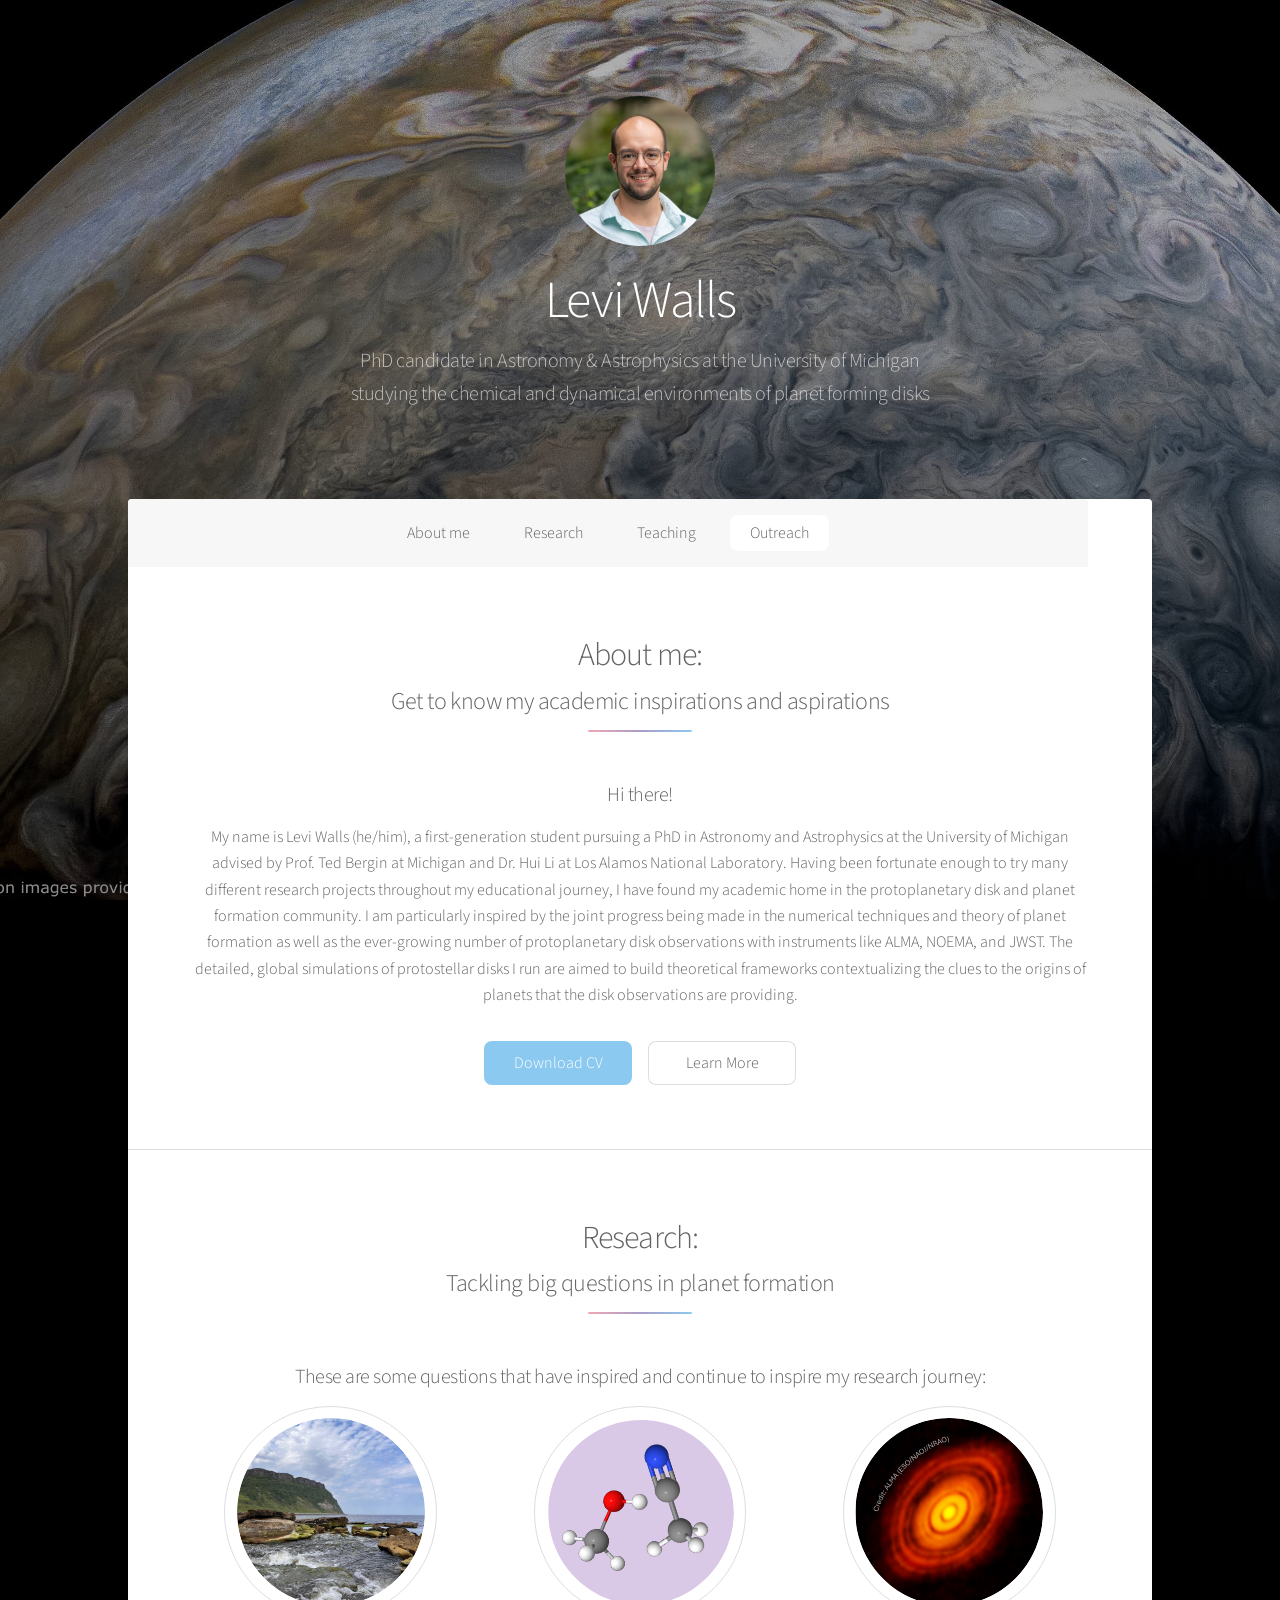
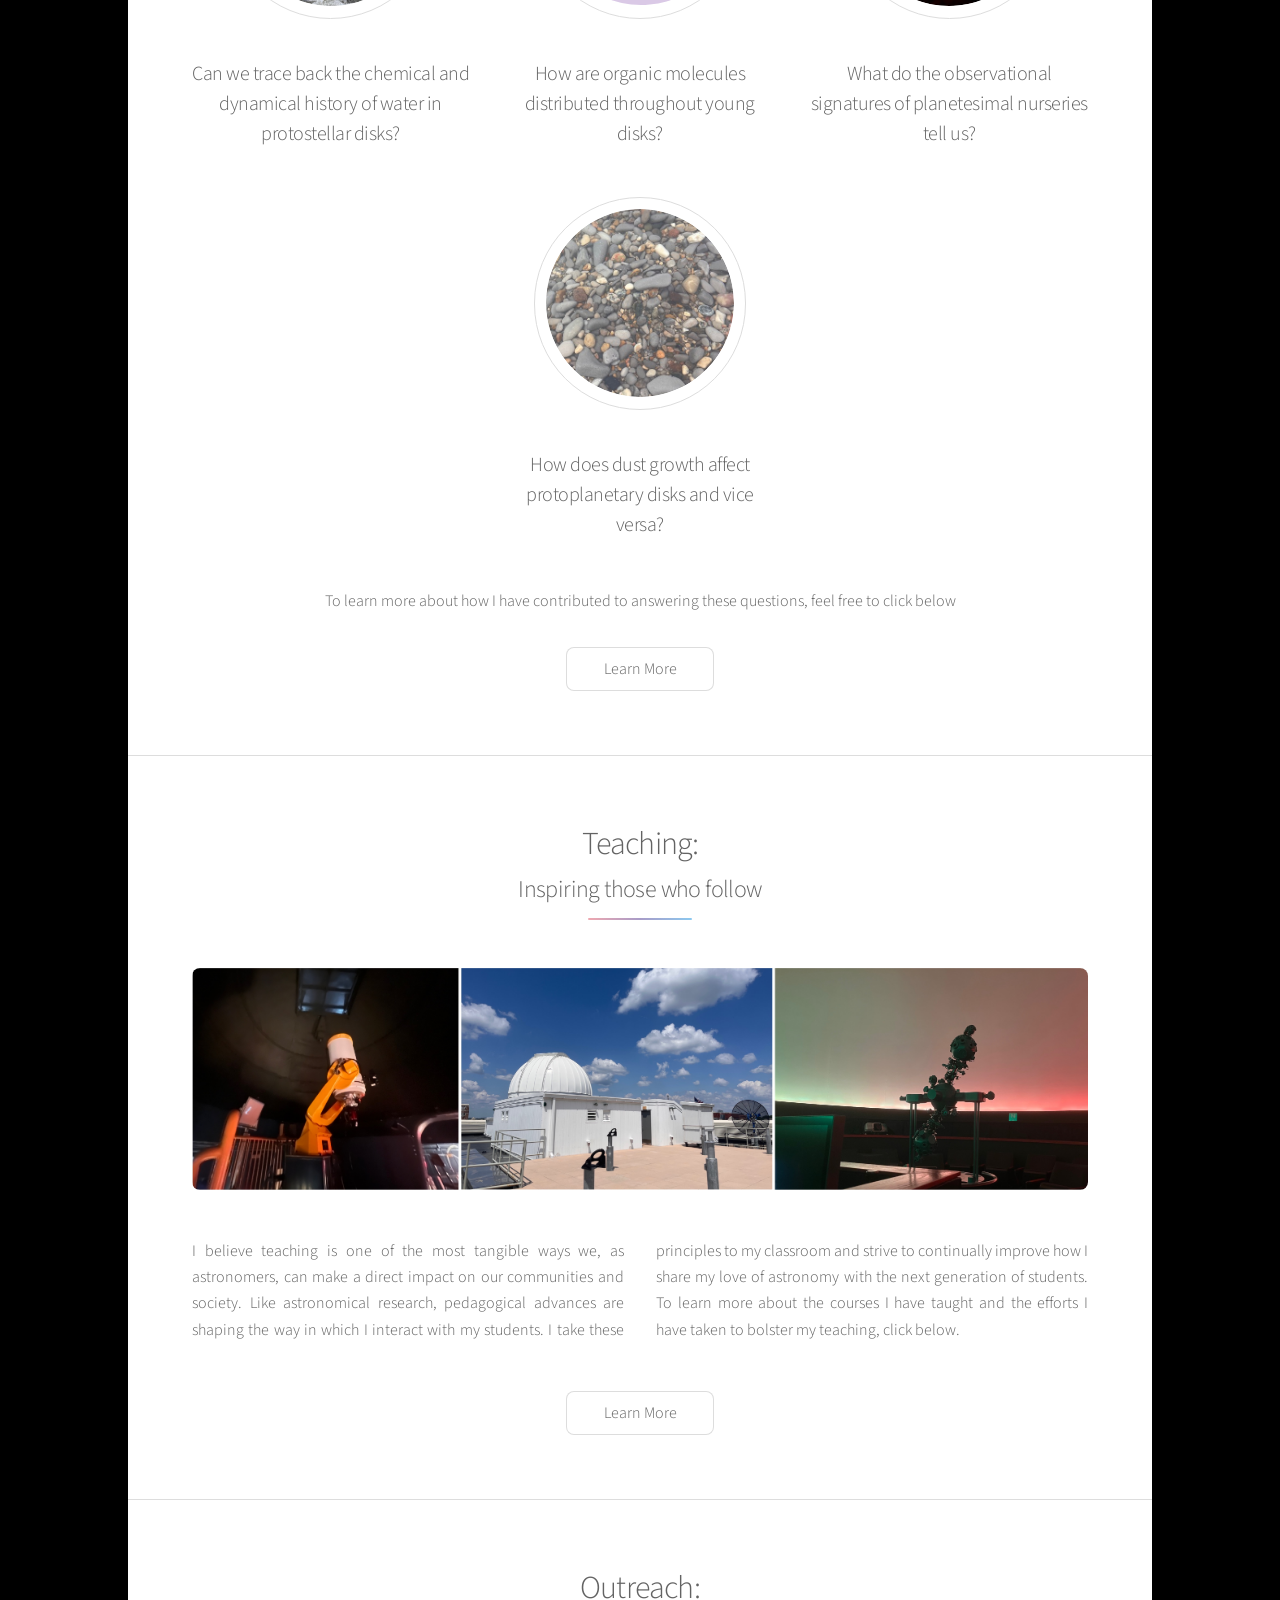
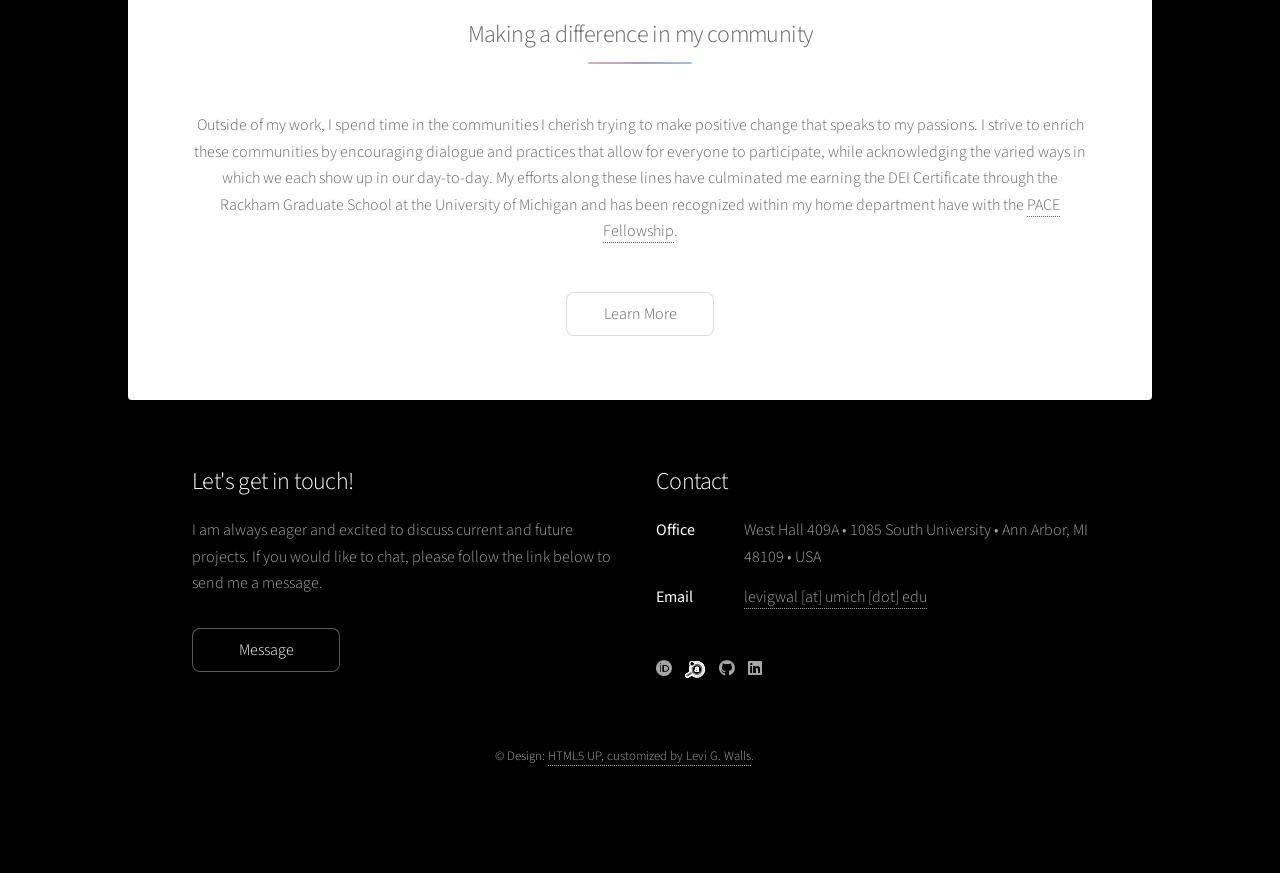
<file: index.html>
<!DOCTYPE HTML>
<!--
	Stellar by HTML5 UP
	html5up.net | @ajlkn
	Free for personal and commercial use under the CCA 3.0 license (html5up.net/license)
-->
<html>
	<head>
		<title>Levi Walls</title>
		<meta charset="utf-8" />
		<meta name="viewport" content="width=device-width, initial-scale=1, user-scalable=no" />
		<meta name="theme-color" content="#000000" />
		<link rel="stylesheet" href="assets/css/main.css" />
		<noscript><link rel="stylesheet" href="assets/css/noscript.css" /></noscript>
	</head>
	<body class="is-preload">

		<!-- Wrapper -->
			<div id="wrapper">

				<!-- Header -->
					<header id="header" class="alt">
						<span class="logo"><img src="images/face.svg" alt="" style="width: 150px; height: auto;" /></span>
						<h1>Levi Walls</I></h1>
						<p>PhD candidate in Astronomy & Astrophysics at the University of Michigan<br />
						studying the chemical and dynamical environments of planet forming disks</p>
					</header>

				<!-- Nav -->
					<nav id="nav">
						<ul>
							<li><a href="#AboutMe" class="active">About me</a></li>
							<li><a href="#Research">Research</a></li>
							<li><a href="#Teaching">Teaching </a></li>
							<li><a href="#Outreach">Outreach</a></li>
						</ul>
					</nav>

				<!-- Main -->
					<div id="main">

						<!-- Introduction -->
							<section id="AboutMe" class="main special">
									<header class="major with-subheader">
										<h2>About me:</h2>
										<p class="subheader">Get to know my academic inspirations and aspirations</p>
									</header>
									<div class="content">
									<h3>Hi there!</h3>
									<p> 
										My name is Levi Walls (he/him), a first-generation student pursuing a PhD in Astronomy and Astrophysics at the University of Michigan advised by Prof. Ted Bergin at Michigan and Dr. Hui Li at Los Alamos National Laboratory. 
										Having been fortunate enough to try many different research projects throughout my educational journey, I have found my academic home in the protoplanetary disk and planet formation community.
										I am particularly inspired by the joint progress being made in the numerical techniques and theory of planet formation as well as the ever-growing number of protoplanetary disk observations with instruments like ALMA, NOEMA, and JWST. 
										The detailed, global simulations of protostellar disks I run are aimed to build theoretical frameworks contextualizing the clues to the origins of planets that the disk observations are providing.
									</p>
											
									
									<ul class="actions special">
										<li><a href="files/WallsLevi_CV_Jul2026.pdf" class="button primary" download>Download CV</a></li> 
										<li><a href="aboutme.html" class="button">Learn More</a></li>
									</ul>


								</div>
							</section>

						<!-- First Section -->
							<section id="Research" class="main special">
								<header class="major with-subheader">
									<h2>Research:</h2>
									<p class="subheader">Tackling big questions in planet formation</p>
								</header>
								<h3>These are some questions that have inspired and continue to inspire my research journey: </h3>
								<ul class="features">
									<li>
										<!-- <span class="icon major style3 fa-copy"></span>-->
										<span class="icon major style5 custom-image-icon">
											<img src="images/scotland.svg" alt="" />
										</span>
										<h3>Can we trace back the chemical and dynamical history of water in protostellar disks?</h3>
									</li>
									<li>
										<!-- <span class="icon solid major style1 fa-code"></span> -->
										 <span class="icon major style5 custom-image-icon">
											<img src="images/coms.svg" alt="" />
										</span>
										<h3>How are organic molecules distributed throughout young disks?</h3>
									</li>
									<li>
										<span class="icon major style5 custom-image-icon">
											<img src="images/hltau.svg" alt="" />
										</span>
										<h3>What do the observational signatures of planetesimal nurseries tell us?</h3>
									</li>

									<li>
										<span class="icon major style5 custom-image-icon">
											<img src="images/mipebbles.svg" alt="" />
										</span>
										<h3>How does dust growth affect protoplanetary disks and vice versa?</h3>
									</li>
								</ul>
								<footer class="major">
									<p>To learn more about how I have contributed to answering these questions, feel free to click below</p>
									<ul class="actions special">
										<li><a href="research.html" class="button">Learn More</a></li>
									</ul>
								</footer>
							</section>

						<!-- Second Section -->
							<section id="Teaching" class="main special">
								<header class="major with-subheader">
									<h2>Teaching:</h2>
									<p class="subheader">Inspiring those who follow</p>
								</header>
								<span class="image main">
									<img src="images/angell.jpg" alt="Facilities used in teaching at Angell Hall. Left: 0.4 m Ritchey-Chretien reflector; Middle: Dome from the outside; Right: Zeiss ZKP 3/B projector in a 24-ft Astro-Tec dome" />
								</span>
								<p class="content">
									I believe teaching is one of the most tangible ways we, as astronomers, can make a direct impact on our communities and society. 
									Like astronomical research, pedagogical advances are shaping the way in which I interact with my students. 
									I take these principles to my classroom and strive to continually improve how I share my love of astronomy with the next generation of students.
									To learn more about the courses I have taught and the efforts I have taken to bolster my teaching, click below.
								</p>
								<footer class="major">
									<ul class="actions special">
										<li><a href="teaching.html" class="button">Learn More</a></li>
									</ul>
								</footer>
							</section>

						<!-- Get Started -->
							<section id="Outreach" class="main special">
								<header class="major with-subheader">
									<h2>Outreach:</h2>
									<p class="subheader">Making a difference in my community</p>
								</header>		
								
								<p>Outside of my work, I spend time in the communities I cherish trying to make positive change that speaks to my passions.
									I strive to enrich these communities by encouraging dialogue and practices that allow for everyone to participate, while acknowledging the varied ways in which we each show up in our day-to-day. 
									My efforts along these lines have culminated me earning the DEI Certificate through the Rackham Graduate School at the University of Michigan and has been recognized within my home department have with the <a href="https://rackham.umich.edu/faculty-and-staff/faculty-and-program-funding/pace-fellowship/" target="_blank" rel="noopener noreferrer">PACE Fellowship</a>.
								</p>						

								<footer class="major">
									<ul class="actions special">
										<!-- <li><a href="generic.html" class="button primary">Get Started</a></li> -->
										<li><a href="outreach.html" class="button">Learn More</a></li>
									</ul>
								</footer>
							</section>

					</div>

				<!-- Footer -->
					<footer id="footer">
						<section>
							<h2>Let's get in touch! </h2>
							<p>I am always eager and excited to discuss current and future projects. 
								If you would like to chat, please follow the link below to send me a message. </p>
							<ul class="actions">
								<li><a href="contact.html" class="button">Message</a></li>
							</ul>
						</section>
						<section>
							<h2>Contact</h2>
							<dl class="alt">
								<dt>Office</dt>
								<dd> West Hall 409A &bull; 1085 South University &bull; Ann Arbor, MI 48109 &bull; USA</dd>
								<!-- 
								<dt>Phone</dt>
								<dd>(000) 000-0000 x 0000</dd>
								-->
								<dt>Email</dt>
								<dd><a href="#">levigwal [at] umich [dot] edu</a></dd>
							</dl>
						<ul class="icons">
							<li><a href="https://orcid.org/0000-0001-6253-1630" class="icon brands fa-orcid" title="View my ORCID"><span class="label">ORCID</span></a></li>
							<li>
							<a href="https://ui.adsabs.harvard.edu/search/filter_author_facet_hier_fq_author=AND&filter_author_facet_hier_fq_author=author_facet_hier%3A%221%2FWalls%2C%20L%2FWalls%2C%20Levi%20G%22&fq=%7B!type%3Daqp%20v%3D%24fq_database%7D&fq=%7B!type%3Daqp%20v%3D%24fq_author%7D&fq_author=(author_facet_hier%3A%221%2FWalls%2C%20L%2FWalls%2C%20Levi%20G%22)&fq_database=(database%3Aastronomy%20OR%20database%3Aphysics)&q=author%3A%22Walls%2C%20L.G.%22&sort=date%20desc%2C%20bibcode%20desc&p_=0" title="Search my papers on NASA ADS" class="ads-link">
								<img src="images/ads_icon.svg" alt="ADS" class="ads-icon" />
							</a>
							</li>							
							<li><a href="https://github.com/walls032" class="icon brands fa-github" title="View my GitHub"><span class="label">GitHub</span></a></li>
							<li><a href="https://www.linkedin.com/in/levi-walls/" class="icon brands fa-linkedin" title="View my LinkedIn"><span class="label">LinkedIn</span></a></li>
						</ul>
						</section>
						<p class="copyright">&copy; Design: <a href="https://html5up.net">HTML5 UP, customized by Levi G. Walls</a>.</p>
					</footer>

			</div>

		<!-- Scripts -->
			<script src="assets/js/jquery.min.js"></script>
			<script src="assets/js/jquery.scrollex.min.js"></script>
			<script src="assets/js/jquery.scrolly.min.js"></script>
			<script src="assets/js/browser.min.js"></script>
			<script src="assets/js/breakpoints.min.js"></script>
			<script src="assets/js/util.js"></script>
			<script src="assets/js/main.js"></script>

	</body>
</html>
</file>
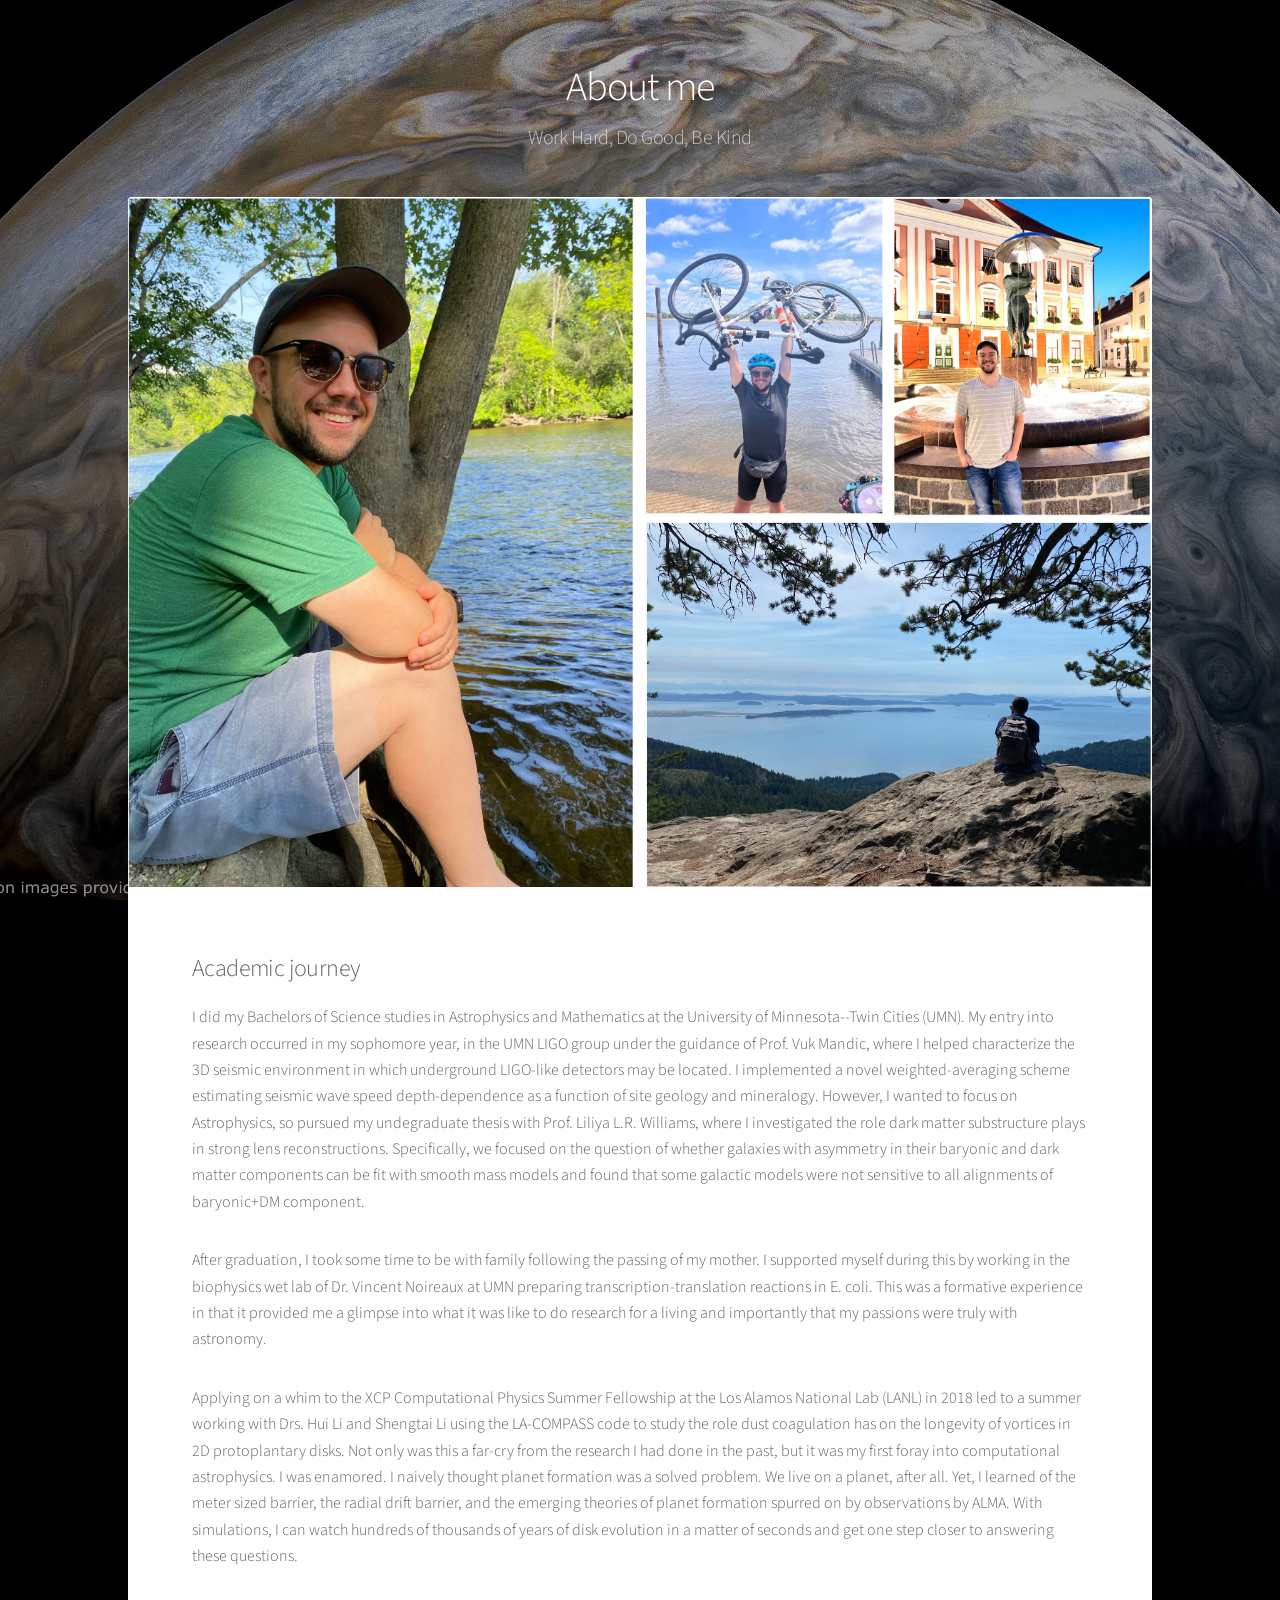
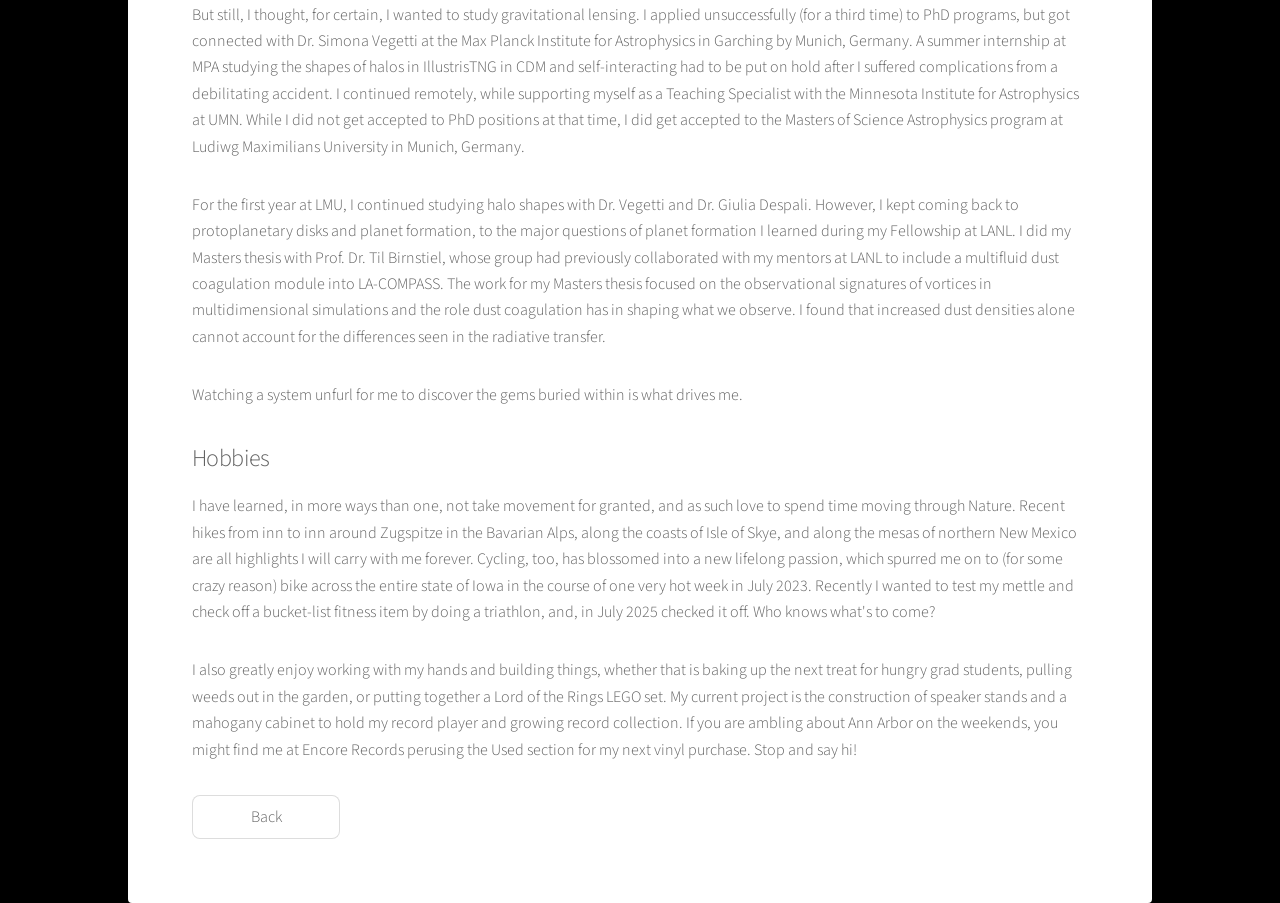
<file: aboutme.html>
<!DOCTYPE HTML>
<!--
	Stellar by HTML5 UP
	html5up.net | @ajlkn
	Free for personal and commercial use under the CCA 3.0 license (html5up.net/license)
-->
<html>
	<head>
		<title>Levi Walls | About Me</title>
		<meta charset="utf-8" />
		<meta name="viewport" content="width=device-width, initial-scale=1, user-scalable=no" />
		<meta name="theme-color" content="#000000" />
		<link rel="stylesheet" href="assets/css/main.css" />
		<noscript><link rel="stylesheet" href="assets/css/noscript.css" /></noscript>
	</head>
	<body class="is-preload">

		<!-- Wrapper -->
			<div id="wrapper">

				<!-- Header -->
					<header id="header">
						<h1>About me</h1>
						<p>Work Hard, Do Good, Be Kind</p>
					</header>

				<!-- Main -->
					<div id="main">

						<!-- Content -->
							<section id="content" class="main">
								<span class="image main">
									<img src="images/collage.jpg" alt="Collage of pictures with Levi. Left: By the Huron river; Top-left: Lifting bike over head after finishing RAGRBRAI; Top-right: Standing outside fountain in Tartu, Estonia city center; Bottom: Looking over islands near Puget Sound in Washington" />
								</span>
								
										<h2> Academic journey</h2>
										<p> I did my Bachelors of Science studies in Astrophysics and Mathematics at the University of Minnesota--Twin Cities (UMN). 
											My entry into research occurred in my sophomore year, in the UMN LIGO group under the guidance of Prof. Vuk Mandic, where I helped characterize the 3D seismic environment in which underground LIGO-like detectors may be located.  
											I implemented a novel weighted-averaging scheme estimating seismic wave speed depth-dependence as a function of site geology and mineralogy.
											However, I wanted to focus on Astrophysics, so pursued my undegraduate thesis with Prof. Liliya L.R. Williams, where I investigated the role dark matter substructure plays in strong lens reconstructions. 
											Specifically, we focused on the question of whether galaxies with asymmetry in their baryonic and dark matter components can be fit with smooth mass models and found that some galactic models were not sensitive to all alignments of baryonic+DM component.
 										</p>
										<p>
											After graduation, I took some time to be with family following the passing of my mother. 
											I supported myself during this by working in the biophysics wet lab of Dr. Vincent Noireaux at UMN preparing transcription-translation reactions in E. coli. 
											This was a formative experience in that it provided me a glimpse into what it was like to do research for a living and importantly that my passions were truly with astronomy.  
										</p>
										<p>	
											Applying on a whim to the XCP Computational Physics Summer Fellowship at the Los Alamos National Lab (LANL) in 2018 led to a summer working with Drs. Hui Li and Shengtai Li using the LA-COMPASS code to study the role dust coagulation has on the longevity of vortices in 2D protoplantary disks.
											Not only was this a far-cry from the research I had done in the past, but it was my first foray into computational astrophysics. I was enamored. 
											I naively thought planet formation was a solved problem. We live on a planet, after all. Yet, I learned of the meter sized barrier, the radial drift barrier, and the emerging theories of planet formation spurred on by observations by ALMA.
											With simulations, I can watch hundreds of thousands of years of disk evolution in a matter of seconds and get one step closer to answering these questions.
										</p>
										<p>	
											But still, I thought, for certain, I wanted to study gravitational lensing. 
											I applied unsuccessfully (for a third time) to PhD programs, but got connected with Dr. Simona Vegetti at the Max Planck Institute for Astrophysics in Garching by Munich, Germany.
											A summer internship at MPA studying the shapes of halos in IllustrisTNG in CDM and self-interacting had to be put on hold after I suffered complications from a debilitating accident. 
											I continued remotely, while supporting myself as a Teaching Specialist with the Minnesota Institute for Astrophysics at UMN. 
											While I did not get accepted to PhD positions at that time, I did get accepted to the Masters of Science Astrophysics program at Ludiwg Maximilians University in Munich, Germany.
										</p>
										<p>
											For the first year at LMU, I continued studying halo shapes with Dr. Vegetti and Dr. Giulia Despali.  However, I kept coming back to protoplanetary disks and planet formation, to the major questions of planet formation I learned during my Fellowship at LANL. 
											I did my Masters thesis with Prof. Dr. Til Birnstiel, whose group had previously collaborated with my mentors at LANL to include a multifluid dust coagulation module into LA-COMPASS. 
											The work for my Masters thesis focused on the observational signatures of vortices in multidimensional simulations and the role dust coagulation has in shaping what we observe. 
											I found that increased dust densities alone cannot account for the differences seen in the radiative transfer. 	
										</p>

										<p>	Watching a system unfurl for me to discover the gems buried within is what drives me.  
 										</p>

										<h2>Hobbies</h2>
										<p> 
											I have learned, in more ways than one, not take movement for granted, and as such love to spend time moving through Nature. Recent hikes from inn to inn around Zugspitze in the Bavarian Alps, along the coasts of Isle of Skye, and along the mesas of northern New Mexico are all highlights I will carry with me forever.
											Cycling, too, has blossomed into a new lifelong passion, which spurred me on to (for some crazy reason) bike across the entire state of Iowa in the course of one very hot week in July 2023. 
											Recently I wanted to test my mettle and check off a bucket-list fitness item by doing a triathlon, and, in July 2025 checked it off. Who knows what's to come? 
										</p>

										<p>
											I also greatly enjoy working with my hands and building things, whether that is baking up the next treat for hungry grad students, pulling weeds out in the garden, or putting together a Lord of the Rings LEGO set.
											My current project is the construction of speaker stands and a mahogany cabinet to hold my record player and growing record collection.
											If you are ambling about Ann Arbor on the weekends, you might find me at Encore Records perusing the Used section for my next vinyl purchase. Stop and say hi!
										</p>

										

										<h2></h2>


								<ul class="actions">
									<li><a href="index.html" class="button">Back</a></li>
								</ul>
							</section>

					</div>

		<!-- Scripts -->
			<script src="assets/js/jquery.min.js"></script>
			<script src="assets/js/jquery.scrollex.min.js"></script>
			<script src="assets/js/jquery.scrolly.min.js"></script>
			<script src="assets/js/browser.min.js"></script>
			<script src="assets/js/breakpoints.min.js"></script>
			<script src="assets/js/util.js"></script>
			<script src="assets/js/main.js"></script>

	</body>
</html>
</file>
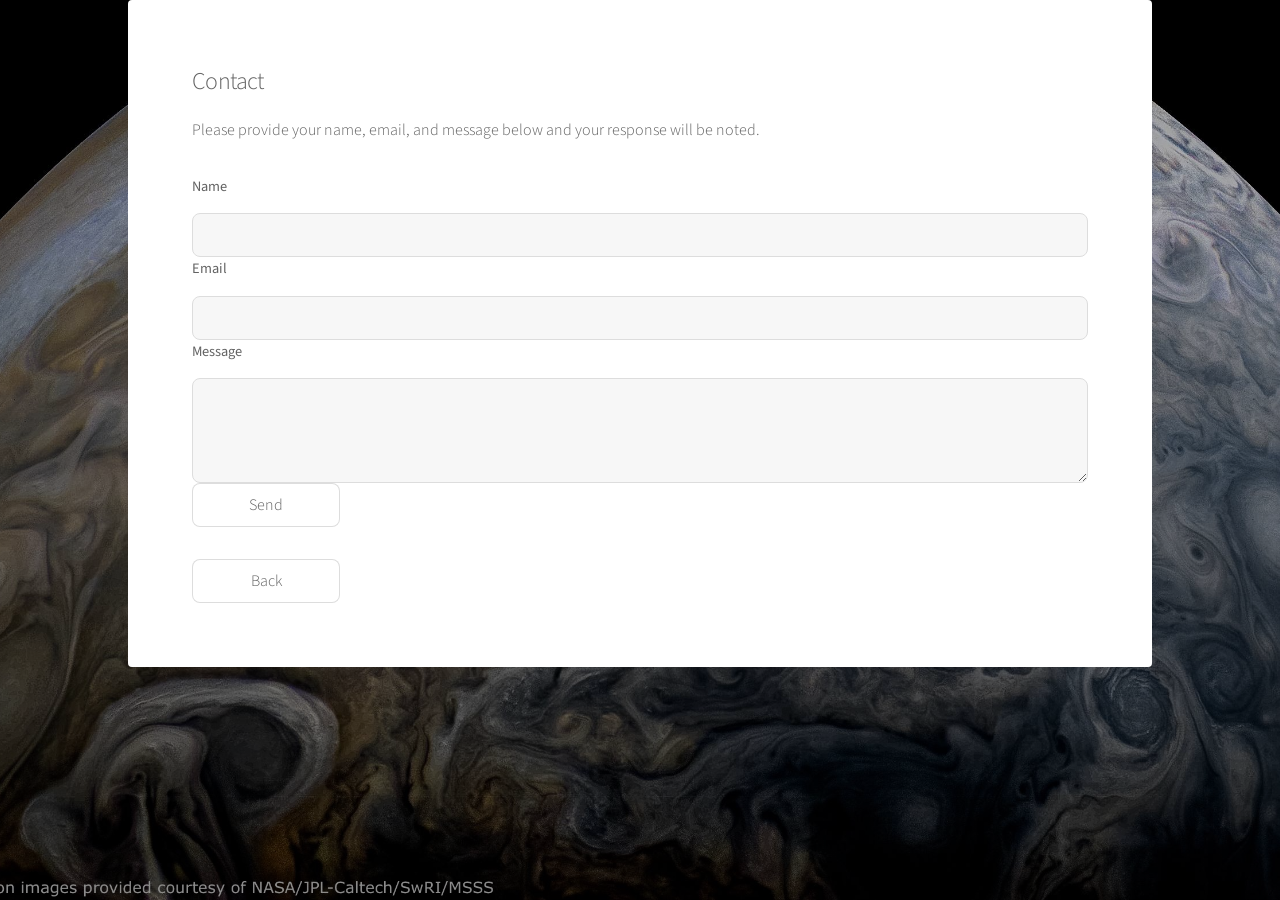
<file: contact.html>
<!DOCTYPE HTML>
<!--
	Stellar by HTML5 UP
	html5up.net | @ajlkn
	Free for personal and commercial use under the CCA 3.0 license (html5up.net/license)
-->
<html>
	<head>
		<title>Levi Walls | Contact</title>
		<meta charset="utf-8" />
		<meta name="viewport" content="width=device-width, initial-scale=1, user-scalable=no" />
		<meta name="theme-color" content="#000000" />
		<link rel="stylesheet" href="assets/css/main.css" />
		<noscript><link rel="stylesheet" href="assets/css/noscript.css" /></noscript>
	</head>
	<body class="is-preload">

		<!-- Wrapper -->
			<div id="wrapper">


				<!-- Main -->
					<div id="main">

						<!-- Content -->
                            <section id="content" class="main">
                                <h2>Contact</h2>
                                <p>Please provide your name, email, and message below and your response will be noted.</p>

                                <form method="post" action="https://formspree.io/f/xwvdwqla">
                                    <div class="fields">
                                        <div class="field">
                                            <label for="name">Name</label>
                                            <input type="text" name="name" id="name" />
                                        </div>
                                        <div class="field">
                                            <label for="email">Email</label>
                                            <input type="text" name="email" id="email" />
                                        </div>
                                        <div class="field">
                                            <label for="message">Message</label>
                                            <textarea name="message" id="message" rows="3"></textarea>
                                        </div>
                                    </div>
                                    <ul class="actions">
                                        <li><input type="submit" value="Send" /></li>
                                    </ul>
                                </form>

                                <ul class="actions">
                                <li><a href="index.html" class="button">Back</a></li>
                                </ul>
							</section>
					</div>


			</div>

		<!-- Scripts -->
			<script src="assets/js/jquery.min.js"></script>
			<script src="assets/js/jquery.scrollex.min.js"></script>
			<script src="assets/js/jquery.scrolly.min.js"></script>
			<script src="assets/js/browser.min.js"></script>
			<script src="assets/js/breakpoints.min.js"></script>
			<script src="assets/js/util.js"></script>
			<script src="assets/js/main.js"></script>

	</body>
</html>
</file>
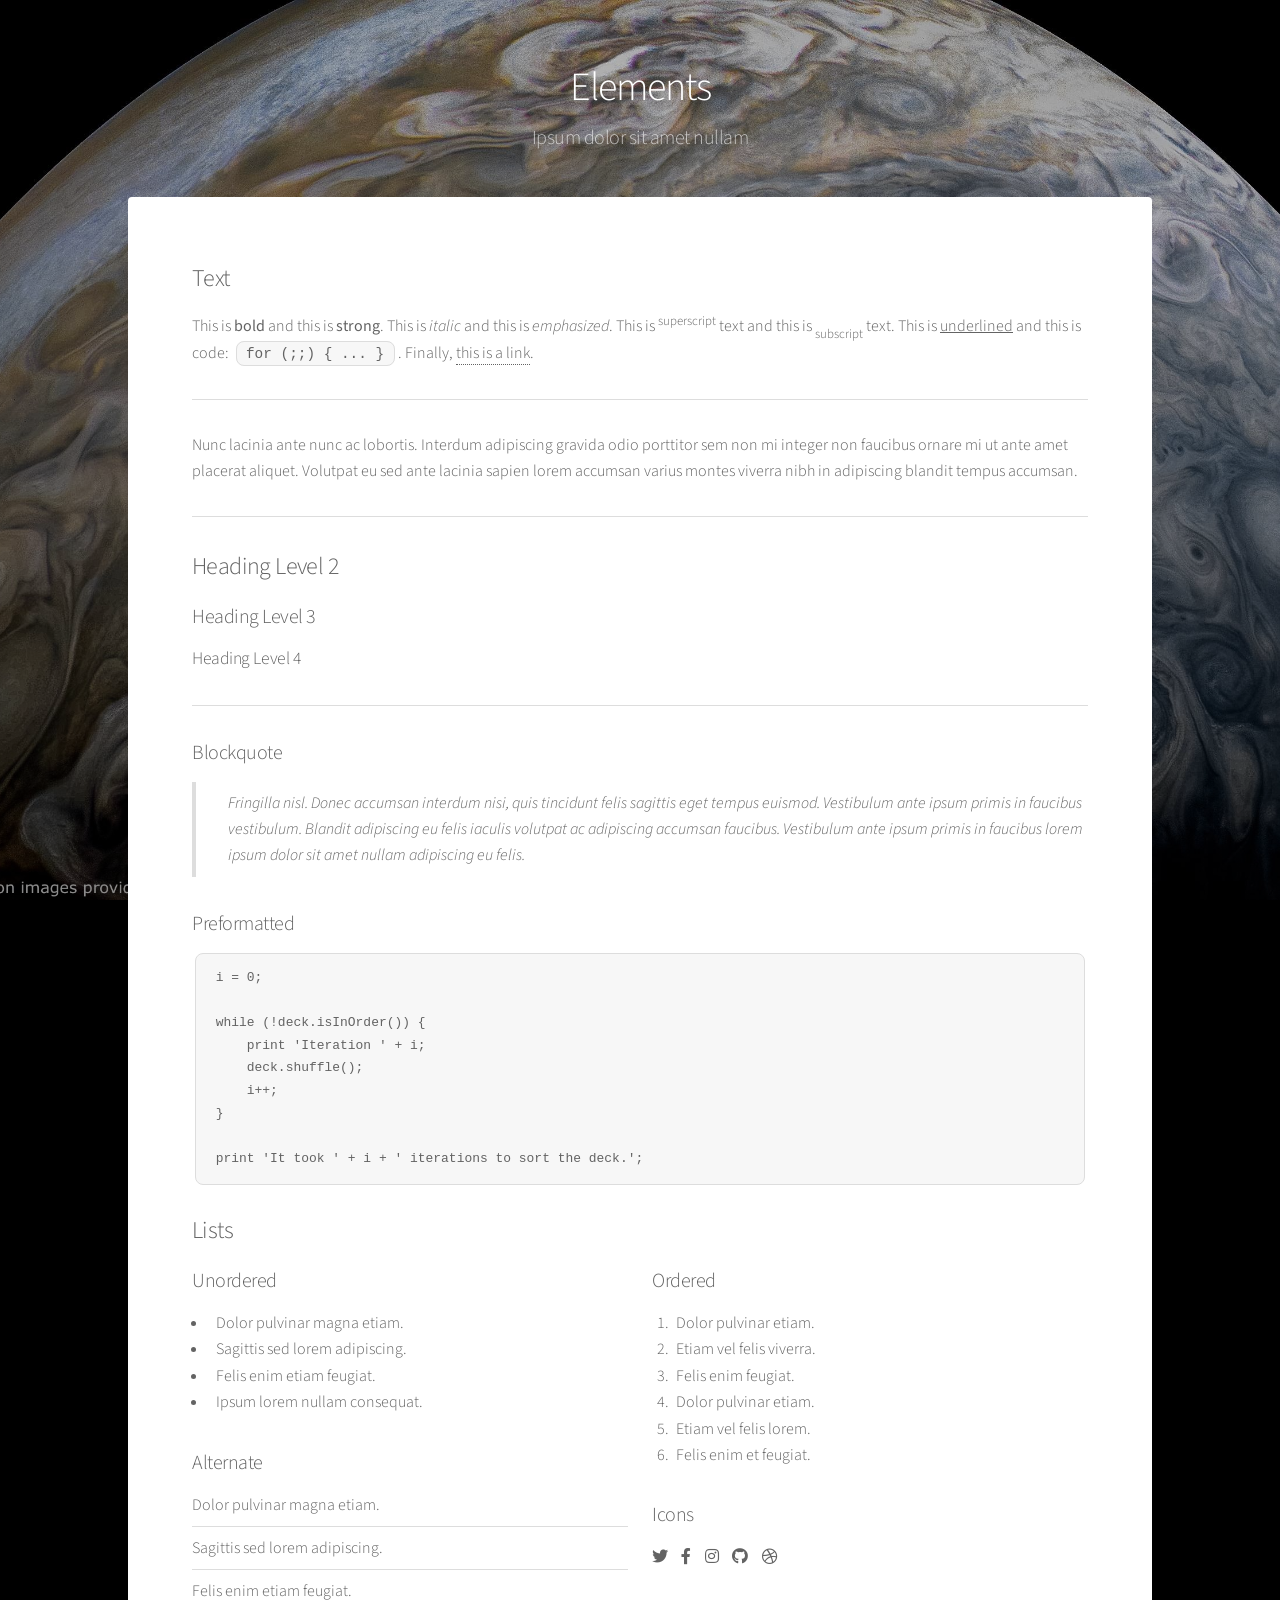
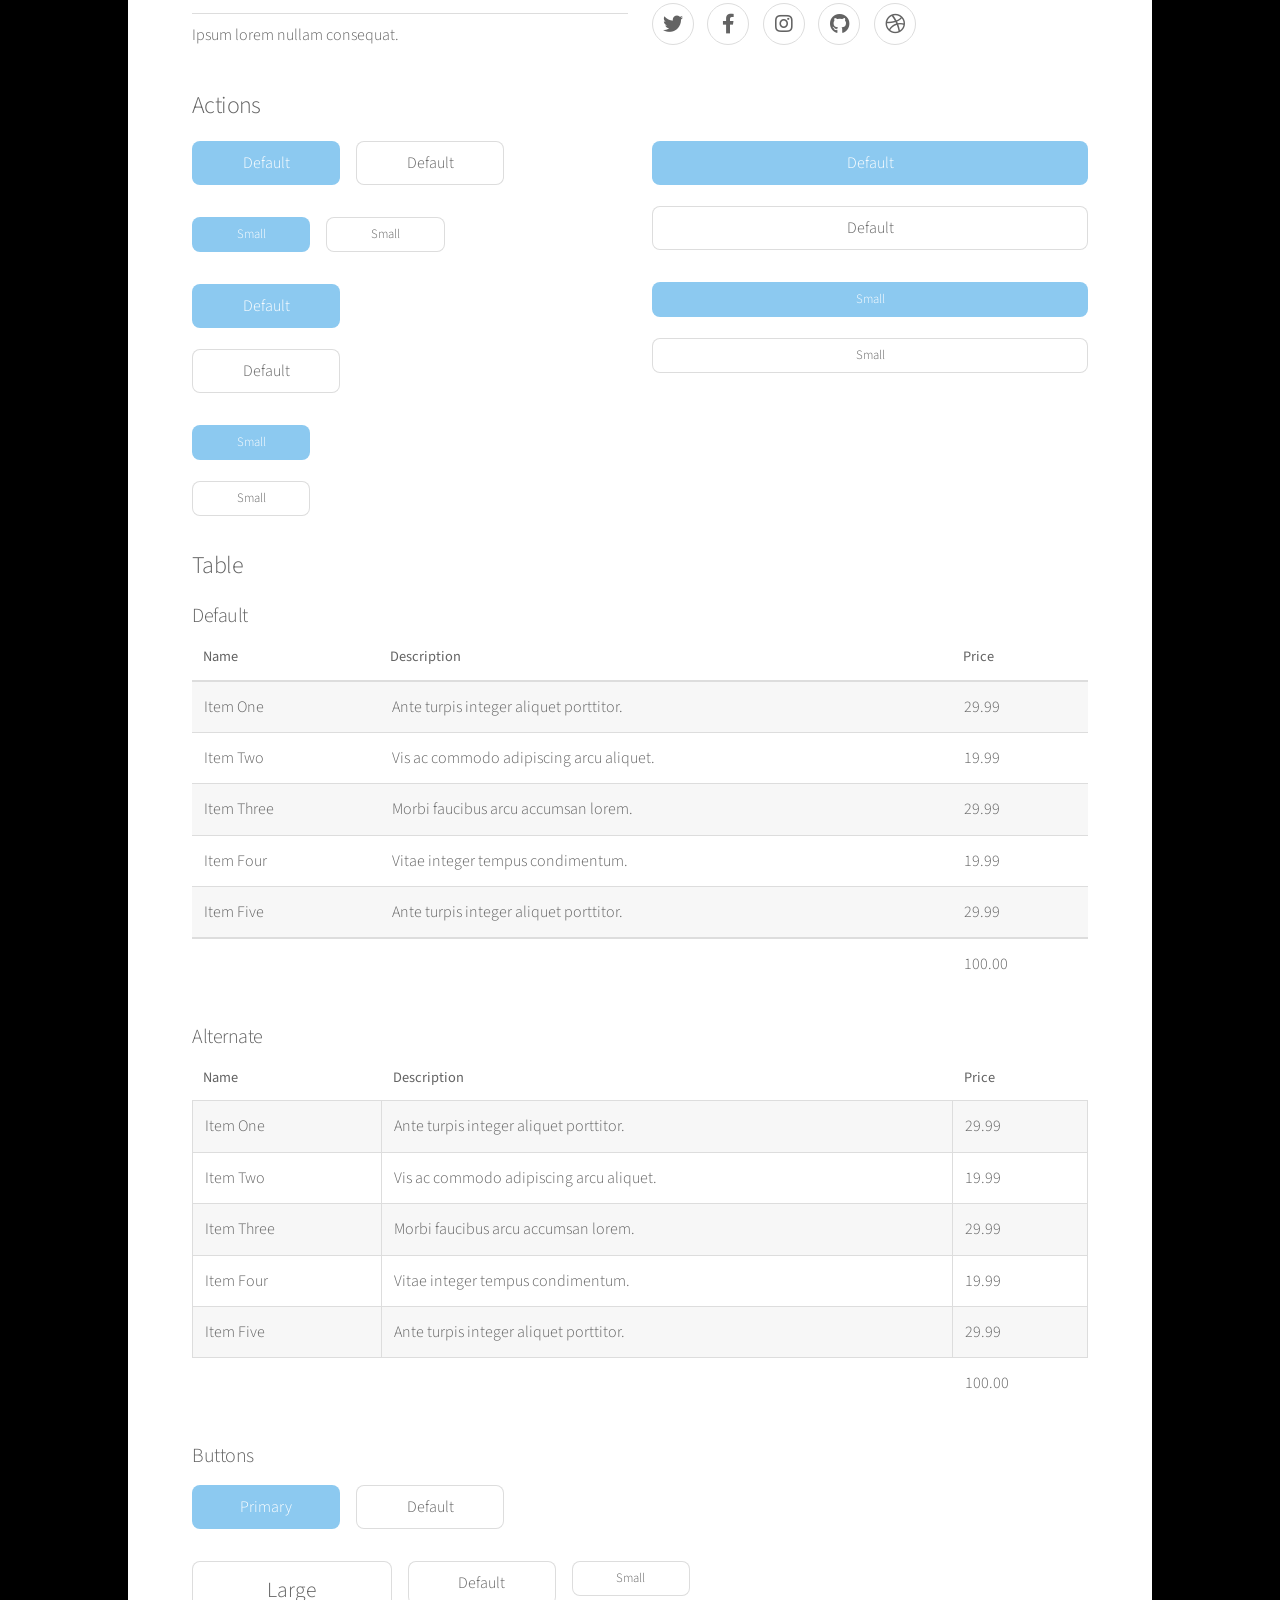
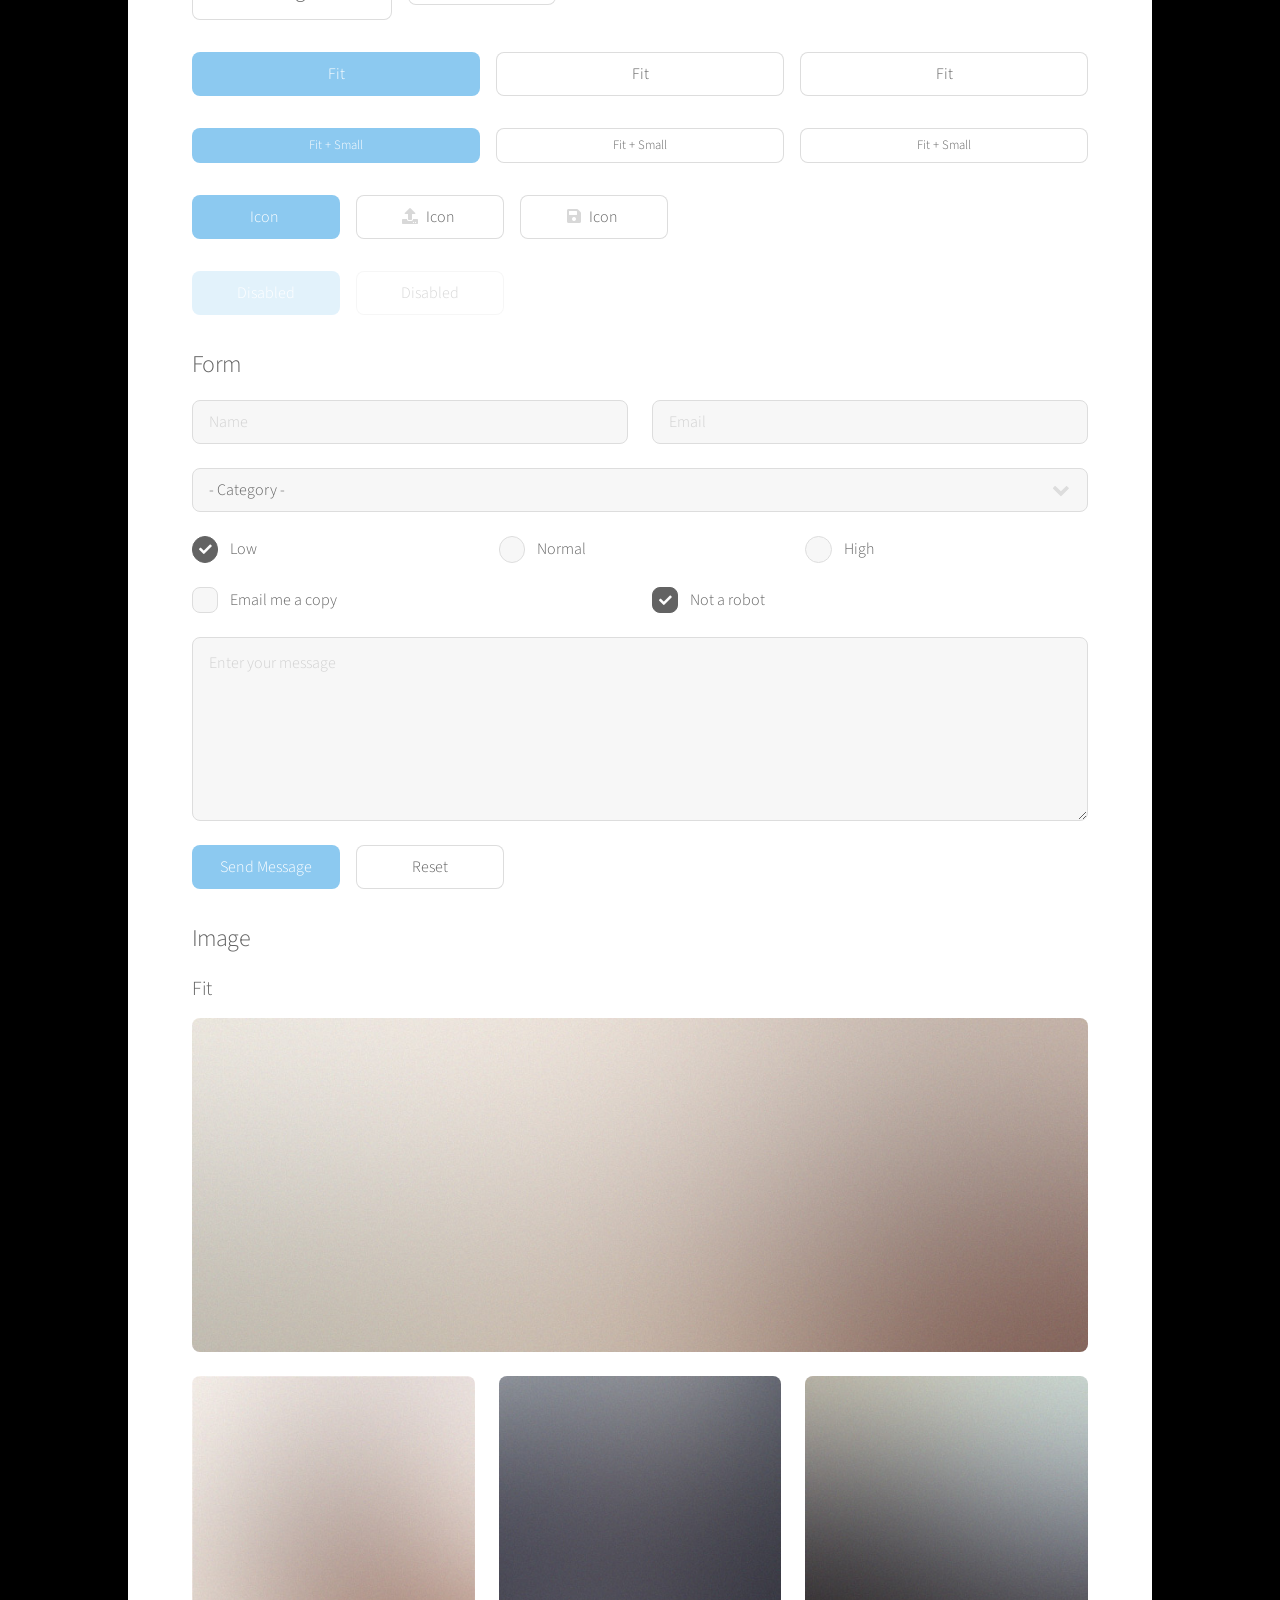
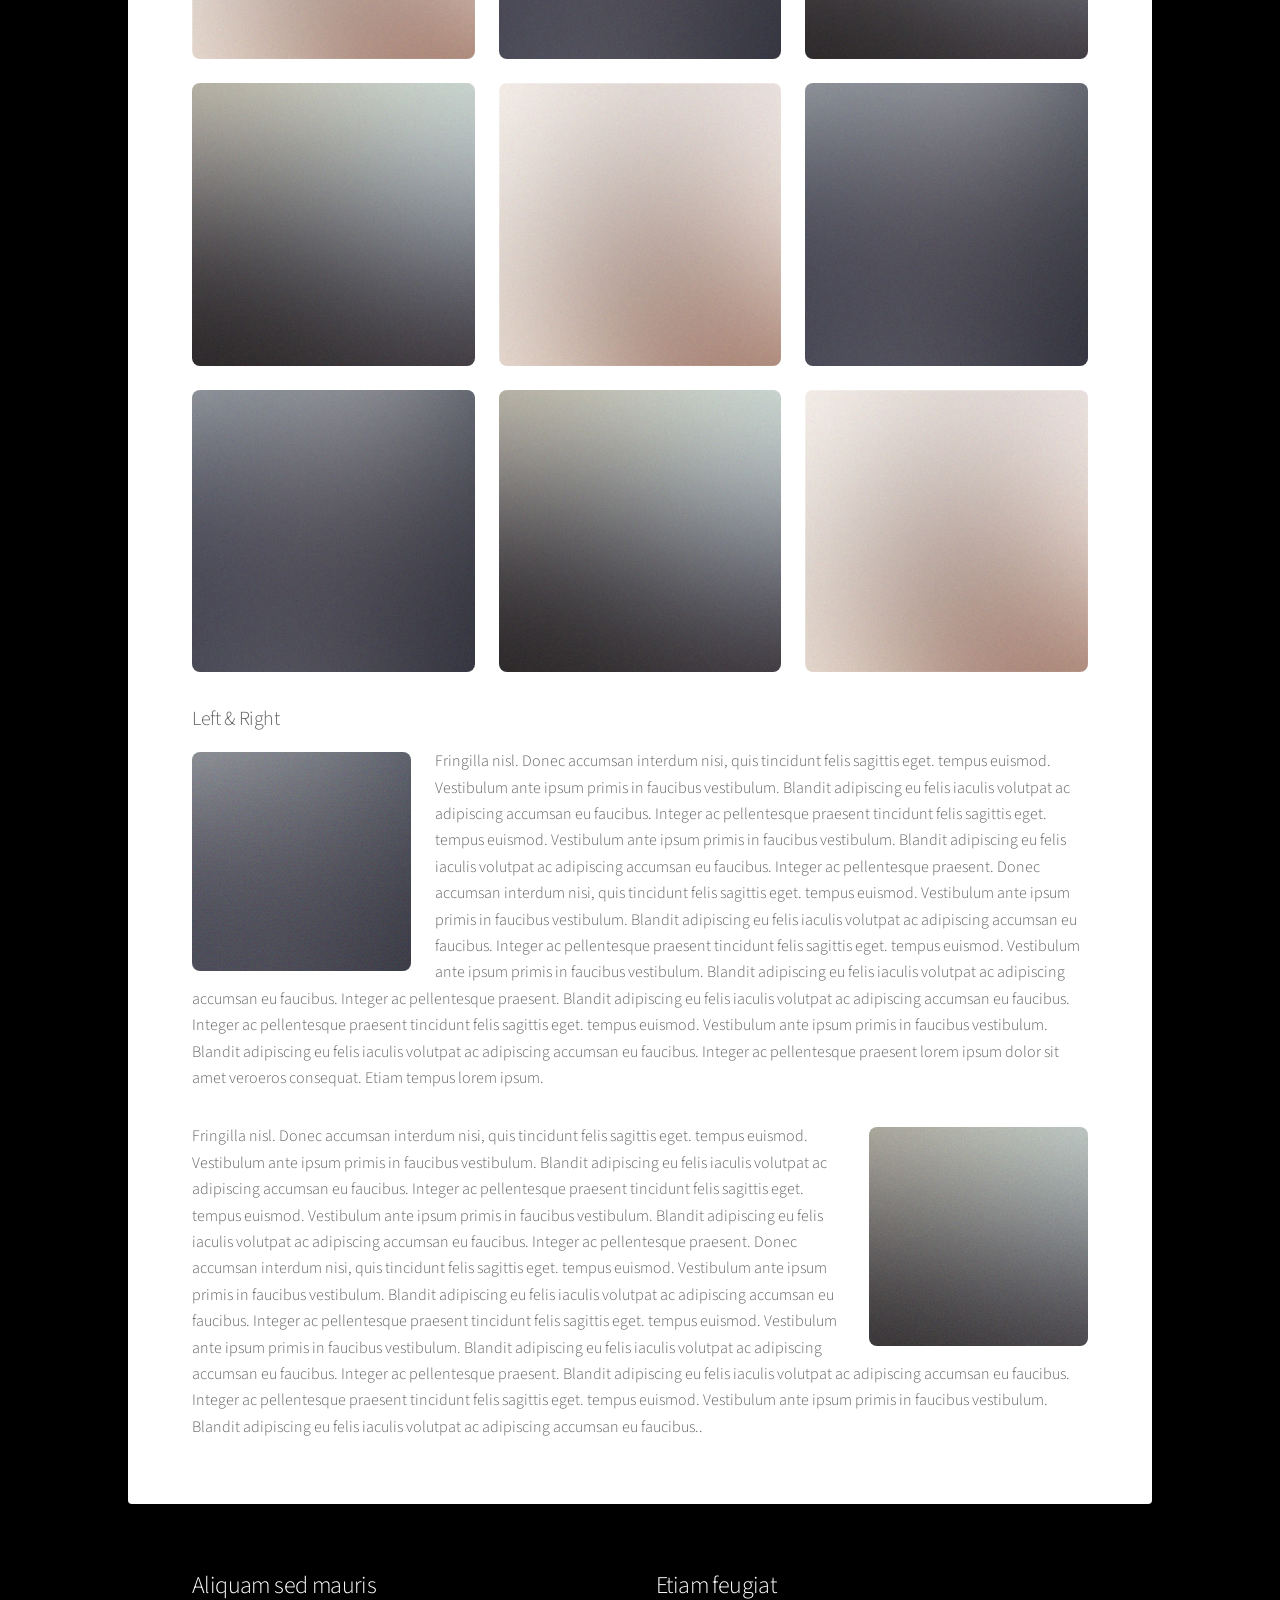
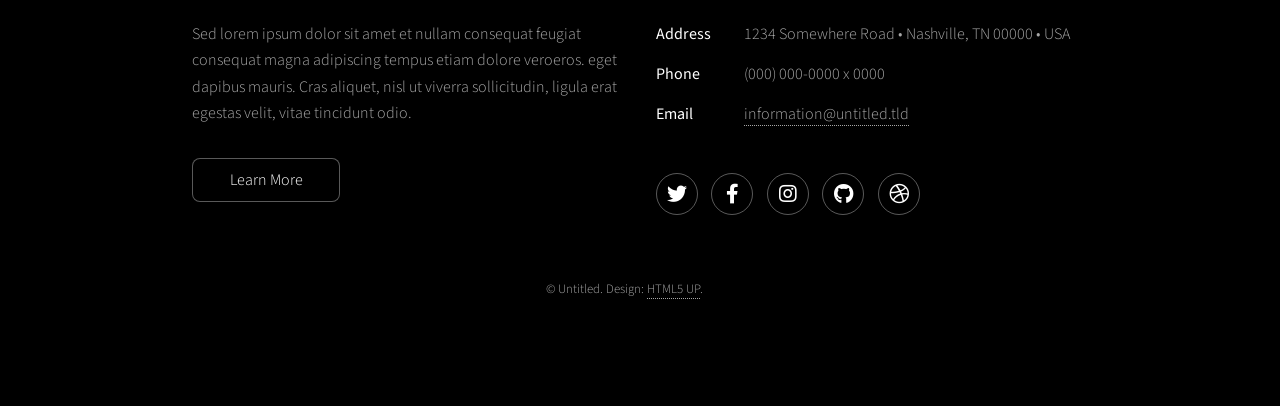
<file: elements.html>
<!DOCTYPE HTML>
<!--
	Stellar by HTML5 UP
	html5up.net | @ajlkn
	Free for personal and commercial use under the CCA 3.0 license (html5up.net/license)
-->
<html>
	<head>
		<title>Elements - Stellar by HTML5 UP</title>
		<meta charset="utf-8" />
		<meta name="viewport" content="width=device-width, initial-scale=1, user-scalable=no" />
		<link rel="stylesheet" href="assets/css/main.css" />
		<noscript><link rel="stylesheet" href="assets/css/noscript.css" /></noscript>
	</head>
	<body class="is-preload">

		<!-- Wrapper -->
			<div id="wrapper">

				<!-- Header -->
					<header id="header">
						<h1>Elements</h1>
						<p>Ipsum dolor sit amet nullam</p>
					</header>

				<!-- Main -->
					<div id="main">

						<!-- Content -->
							<section id="content" class="main">

								<!-- Text -->
									<section>
										<h2>Text</h2>
										<p>This is <b>bold</b> and this is <strong>strong</strong>. This is <i>italic</i> and this is <em>emphasized</em>.
										This is <sup>superscript</sup> text and this is <sub>subscript</sub> text.
										This is <u>underlined</u> and this is code: <code>for (;;) { ... }</code>. Finally, <a href="#">this is a link</a>.</p>
										<hr />
										<p>Nunc lacinia ante nunc ac lobortis. Interdum adipiscing gravida odio porttitor sem non mi integer non faucibus ornare mi ut ante amet placerat aliquet. Volutpat eu sed ante lacinia sapien lorem accumsan varius montes viverra nibh in adipiscing blandit tempus accumsan.</p>
										<hr />
										<h2>Heading Level 2</h2>
										<h3>Heading Level 3</h3>
										<h4>Heading Level 4</h4>
										<hr />
										<h3>Blockquote</h3>
										<blockquote>Fringilla nisl. Donec accumsan interdum nisi, quis tincidunt felis sagittis eget tempus euismod. Vestibulum ante ipsum primis in faucibus vestibulum. Blandit adipiscing eu felis iaculis volutpat ac adipiscing accumsan faucibus. Vestibulum ante ipsum primis in faucibus lorem ipsum dolor sit amet nullam adipiscing eu felis.</blockquote>
										<h3>Preformatted</h3>
										<pre><code>i = 0;

while (!deck.isInOrder()) {
    print 'Iteration ' + i;
    deck.shuffle();
    i++;
}

print 'It took ' + i + ' iterations to sort the deck.';</code></pre>
									</section>

								<!-- Lists -->
									<section>
										<h2>Lists</h2>
										<div class="row">
											<div class="col-6 col-12-medium">
												<h3>Unordered</h3>
												<ul>
													<li>Dolor pulvinar magna etiam.</li>
													<li>Sagittis sed lorem adipiscing.</li>
													<li>Felis enim etiam feugiat.</li>
													<li>Ipsum lorem nullam consequat.</li>
												</ul>
												<h3>Alternate</h3>
												<ul class="alt">
													<li>Dolor pulvinar magna etiam.</li>
													<li>Sagittis sed lorem adipiscing.</li>
													<li>Felis enim etiam feugiat.</li>
													<li>Ipsum lorem nullam consequat.</li>
												</ul>
											</div>
											<div class="col-6 col-12-medium">
												<h3>Ordered</h3>
												<ol>
													<li>Dolor pulvinar etiam.</li>
													<li>Etiam vel felis viverra.</li>
													<li>Felis enim feugiat.</li>
													<li>Dolor pulvinar etiam.</li>
													<li>Etiam vel felis lorem.</li>
													<li>Felis enim et feugiat.</li>
												</ol>
												<h3>Icons</h3>
												<ul class="icons">
													<li><a href="#" class="icon brands fa-twitter"><span class="label">Twitter</span></a></li>
													<li><a href="#" class="icon brands fa-facebook-f"><span class="label">Facebook</span></a></li>
													<li><a href="#" class="icon brands fa-instagram"><span class="label">Instagram</span></a></li>
													<li><a href="#" class="icon brands fa-github"><span class="label">GitHub</span></a></li>
													<li><a href="#" class="icon brands fa-dribbble"><span class="label">Dribbble</span></a></li>
												</ul>
												<ul class="icons">
													<li><a href="#" class="icon brands alt fa-twitter"><span class="label">Twitter</span></a></li>
													<li><a href="#" class="icon brands alt fa-facebook-f"><span class="label">Facebook</span></a></li>
													<li><a href="#" class="icon brands alt fa-instagram"><span class="label">Instagram</span></a></li>
													<li><a href="#" class="icon brands alt fa-github"><span class="label">GitHub</span></a></li>
													<li><a href="#" class="icon brands alt fa-dribbble"><span class="label">Dribbble</span></a></li>
												</ul>
											</div>
										</div>
										<h2>Actions</h2>
										<div class="row">
											<div class="col-6 col-12-medium">
												<ul class="actions">
													<li><a href="#" class="button primary">Default</a></li>
													<li><a href="#" class="button">Default</a></li>
												</ul>
												<ul class="actions small">
													<li><a href="#" class="button primary small">Small</a></li>
													<li><a href="#" class="button small">Small</a></li>
												</ul>
												<ul class="actions stacked">
													<li><a href="#" class="button primary">Default</a></li>
													<li><a href="#" class="button">Default</a></li>
												</ul>
												<ul class="actions stacked">
													<li><a href="#" class="button primary small">Small</a></li>
													<li><a href="#" class="button small">Small</a></li>
												</ul>
											</div>
											<div class="col-6 col-12-medium">
												<ul class="actions stacked">
													<li><a href="#" class="button primary fit">Default</a></li>
													<li><a href="#" class="button fit">Default</a></li>
												</ul>
												<ul class="actions stacked">
													<li><a href="#" class="button primary small fit">Small</a></li>
													<li><a href="#" class="button small fit">Small</a></li>
												</ul>
											</div>
										</div>
									</section>

								<!-- Table -->
									<section>
										<h2>Table</h2>
										<h3>Default</h3>
										<div class="table-wrapper">
											<table>
												<thead>
													<tr>
														<th>Name</th>
														<th>Description</th>
														<th>Price</th>
													</tr>
												</thead>
												<tbody>
													<tr>
														<td>Item One</td>
														<td>Ante turpis integer aliquet porttitor.</td>
														<td>29.99</td>
													</tr>
													<tr>
														<td>Item Two</td>
														<td>Vis ac commodo adipiscing arcu aliquet.</td>
														<td>19.99</td>
													</tr>
													<tr>
														<td>Item Three</td>
														<td> Morbi faucibus arcu accumsan lorem.</td>
														<td>29.99</td>
													</tr>
													<tr>
														<td>Item Four</td>
														<td>Vitae integer tempus condimentum.</td>
														<td>19.99</td>
													</tr>
													<tr>
														<td>Item Five</td>
														<td>Ante turpis integer aliquet porttitor.</td>
														<td>29.99</td>
													</tr>
												</tbody>
												<tfoot>
													<tr>
														<td colspan="2"></td>
														<td>100.00</td>
													</tr>
												</tfoot>
											</table>
										</div>

										<h3>Alternate</h3>
										<div class="table-wrapper">
											<table class="alt">
												<thead>
													<tr>
														<th>Name</th>
														<th>Description</th>
														<th>Price</th>
													</tr>
												</thead>
												<tbody>
													<tr>
														<td>Item One</td>
														<td>Ante turpis integer aliquet porttitor.</td>
														<td>29.99</td>
													</tr>
													<tr>
														<td>Item Two</td>
														<td>Vis ac commodo adipiscing arcu aliquet.</td>
														<td>19.99</td>
													</tr>
													<tr>
														<td>Item Three</td>
														<td> Morbi faucibus arcu accumsan lorem.</td>
														<td>29.99</td>
													</tr>
													<tr>
														<td>Item Four</td>
														<td>Vitae integer tempus condimentum.</td>
														<td>19.99</td>
													</tr>
													<tr>
														<td>Item Five</td>
														<td>Ante turpis integer aliquet porttitor.</td>
														<td>29.99</td>
													</tr>
												</tbody>
												<tfoot>
													<tr>
														<td colspan="2"></td>
														<td>100.00</td>
													</tr>
												</tfoot>
											</table>
										</div>
									</section>

								<!-- Buttons -->
									<section>
										<h3>Buttons</h3>
										<ul class="actions">
											<li><a href="#" class="button primary">Primary</a></li>
											<li><a href="#" class="button">Default</a></li>
										</ul>
										<ul class="actions">
											<li><a href="#" class="button large">Large</a></li>
											<li><a href="#" class="button">Default</a></li>
											<li><a href="#" class="button small">Small</a></li>
										</ul>
										<ul class="actions fit">
											<li><a href="#" class="button primary fit">Fit</a></li>
											<li><a href="#" class="button fit">Fit</a></li>
											<li><a href="#" class="button fit">Fit</a></li>
										</ul>
										<ul class="actions fit small">
											<li><a href="#" class="button primary fit small">Fit + Small</a></li>
											<li><a href="#" class="button fit small">Fit + Small</a></li>
											<li><a href="#" class="button fit small">Fit + Small</a></li>
										</ul>
										<ul class="actions">
											<li><a href="#" class="button primary icon solidfa-download">Icon</a></li>
											<li><a href="#" class="button icon solid fa-upload">Icon</a></li>
											<li><a href="#" class="button icon solid fa-save">Icon</a></li>
										</ul>
										<ul class="actions">
											<li><span class="button primary disabled">Disabled</span></li>
											<li><span class="button disabled">Disabled</span></li>
										</ul>
									</section>

								<!-- Form -->
									<section>
										<h2>Form</h2>
										<form method="post" action="#">
											<div class="row gtr-uniform">
												<div class="col-6 col-12-xsmall">
													<input type="text" name="demo-name" id="demo-name" value="" placeholder="Name" />
												</div>
												<div class="col-6 col-12-xsmall">
													<input type="email" name="demo-email" id="demo-email" value="" placeholder="Email" />
												</div>
												<div class="col-12">
													<select name="demo-category" id="demo-category">
														<option value="">- Category -</option>
														<option value="1">Manufacturing</option>
														<option value="1">Shipping</option>
														<option value="1">Administration</option>
														<option value="1">Human Resources</option>
													</select>
												</div>
												<div class="col-4 col-12-small">
													<input type="radio" id="demo-priority-low" name="demo-priority" checked>
													<label for="demo-priority-low">Low</label>
												</div>
												<div class="col-4 col-12-small">
													<input type="radio" id="demo-priority-normal" name="demo-priority">
													<label for="demo-priority-normal">Normal</label>
												</div>
												<div class="col-4 col-12-small">
													<input type="radio" id="demo-priority-high" name="demo-priority">
													<label for="demo-priority-high">High</label>
												</div>
												<div class="col-6 col-12-small">
													<input type="checkbox" id="demo-copy" name="demo-copy">
													<label for="demo-copy">Email me a copy</label>
												</div>
												<div class="col-6 col-12-small">
													<input type="checkbox" id="demo-human" name="demo-human" checked>
													<label for="demo-human">Not a robot</label>
												</div>
												<div class="col-12">
													<textarea name="demo-message" id="demo-message" placeholder="Enter your message" rows="6"></textarea>
												</div>
												<div class="col-12">
													<ul class="actions">
														<li><input type="submit" value="Send Message" class="primary" /></li>
														<li><input type="reset" value="Reset" /></li>
													</ul>
												</div>
											</div>
										</form>
									</section>

								<!-- Image -->
									<section>
										<h2>Image</h2>
										<h3>Fit</h3>
										<div class="box alt">
											<div class="row gtr-uniform">
												<div class="col-12"><span class="image fit"><img src="images/pic04.jpg" alt="" /></span></div>
												<div class="col-4"><span class="image fit"><img src="images/pic01.jpg" alt="" /></span></div>
												<div class="col-4"><span class="image fit"><img src="images/pic02.jpg" alt="" /></span></div>
												<div class="col-4"><span class="image fit"><img src="images/pic03.jpg" alt="" /></span></div>
												<div class="col-4"><span class="image fit"><img src="images/pic03.jpg" alt="" /></span></div>
												<div class="col-4"><span class="image fit"><img src="images/pic01.jpg" alt="" /></span></div>
												<div class="col-4"><span class="image fit"><img src="images/pic02.jpg" alt="" /></span></div>
												<div class="col-4"><span class="image fit"><img src="images/pic02.jpg" alt="" /></span></div>
												<div class="col-4"><span class="image fit"><img src="images/pic03.jpg" alt="" /></span></div>
												<div class="col-4"><span class="image fit"><img src="images/pic01.jpg" alt="" /></span></div>
											</div>
										</div>
										<h3>Left &amp; Right</h3>
										<p><span class="image left"><img src="images/pic05.jpg" alt="" /></span>Fringilla nisl. Donec accumsan interdum nisi, quis tincidunt felis sagittis eget. tempus euismod. Vestibulum ante ipsum primis in faucibus vestibulum. Blandit adipiscing eu felis iaculis volutpat ac adipiscing accumsan eu faucibus. Integer ac pellentesque praesent tincidunt felis sagittis eget. tempus euismod. Vestibulum ante ipsum primis in faucibus vestibulum. Blandit adipiscing eu felis iaculis volutpat ac adipiscing accumsan eu faucibus. Integer ac pellentesque praesent. Donec accumsan interdum nisi, quis tincidunt felis sagittis eget. tempus euismod. Vestibulum ante ipsum primis in faucibus vestibulum. Blandit adipiscing eu felis iaculis volutpat ac adipiscing accumsan eu faucibus. Integer ac pellentesque praesent tincidunt felis sagittis eget. tempus euismod. Vestibulum ante ipsum primis in faucibus vestibulum. Blandit adipiscing eu felis iaculis volutpat ac adipiscing accumsan eu faucibus. Integer ac pellentesque praesent. Blandit adipiscing eu felis iaculis volutpat ac adipiscing accumsan eu faucibus. Integer ac pellentesque praesent tincidunt felis sagittis eget. tempus euismod. Vestibulum ante ipsum primis in faucibus vestibulum. Blandit adipiscing eu felis iaculis volutpat ac adipiscing accumsan eu faucibus. Integer ac pellentesque praesent lorem ipsum dolor sit amet veroeros consequat. Etiam tempus lorem ipsum.</p>
										<p><span class="image right"><img src="images/pic06.jpg" alt="" /></span>Fringilla nisl. Donec accumsan interdum nisi, quis tincidunt felis sagittis eget. tempus euismod. Vestibulum ante ipsum primis in faucibus vestibulum. Blandit adipiscing eu felis iaculis volutpat ac adipiscing accumsan eu faucibus. Integer ac pellentesque praesent tincidunt felis sagittis eget. tempus euismod. Vestibulum ante ipsum primis in faucibus vestibulum. Blandit adipiscing eu felis iaculis volutpat ac adipiscing accumsan eu faucibus. Integer ac pellentesque praesent. Donec accumsan interdum nisi, quis tincidunt felis sagittis eget. tempus euismod. Vestibulum ante ipsum primis in faucibus vestibulum. Blandit adipiscing eu felis iaculis volutpat ac adipiscing accumsan eu faucibus. Integer ac pellentesque praesent tincidunt felis sagittis eget. tempus euismod. Vestibulum ante ipsum primis in faucibus vestibulum. Blandit adipiscing eu felis iaculis volutpat ac adipiscing accumsan eu faucibus. Integer ac pellentesque praesent. Blandit adipiscing eu felis iaculis volutpat ac adipiscing accumsan eu faucibus. Integer ac pellentesque praesent tincidunt felis sagittis eget. tempus euismod. Vestibulum ante ipsum primis in faucibus vestibulum. Blandit adipiscing eu felis iaculis volutpat ac adipiscing accumsan eu faucibus..</p>
									</section>

							</section>

					</div>

				<!-- Footer -->
					<footer id="footer">
						<section>
							<h2>Aliquam sed mauris</h2>
							<p>Sed lorem ipsum dolor sit amet et nullam consequat feugiat consequat magna adipiscing tempus etiam dolore veroeros. eget dapibus mauris. Cras aliquet, nisl ut viverra sollicitudin, ligula erat egestas velit, vitae tincidunt odio.</p>
							<ul class="actions">
								<li><a href="#" class="button">Learn More</a></li>
							</ul>
						</section>
						<section>
							<h2>Etiam feugiat</h2>
							<dl class="alt">
								<dt>Address</dt>
								<dd>1234 Somewhere Road &bull; Nashville, TN 00000 &bull; USA</dd>
								<dt>Phone</dt>
								<dd>(000) 000-0000 x 0000</dd>
								<dt>Email</dt>
								<dd><a href="#">information@untitled.tld</a></dd>
							</dl>
							<ul class="icons">
								<li><a href="#" class="icon brands fa-twitter alt"><span class="label">Twitter</span></a></li>
								<li><a href="#" class="icon brands fa-facebook-f alt"><span class="label">Facebook</span></a></li>
								<li><a href="#" class="icon brands fa-instagram alt"><span class="label">Instagram</span></a></li>
								<li><a href="#" class="icon brands fa-github alt"><span class="label">GitHub</span></a></li>
								<li><a href="#" class="icon brands fa-dribbble alt"><span class="label">Dribbble</span></a></li>
							</ul>
						</section>
						<p class="copyright">&copy; Untitled. Design: <a href="https://html5up.net">HTML5 UP</a>.</p>
					</footer>

			</div>

		<!-- Scripts -->
			<script src="assets/js/jquery.min.js"></script>
			<script src="assets/js/jquery.scrollex.min.js"></script>
			<script src="assets/js/jquery.scrolly.min.js"></script>
			<script src="assets/js/browser.min.js"></script>
			<script src="assets/js/breakpoints.min.js"></script>
			<script src="assets/js/util.js"></script>
			<script src="assets/js/main.js"></script>

	</body>
</html>
</file>
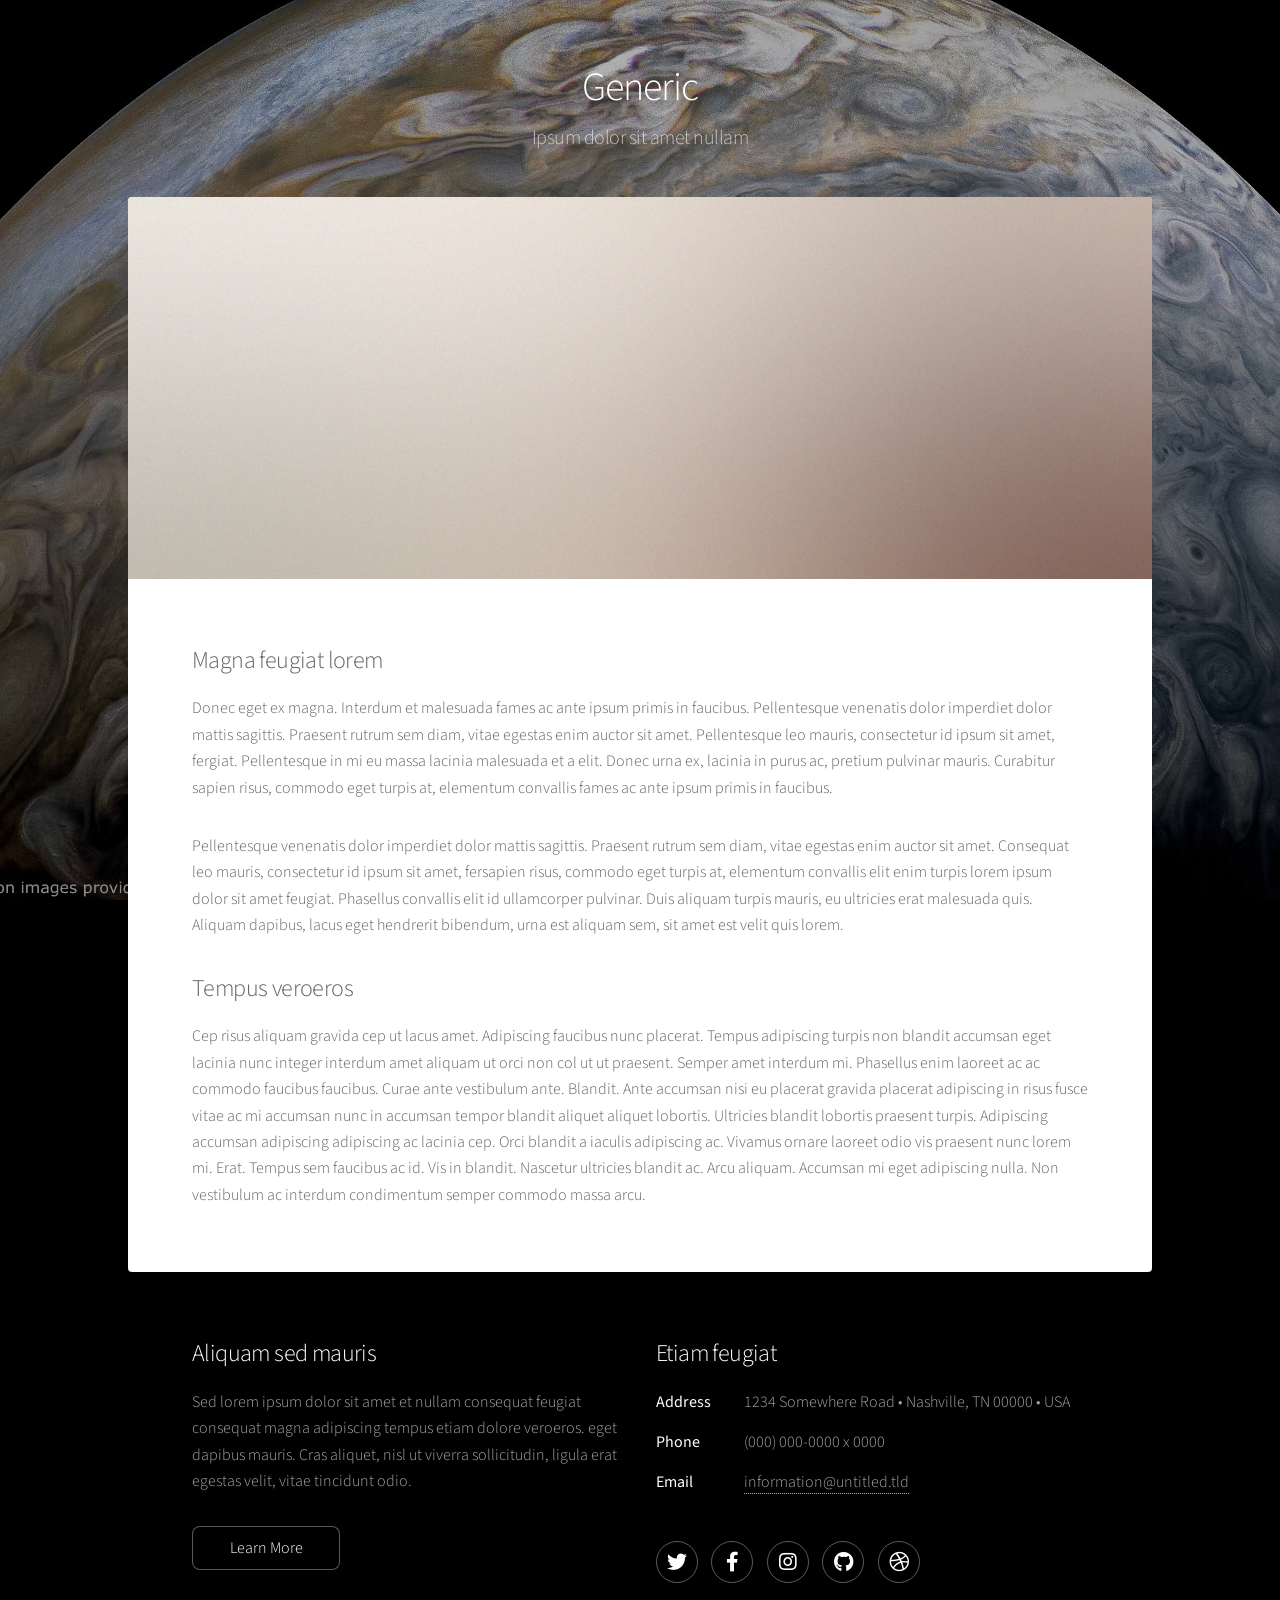
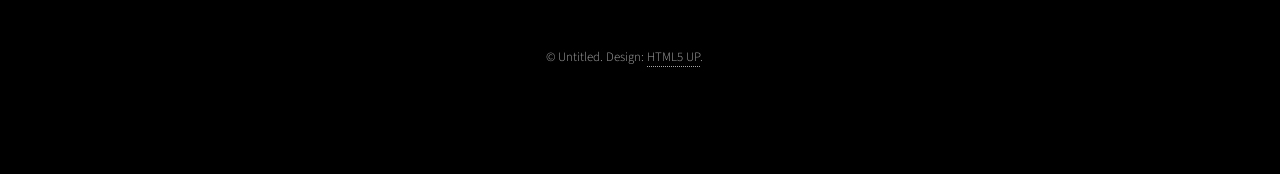
<file: generic.html>
<!DOCTYPE HTML>
<!--
	Stellar by HTML5 UP
	html5up.net | @ajlkn
	Free for personal and commercial use under the CCA 3.0 license (html5up.net/license)
-->
<html>
	<head>
		<title>Generic - Stellar by HTML5 UP</title>
		<meta charset="utf-8" />
		<meta name="viewport" content="width=device-width, initial-scale=1, user-scalable=no" />
		<link rel="stylesheet" href="assets/css/main.css" />
		<noscript><link rel="stylesheet" href="assets/css/noscript.css" /></noscript>
	</head>
	<body class="is-preload">

		<!-- Wrapper -->
			<div id="wrapper">

				<!-- Header -->
					<header id="header">
						<h1>Generic</h1>
						<p>Ipsum dolor sit amet nullam</p>
					</header>

				<!-- Main -->
					<div id="main">

						<!-- Content -->
							<section id="content" class="main">
								<span class="image main"><img src="images/pic04.jpg" alt="" /></span>
								<h2>Magna feugiat lorem</h2>
								<p>Donec eget ex magna. Interdum et malesuada fames ac ante ipsum primis in faucibus. Pellentesque venenatis dolor imperdiet dolor mattis sagittis. Praesent rutrum sem diam, vitae egestas enim auctor sit amet. Pellentesque leo mauris, consectetur id ipsum sit amet, fergiat. Pellentesque in mi eu massa lacinia malesuada et a elit. Donec urna ex, lacinia in purus ac, pretium pulvinar mauris. Curabitur sapien risus, commodo eget turpis at, elementum convallis fames ac ante ipsum primis in faucibus.</p>
								<p>Pellentesque venenatis dolor imperdiet dolor mattis sagittis. Praesent rutrum sem diam, vitae egestas enim auctor sit amet. Consequat leo mauris, consectetur id ipsum sit amet, fersapien risus, commodo eget turpis at, elementum convallis elit enim turpis lorem ipsum dolor sit amet feugiat. Phasellus convallis elit id ullamcorper pulvinar. Duis aliquam turpis mauris, eu ultricies erat malesuada quis. Aliquam dapibus, lacus eget hendrerit bibendum, urna est aliquam sem, sit amet est velit quis lorem.</p>
								<h2>Tempus veroeros</h2>
								<p>Cep risus aliquam gravida cep ut lacus amet. Adipiscing faucibus nunc placerat. Tempus adipiscing turpis non blandit accumsan eget lacinia nunc integer interdum amet aliquam ut orci non col ut ut praesent. Semper amet interdum mi. Phasellus enim laoreet ac ac commodo faucibus faucibus. Curae ante vestibulum ante. Blandit. Ante accumsan nisi eu placerat gravida placerat adipiscing in risus fusce vitae ac mi accumsan nunc in accumsan tempor blandit aliquet aliquet lobortis. Ultricies blandit lobortis praesent turpis. Adipiscing accumsan adipiscing adipiscing ac lacinia cep. Orci blandit a iaculis adipiscing ac. Vivamus ornare laoreet odio vis praesent nunc lorem mi. Erat. Tempus sem faucibus ac id. Vis in blandit. Nascetur ultricies blandit ac. Arcu aliquam. Accumsan mi eget adipiscing nulla. Non vestibulum ac interdum condimentum semper commodo massa arcu.</p>
							</section>

					</div>

				<!-- Footer -->
					<footer id="footer">
						<section>
							<h2>Aliquam sed mauris</h2>
							<p>Sed lorem ipsum dolor sit amet et nullam consequat feugiat consequat magna adipiscing tempus etiam dolore veroeros. eget dapibus mauris. Cras aliquet, nisl ut viverra sollicitudin, ligula erat egestas velit, vitae tincidunt odio.</p>
							<ul class="actions">
								<li><a href="#" class="button">Learn More</a></li>
							</ul>
						</section>
						<section>
							<h2>Etiam feugiat</h2>
							<dl class="alt">
								<dt>Address</dt>
								<dd>1234 Somewhere Road &bull; Nashville, TN 00000 &bull; USA</dd>
								<dt>Phone</dt>
								<dd>(000) 000-0000 x 0000</dd>
								<dt>Email</dt>
								<dd><a href="#">information@untitled.tld</a></dd>
							</dl>
							<ul class="icons">
								<li><a href="#" class="icon brands fa-twitter alt"><span class="label">Twitter</span></a></li>
								<li><a href="#" class="icon brands fa-facebook-f alt"><span class="label">Facebook</span></a></li>
								<li><a href="#" class="icon brands fa-instagram alt"><span class="label">Instagram</span></a></li>
								<li><a href="#" class="icon brands fa-github alt"><span class="label">GitHub</span></a></li>
								<li><a href="#" class="icon brands fa-dribbble alt"><span class="label">Dribbble</span></a></li>
							</ul>
						</section>
						<p class="copyright">&copy; Untitled. Design: <a href="https://html5up.net">HTML5 UP</a>.</p>
					</footer>

			</div>

		<!-- Scripts -->
			<script src="assets/js/jquery.min.js"></script>
			<script src="assets/js/jquery.scrollex.min.js"></script>
			<script src="assets/js/jquery.scrolly.min.js"></script>
			<script src="assets/js/browser.min.js"></script>
			<script src="assets/js/breakpoints.min.js"></script>
			<script src="assets/js/util.js"></script>
			<script src="assets/js/main.js"></script>

	</body>
</html>
</file>
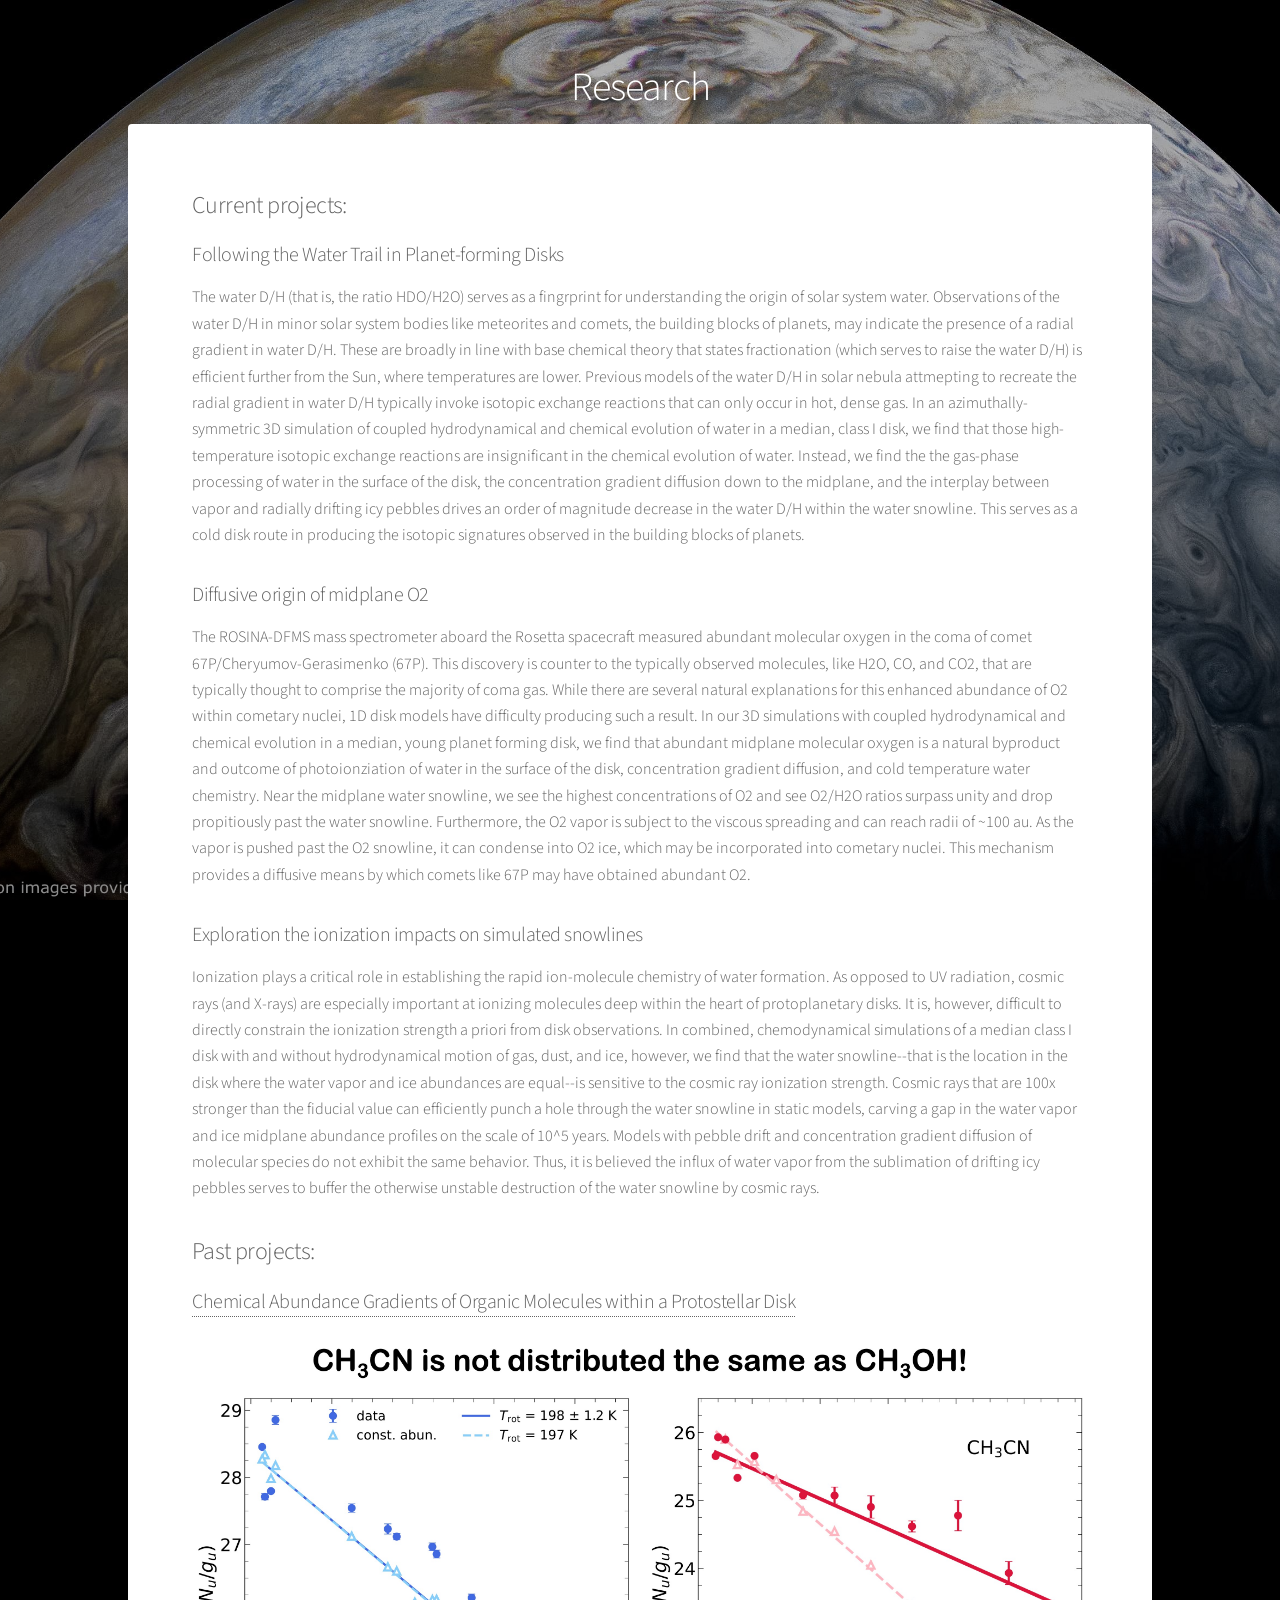
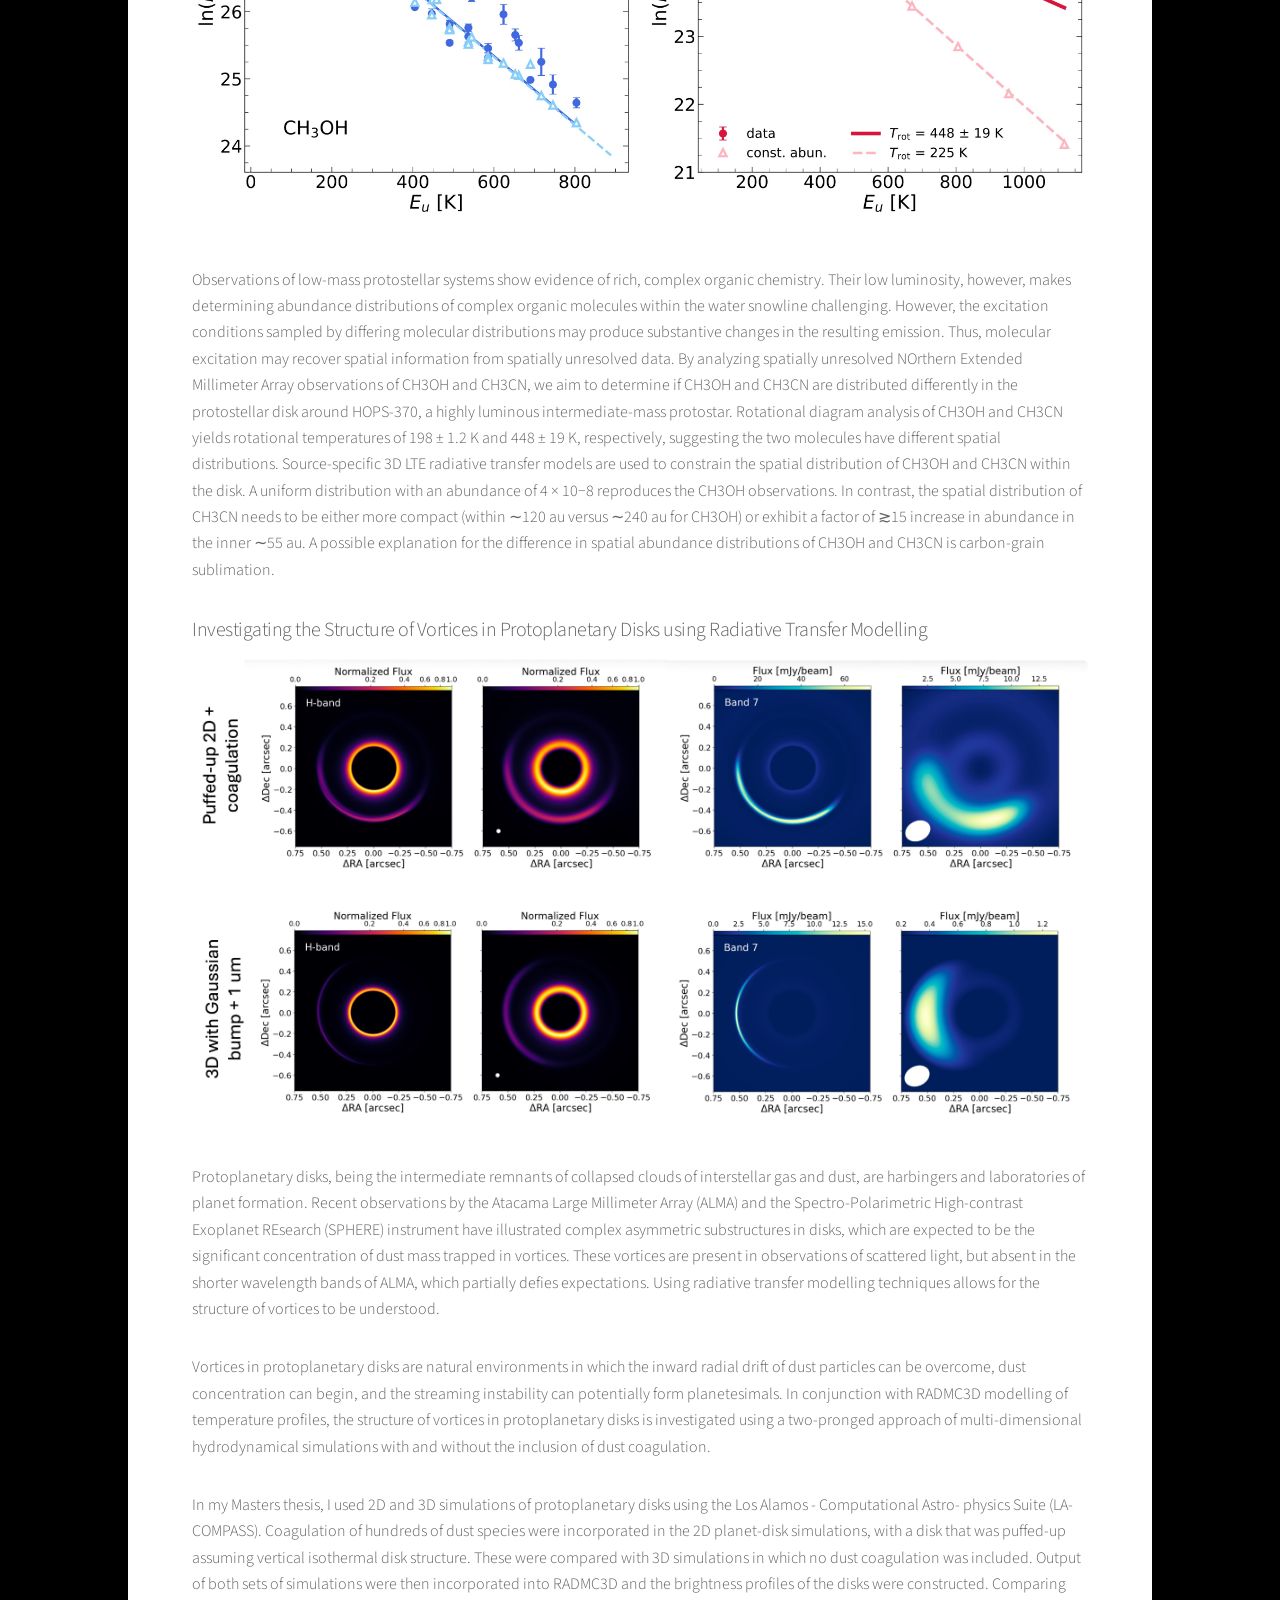
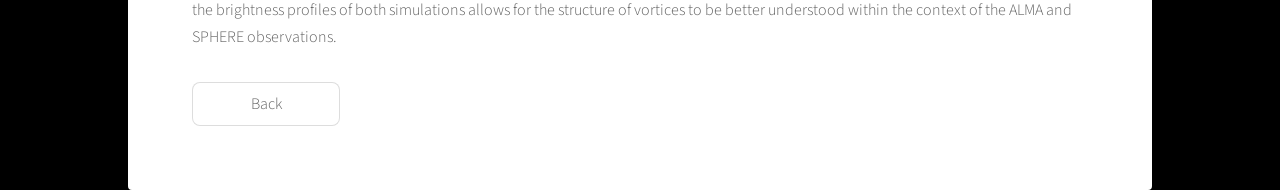
<file: research.html>
<!DOCTYPE HTML>
<!--
	Stellar by HTML5 UP
	html5up.net | @ajlkn
	Free for personal and commercial use under the CCA 3.0 license (html5up.net/license)
-->
<html>
	<head>
		<title>Levi Walls | Research</title>
		<meta charset="utf-8" />
		<meta name="viewport" content="width=device-width, initial-scale=1, user-scalable=no" />
		<meta name="theme-color" content="#000000" />
		<link rel="stylesheet" href="assets/css/main.css" />
		<noscript><link rel="stylesheet" href="assets/css/noscript.css" /></noscript>
	</head>
	<body class="is-preload">

		<!-- Wrapper -->
			<div id="wrapper">

				<!-- Header -->
					<header id="header">
						<h1>Research</h1>
						<!--<p>Ipsum dolor sit amet nullam</p>-->
					</header>

				<!-- Main -->
					<div id="main">

						<!-- Content -->
							<section id="content" class="main">
								<!-- <span class="image main"><img src="images/pic04.jpg" alt="" /></span> -->
								<h2> 
									Current projects:
								</h2>
								<h3>Following the Water Trail in Planet-forming Disks</h3>
								<p> The water D/H (that is, the ratio HDO/H2O) serves as a fingrprint for understanding the origin of solar system water. 
									Observations of the water D/H in minor solar system bodies like meteorites and comets, the building blocks of planets, may indicate the presence of a radial gradient in water D/H. 
									These are broadly in line with base chemical theory that states fractionation (which serves to raise the water D/H) is efficient further from the Sun, where temperatures are lower. 
									Previous models of the water D/H in solar nebula attmepting to recreate the radial gradient in water D/H typically invoke isotopic exchange reactions that can only occur in hot, dense gas. 
									In an azimuthally-symmetric 3D simulation of coupled hydrodynamical and chemical evolution of water in a median, class I disk, we find that those high-temperature isotopic exchange reactions are insignificant in the chemical evolution of water. 
									Instead, we find the the gas-phase processing of water in the surface of the disk, the concentration gradient diffusion down to the midplane, and the interplay between vapor and radially drifting icy pebbles drives an order of magnitude decrease in the water D/H within the water snowline.
									This serves as a cold disk route in producing the isotopic signatures observed in the building blocks of planets.
								</p>

								<h3>Diffusive origin of midplane O2</h3>
								<p> The ROSINA-DFMS mass spectrometer aboard the Rosetta spacecraft measured abundant molecular oxygen in the coma of comet 67P/Cheryumov-Gerasimenko (67P). 
									This discovery is counter to the typically observed molecules, like H2O, CO, and CO2, that are typically thought to comprise the majority of coma gas. 
									While there are several natural explanations for this enhanced abundance of O2 within cometary nuclei, 1D disk models have difficulty producing such a result. 
									In our 3D simulations with coupled hydrodynamical and chemical evolution in a median, young planet forming disk, we find that abundant midplane molecular oxygen is a natural byproduct and outcome of photoionziation of water in the surface of the disk, concentration gradient diffusion, and cold temperature water chemistry.
									Near the midplane water snowline, we see the highest concentrations of O2 and see O2/H2O ratios surpass unity and drop propitiously past the water snowline.
									Furthermore, the O2 vapor is subject to the viscous spreading and can reach radii of ~100 au.
									As the vapor is pushed past the O2 snowline, it can condense into O2 ice, which may be incorporated into cometary nuclei.
									This mechanism provides a diffusive means by which comets like 67P may have obtained abundant O2.
								</p>

								<h3>Exploration the ionization impacts on simulated snowlines</h3>
								<p> Ionization plays a critical role in establishing the rapid ion-molecule chemistry of water formation.
									As opposed to UV radiation, cosmic rays (and X-rays) are especially important at ionizing molecules deep within the heart of protoplanetary disks. 
									It is, however, difficult to directly constrain the ionization strength a priori from disk observations. 
									In combined, chemodynamical simulations of a median class I disk with and without hydrodynamical motion of gas, dust, and ice, however, we find that the water snowline--that is the location in the disk where the water vapor and ice abundances are equal--is sensitive to the cosmic ray ionization strength.
									Cosmic rays that are 100x stronger than the fiducial value can efficiently punch a hole through the water snowline in static models, carving a gap in the water vapor and ice midplane abundance profiles on the scale of 10^5 years. 
									Models with pebble drift and concentration gradient diffusion of molecular species do not exhibit the same behavior. 
									Thus, it is believed the influx of water vapor from the sublimation of drifting icy pebbles serves to buffer the otherwise unstable destruction of the water snowline by cosmic rays.   
								</p>
								
								<h2> 
									Past projects:
								</h2>
								<h3><a href="https://iopscience.iop.org/article/10.3847/1538-4357/ad6446/pdf" target="_blank" rel="noopener noreferrer">  Chemical Abundance Gradients of Organic Molecules within a Protostellar Disk</a></h3>
								<span class="image main">
									<img src="images/paper1.jpg" alt="Model fits for CH3OH (left) and CH3CN (right) to NOEMA data, with a constant abundance model adequately describing CH3OH data, but not CH3CN. CH3CN must be distributed differently throughout the disk." />
								</span>
								<p> Observations of low-mass protostellar systems show evidence of rich, complex organic chemistry. 
									Their low luminosity, however, makes determining abundance distributions of complex organic molecules within the water snowline challenging. 
									However, the excitation conditions sampled by differing molecular distributions may produce substantive changes in the resulting emission. 
									Thus, molecular excitation may recover spatial information from spatially unresolved data. 
									By analyzing spatially unresolved NOrthern Extended Millimeter Array observations of CH3OH and CH3CN, we aim to determine if CH3OH and CH3CN are distributed differently in the protostellar disk around HOPS-370, a highly luminous intermediate-mass protostar. 
									Rotational diagram analysis of CH3OH and CH3CN yields rotational temperatures of 198 ± 1.2 K and 448 ± 19 K, respectively, suggesting the two molecules have different spatial distributions. 
									Source-specific 3D LTE radiative transfer models are used to constrain the spatial distribution of CH3OH and CH3CN within the disk. 
									A uniform distribution with an abundance of 4 × 10−8 reproduces the CH3OH observations. 
									In contrast, the spatial distribution of CH3CN needs to be either more compact (within ∼120 au versus ∼240 au for CH3OH) or exhibit a factor of ≳15 increase in abundance in the inner ∼55 au. 
									A possible explanation for the difference in spatial abundance distributions of CH3OH and CH3CN is carbon-grain sublimation.</p>
								

								<h3>Investigating the Structure of Vortices in Protoplanetary Disks using Radiative Transfer Modelling</h3>
								<span class="image main">
									<img src="images/thesis.jpg" alt="Comparison of simulated H-Band (left) and Band 7 (right) images for Puffed-up 2D modles with coagulation (top) and 3D models with Gaussian bump and 1 micron size dust (bottom) " />
								</span>
								<p> Protoplanetary disks, being the intermediate remnants of collapsed clouds of interstellar
								gas and dust, are harbingers and laboratories of planet formation. Recent observations by
								the Atacama Large Millimeter Array (ALMA) and the Spectro-Polarimetric High-contrast
								Exoplanet REsearch (SPHERE) instrument have illustrated complex asymmetric substructures in disks, which are expected to be the significant concentration of dust mass trapped
								in vortices. These vortices are present in observations of scattered light, but absent in the
								shorter wavelength bands of ALMA, which partially defies expectations. Using radiative
								transfer modelling techniques allows for the structure of vortices to be understood.</p>
								
								<p>Vortices in protoplanetary disks are natural environments in which the inward radial
								drift of dust particles can be overcome, dust concentration can begin, and the streaming
								instability can potentially form planetesimals. In conjunction with RADMC3D modelling
								of temperature profiles, the structure of vortices in protoplanetary disks is investigated
								using a two-pronged approach of multi-dimensional hydrodynamical simulations with and
								without the inclusion of dust coagulation.</p>

								<p>In my Masters thesis, I used 2D and 3D simulations of protoplanetary disks using the Los Alamos - Computational Astro-
								physics Suite (LA-COMPASS). Coagulation of hundreds of dust species were incorporated in the 2D planet-disk simulations, with a disk that was puffed-up assuming vertical isothermal disk structure. 
								These were compared with 3D simulations in which no dust coagulation was included.  
								Output of both sets of simulations were then incorporated into RADMC3D and the brightness profiles
								of the disks  were constructed. Comparing the brightness profiles of both simulations allows
								for the structure of vortices to be better understood within the context of the ALMA and
								SPHERE observations.</p>


						<ul class="actions">
							<li><a href="index.html" class="button">Back</a></li>
							</ul>
							</section>

					</div>

		<!-- Scripts -->
			<script src="assets/js/jquery.min.js"></script>
			<script src="assets/js/jquery.scrollex.min.js"></script>
			<script src="assets/js/jquery.scrolly.min.js"></script>
			<script src="assets/js/browser.min.js"></script>
			<script src="assets/js/breakpoints.min.js"></script>
			<script src="assets/js/util.js"></script>
			<script src="assets/js/main.js"></script>

	</body>
</html>
</file>
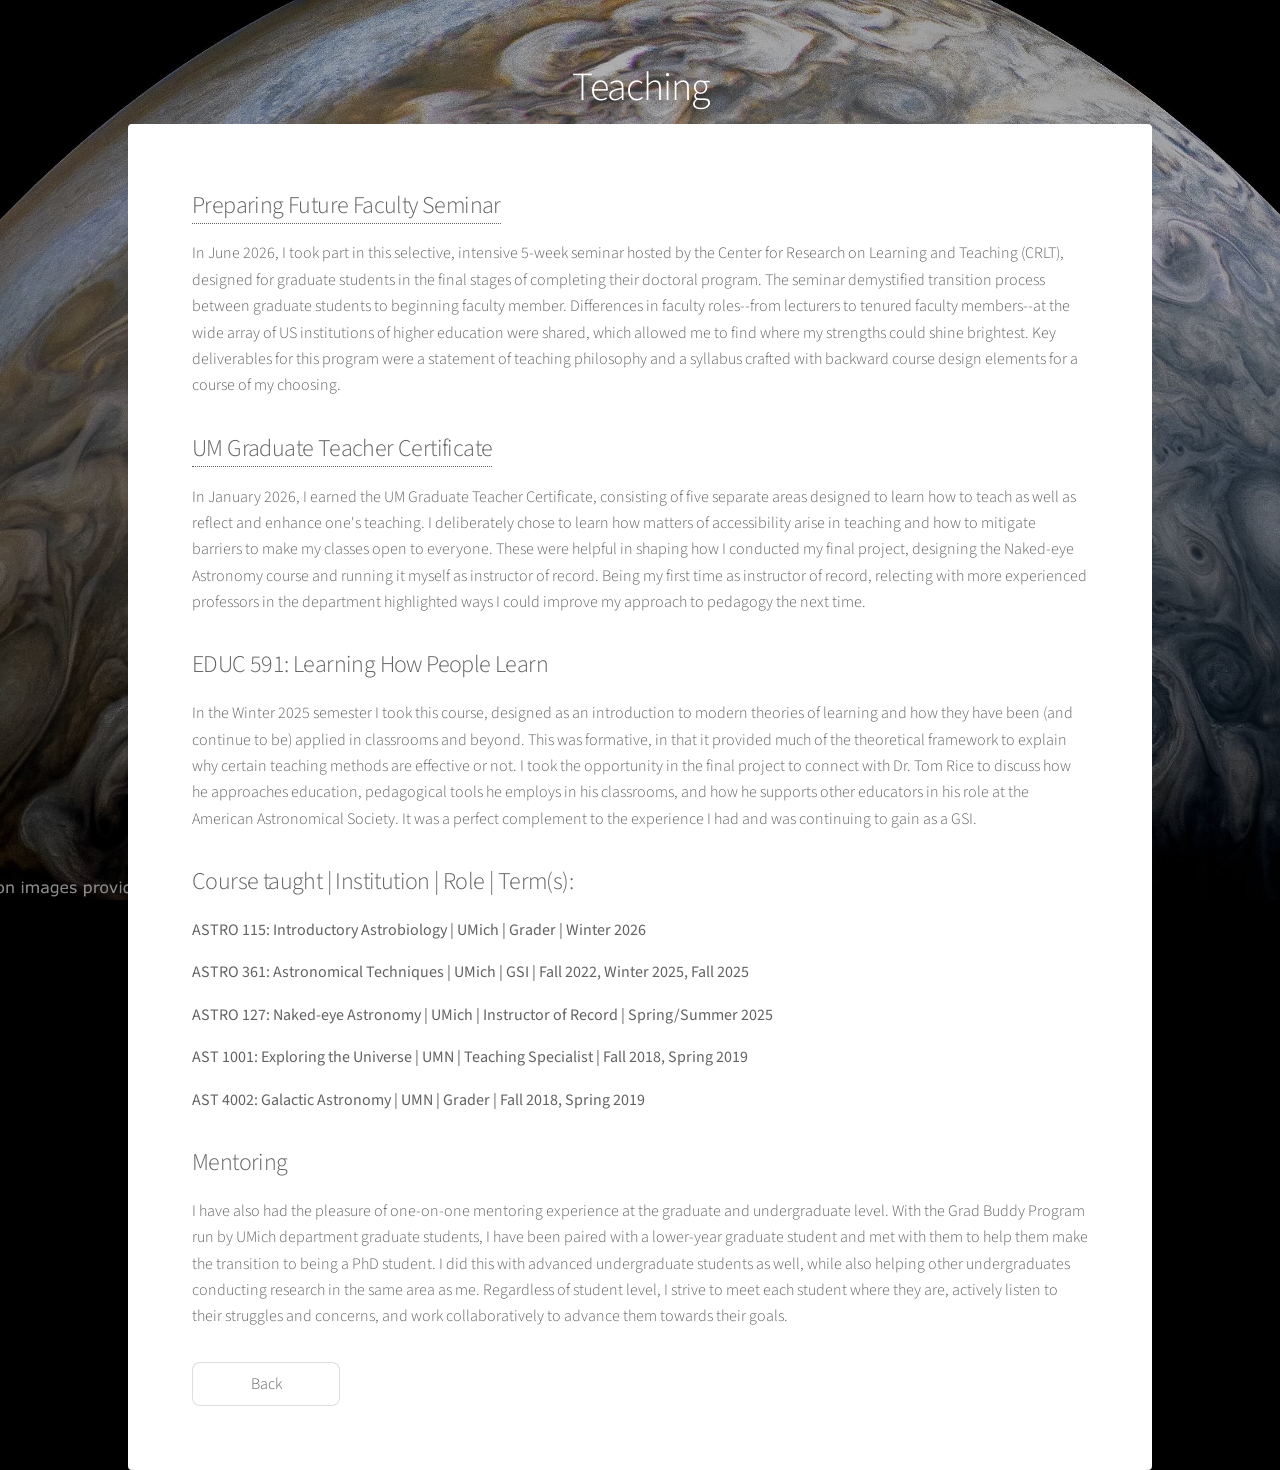
<file: teaching.html>
<!DOCTYPE HTML>
<!--
	Stellar by HTML5 UP
	html5up.net | @ajlkn
	Free for personal and commercial use under the CCA 3.0 license (html5up.net/license)
-->
<html>
	<head>
		<title>Levi Walls | Teaching</title>
		<meta charset="utf-8" />
		<meta name="viewport" content="width=device-width, initial-scale=1, user-scalable=no" />
		<meta name="theme-color" content="#000000" />
		<link rel="stylesheet" href="assets/css/main.css" />
		<noscript><link rel="stylesheet" href="assets/css/noscript.css" /></noscript>
	</head>
	<body class="is-preload">

		<!-- Wrapper -->
			<div id="wrapper">

				<!-- Header -->
					<header id="header">
						<h1>Teaching</h1>
						<!--<p>Ipsum dolor sit amet nullam</p>-->
					</header>

				<!-- Main -->
					<div id="main">

						<!-- Content -->
							<section id="content" class="main">
								<!-- <span class="image main"><img src="images/pic04.jpg" alt="" /></span> -->
								<h2> <a href="https://crlt.umich.edu/programs/pffseminar" target="_blank" rel="noopener noreferrer">  Preparing Future Faculty Seminar </a></h2> 
								In June 2026, I took part in this selective, intensive 5-week seminar hosted by the Center for Research on Learning and Teaching (CRLT), designed for graduate students in the final stages of completing their doctoral program.
								The seminar demystified transition process between graduate students to beginning faculty member. 
								Differences in faculty roles--from lecturers to tenured faculty members--at the wide array of US institutions of higher education were shared, which allowed me to find where my strengths could shine brightest. 
								Key deliverables for this program were a statement of teaching philosophy and a syllabus crafted with backward course design elements for a course of my choosing. 
								<p></p>
								<h2><a href="https://crlt.umich.edu/um.gtc" target="_blank" rel="noopener noreferrer">  UM Graduate Teacher Certificate </a></h2>
								In January 2026, I earned the UM Graduate Teacher Certificate, consisting of five separate areas designed to learn how to teach as well as reflect and enhance one's teaching. 
								I deliberately chose to learn how matters of accessibility arise in teaching and how to mitigate barriers to make my classes open to everyone. 
								These were helpful in shaping how I conducted my final project, designing the Naked-eye Astronomy course and running it myself as instructor of record. 
								Being my first time as instructor of record, relecting with more experienced professors in the department highlighted ways I could improve my approach to pedagogy the next time. 
								<p></p>
								<h2> EDUC 591: Learning How People Learn </h2>
								In the Winter 2025 semester I took this course, designed as an introduction to modern theories of learning and how they have been (and continue to be) applied in classrooms and beyond. 
								This was formative, in that it provided much of the theoretical framework to explain why certain teaching methods are effective or not. 
								I took the opportunity in the final project to connect with Dr. Tom Rice to discuss how he approaches education,  pedagogical tools he employs in his classrooms, and how he supports other educators in his role at the American Astronomical Society.
								It was a perfect complement to the experience I had and was continuing to gain as a GSI.
								<p></p>
								<h2> Course taught | Institution | Role | Term(s): </h2>
									<dl>
										<dt>ASTRO 115: Introductory Astrobiology | UMich | Grader | Winter 2026</dt>
										
										<dt>ASTRO 361: Astronomical Techniques | UMich | GSI | Fall 2022, Winter 2025, Fall 2025</dt>
										
										<dt>ASTRO 127: Naked-eye Astronomy | UMich | Instructor of Record | Spring/Summer 2025</dt>
										
										<dt>AST 1001: Exploring the Universe | UMN | Teaching Specialist | Fall 2018, Spring 2019</dt>
										
										<dt>AST 4002: Galactic Astronomy | UMN | Grader | Fall 2018, Spring 2019</dt>
										
									</dl>
								
									<h2>Mentoring</h2>
									<p> 
										I have also had the pleasure of one-on-one mentoring experience at the graduate and undergraduate level. 
										With the Grad Buddy Program run by UMich department graduate students, I have been paired with a lower-year graduate student and met with them to help them make the transition to being a PhD student. 
										I did this with advanced undergraduate students as well, while also helping other undergraduates conducting research in the same area as me. 
										Regardless of student level, I strive to meet each student where they are, actively listen to their struggles and concerns, and work collaboratively to advance them towards their goals.
									</p>

							<ul class="actions">
							<li><a href="index.html" class="button">Back</a></li>
							</ul>
							</section>

					</div>

		<!-- Scripts -->
			<script src="assets/js/jquery.min.js"></script>
			<script src="assets/js/jquery.scrollex.min.js"></script>
			<script src="assets/js/jquery.scrolly.min.js"></script>
			<script src="assets/js/browser.min.js"></script>
			<script src="assets/js/breakpoints.min.js"></script>
			<script src="assets/js/util.js"></script>
			<script src="assets/js/main.js"></script>

	</body>
</html>
</file>
<file: assets/css/noscript.css>
/*
	Stellar by HTML5 UP
	html5up.net | @ajlkn
	Free for personal and commercial use under the CCA 3.0 license (html5up.net/license)
*/

/* Header */

	body.is-preload #header.alt > * {
		opacity: 1;
	}

	body.is-preload #header.alt .logo {
		-moz-transform: none;
		-webkit-transform: none;
		-ms-transform: none;
		transform: none;
	}
</file>
<file: assets/css/main.css>
@import url(fontawesome-all.min.css);
@import 'https://fonts.googleapis.com/css?family=Source+Sans+Pro:300,400';

/*
	Stellar by HTML5 UP
	html5up.net | @ajlkn
	Free for personal and commercial use under the CCA 3.0 license (html5up.net/license)
*/

html, body, div, span, applet, object,
iframe, h1, h2, h3, h4, h5, h6, p, blockquote,
pre, a, abbr, acronym, address, big, cite,
code, del, dfn, em, img, ins, kbd, q, s, samp,
small, strike, strong, sub, sup, tt, var, b,
u, i, center, dl, dt, dd, ol, ul, li, fieldset,
form, label, legend, table, caption, tbody,
tfoot, thead, tr, th, td, article, aside,
canvas, details, embed, figure, figcaption,
footer, header, hgroup, menu, nav, output, ruby,
section, summary, time, mark, audio, video {
	margin: 0;
	padding: 0;
	border: 0;
	font-size: 100%;
	font: inherit;
	vertical-align: baseline;}

article, aside, details, figcaption, figure,
footer, header, hgroup, menu, nav, section {
	display: block;}

body {
	line-height: 1;
}

ol, ul {
	list-style: none;
}

blockquote, q {
	quotes: none;
}

	blockquote:before, blockquote:after, q:before, q:after {
		content: '';
		content: none;
	}

table {
	border-collapse: collapse;
	border-spacing: 0;
}

body {
	-webkit-text-size-adjust: none;
}

mark {
	background-color: transparent;
	color: inherit;
}

input::-moz-focus-inner {
	border: 0;
	padding: 0;
}

input, select, textarea {
	-moz-appearance: none;
	-webkit-appearance: none;
	-ms-appearance: none;
	appearance: none;
}

/* Basic */

	@-ms-viewport {
		width: device-width;
	}

	body {
		-ms-overflow-style: scrollbar;
	}

	@media screen and (max-width: 480px) {

		html, body {
			min-width: 320px;
		}

	}

	html {
		box-sizing: border-box;
	}

	*, *:before, *:after {
		box-sizing: inherit;
	}

body {
	background-image: none;
	background-color: #000000;
	position: relative;
}

	body::before {
		content: "";
		position: fixed;
		top: 0;
		left: 0;
		width: 100vw;
		height: 100vh;
		height: 100svh;
		z-index: 0;
		pointer-events: none;

		background-image:
			linear-gradient(
				to bottom,
				rgba(0, 0, 0, 0.15) 0%,
				rgba(0, 0, 0, 0.30) 20%,
				rgba(0, 0, 0, 0.45) 100%
			),
			url("images/PIA22931.jpeg");

		background-size: cover;
		background-position: center center;
		background-repeat: no-repeat;
	}
	/*
	body {
		background-image: url("images/overlay.png"), -moz-linear-gradient(45deg, #e37682 15%, #5f4d93 85%);
		!background-image: url("images/PIA22931.jpeg"), -webkit-linear-gradient(45deg, #e37682 15%, #5f4d93 85%);
		!background-image: url("images/PIA22931.jpeg"), -ms-linear-gradient(45deg, #e37682 15%, #5f4d93 85%);
		!background-image: url("images/PIA22931.jpeg"), linear-gradient(45deg, #e37682 15%, #5f4d93 85%);
	}
	*/

		body.is-preload *, body.is-preload *:before, body.is-preload *:after {
			-moz-animation: none !important;
			-webkit-animation: none !important;
			-ms-animation: none !important;
			animation: none !important
			-moz-transition: none !important;
			-webkit-transition: none !important;
			-ms-transition: none !important;
			transition: none !important;
		}

/* Type */

	body {
		background-color: #935d8c;
		color: rgba(255, 255, 255, 0.65);
	}

	body, input, select, textarea {
		font-family: "Source Sans Pro", Helvetica, sans-serif;
		font-size: 17pt;
		font-weight: 300;
		line-height: 1.65;
	}

		@media screen and (max-width: 1680px) {

			body, input, select, textarea {
				font-size: 14pt;
			}

		}

		@media screen and (max-width: 1280px) {

			body, input, select, textarea {
				font-size: 12pt;
			}

		}

		@media screen and (max-width: 360px) {

			body, input, select, textarea {
				font-size: 11pt;
			}

		}




	a {
		-moz-transition: color 0.2s ease, border-bottom 0.2s ease;
		-webkit-transition: color 0.2s ease, border-bottom 0.2s ease;
		-ms-transition: color 0.2s ease, border-bottom 0.2s ease;
		transition: color 0.2s ease, border-bottom 0.2s ease;
		text-decoration: none;
		border-bottom: dotted 1px;
		color: inherit;
	}

		a:hover {
			border-bottom-color: transparent;
		}

	strong, b {
		font-weight: 400;
	}

	em, i {
		font-style: italic;
	}

	p {
		margin: 0 0 2em 0;
	}

		p.content {
			-moz-columns: 20em 2;
			-webkit-columns: 20em 2;
			-ms-columns: 20em 2;
			columns: 20em 2;
			-moz-column-gap: 2em;
			-webkit-column-gap: 2em;
			-ms-column-gap: 2em;
			column-gap: 2em;
			text-align: justify;
		}

	h1, h2, h3, h4, h5, h6 {
		font-weight: 300;
		line-height: 1.5;
		margin: 0 0 0.7em 0;
		letter-spacing: -0.025em;
	}

		h1 a, h2 a, h3 a, h4 a, h5 a, h6 a {
			color: inherit;
			text-decoration: none;
		}

	h1 {
		font-size: 2.5em;
		line-height: 1.2;
	}

	h2 {
		font-size: 1.5em;
	}

	h3 {
		font-size: 1.25em;
	}

	h4 {
		font-size: 1.1em;
	}

	h5 {
		font-size: 0.9em;
	}

	h6 {
		font-size: 0.7em;
	}

	@media screen and (max-width: 736px) {

		h1 {
			font-size: 2em;
		}

	}

	sub {
		font-size: 0.8em;
		position: relative;
		top: 0.5em;
	}

	sup {
		font-size: 0.8em;
		position: relative;
		top: -0.5em;
	}

	blockquote {
		border-left: solid 4px;
		font-style: italic;
		margin: 0 0 2em 0;
		padding: 0.5em 0 0.5em 2em;
	}

	code {
		border-radius: 8px;
		border: solid 1px;
		font-family: "Courier New", monospace;
		font-size: 0.9em;
		margin: 0 0.25em;
		padding: 0.25em 0.65em;
	}

	pre {
		-webkit-overflow-scrolling: touch;
		font-family: "Courier New", monospace;
		font-size: 0.9em;
		margin: 0 0 2em 0;
	}

		pre code {
			display: block;
			line-height: 1.75;
			padding: 1em 1.5em;
			overflow-x: auto;
		}

	hr {
		border: 0;
		border-bottom: solid 1px;
		margin: 2em 0;
	}

		hr.major {
			margin: 3em 0;
		}

	.align-left {
		text-align: left;
	}

	.align-center {
		text-align: center;
	}

	.align-right {
		text-align: right;
	}

	input, select, textarea {
		color: #ffffff;
	}

	a:hover {
		color: #ffffff;
	}

	strong, b {
		color: #ffffff;
	}

	h1, h2, h3, h4, h5, h6 {
		color: #ffffff;
	}

	blockquote {
		border-left-color: rgba(255, 255, 255, 0.35);
	}

	code {
		background: rgba(255, 255, 255, 0.075);
		border-color: rgba(255, 255, 255, 0.35);
	}

	hr {
		border-bottom-color: rgba(255, 255, 255, 0.35);
	}

/* Row */

	.row {
		display: flex;
		flex-wrap: wrap;
		box-sizing: border-box;
		align-items: stretch;
	}

		.row > * {
			box-sizing: border-box;
		}

		.row.gtr-uniform > * > :last-child {
			margin-bottom: 0;
		}

		.row.aln-left {
			justify-content: flex-start;
		}

		.row.aln-center {
			justify-content: center;
		}

		.row.aln-right {
			justify-content: flex-end;
		}

		.row.aln-top {
			align-items: flex-start;
		}

		.row.aln-middle {
			align-items: center;
		}

		.row.aln-bottom {
			align-items: flex-end;
		}

		.row > .imp {
			order: -1;
		}

		.row > .col-1 {
			width: 8.33333%;
		}

		.row > .off-1 {
			margin-left: 8.33333%;
		}

		.row > .col-2 {
			width: 16.66667%;
		}

		.row > .off-2 {
			margin-left: 16.66667%;
		}

		.row > .col-3 {
			width: 25%;
		}

		.row > .off-3 {
			margin-left: 25%;
		}

		.row > .col-4 {
			width: 33.33333%;
		}

		.row > .off-4 {
			margin-left: 33.33333%;
		}

		.row > .col-5 {
			width: 41.66667%;
		}

		.row > .off-5 {
			margin-left: 41.66667%;
		}

		.row > .col-6 {
			width: 50%;
		}

		.row > .off-6 {
			margin-left: 50%;
		}

		.row > .col-7 {
			width: 58.33333%;
		}

		.row > .off-7 {
			margin-left: 58.33333%;
		}

		.row > .col-8 {
			width: 66.66667%;
		}

		.row > .off-8 {
			margin-left: 66.66667%;
		}

		.row > .col-9 {
			width: 75%;
		}

		.row > .off-9 {
			margin-left: 75%;
		}

		.row > .col-10 {
			width: 83.33333%;
		}

		.row > .off-10 {
			margin-left: 83.33333%;
		}

		.row > .col-11 {
			width: 91.66667%;
		}

		.row > .off-11 {
			margin-left: 91.66667%;
		}

		.row > .col-12 {
			width: 100%;
		}

		.row > .off-12 {
			margin-left: 100%;
		}

		.row.gtr-0 {
			margin-top: 0;
			margin-left: 0em;
		}

			.row.gtr-0 > * {
				padding: 0 0 0 0em;
			}

			.row.gtr-0.gtr-uniform {
				margin-top: 0em;
			}

				.row.gtr-0.gtr-uniform > * {
					padding-top: 0em;
				}

		.row.gtr-25 {
			margin-top: 0;
			margin-left: -0.375em;
		}

			.row.gtr-25 > * {
				padding: 0 0 0 0.375em;
			}

			.row.gtr-25.gtr-uniform {
				margin-top: -0.375em;
			}

				.row.gtr-25.gtr-uniform > * {
					padding-top: 0.375em;
				}

		.row.gtr-50 {
			margin-top: 0;
			margin-left: -0.75em;
		}

			.row.gtr-50 > * {
				padding: 0 0 0 0.75em;
			}

			.row.gtr-50.gtr-uniform {
				margin-top: -0.75em;
			}

				.row.gtr-50.gtr-uniform > * {
					padding-top: 0.75em;
				}

		.row {
			margin-top: 0;
			margin-left: -1.5em;
		}

			.row > * {
				padding: 0 0 0 1.5em;
			}

			.row.gtr-uniform {
				margin-top: -1.5em;
			}

				.row.gtr-uniform > * {
					padding-top: 1.5em;
				}

		.row.gtr-150 {
			margin-top: 0;
			margin-left: -2.25em;
		}

			.row.gtr-150 > * {
				padding: 0 0 0 2.25em;
			}

			.row.gtr-150.gtr-uniform {
				margin-top: -2.25em;
			}

				.row.gtr-150.gtr-uniform > * {
					padding-top: 2.25em;
				}

		.row.gtr-200 {
			margin-top: 0;
			margin-left: -3em;
		}

			.row.gtr-200 > * {
				padding: 0 0 0 3em;
			}

			.row.gtr-200.gtr-uniform {
				margin-top: -3em;
			}

				.row.gtr-200.gtr-uniform > * {
					padding-top: 3em;
				}

		@media screen and (max-width: 1680px) {

			.row {
				display: flex;
				flex-wrap: wrap;
				box-sizing: border-box;
				align-items: stretch;
			}

				.row > * {
					box-sizing: border-box;
				}

				.row.gtr-uniform > * > :last-child {
					margin-bottom: 0;
				}

				.row.aln-left {
					justify-content: flex-start;
				}

				.row.aln-center {
					justify-content: center;
				}

				.row.aln-right {
					justify-content: flex-end;
				}

				.row.aln-top {
					align-items: flex-start;
				}

				.row.aln-middle {
					align-items: center;
				}

				.row.aln-bottom {
					align-items: flex-end;
				}

				.row > .imp-xlarge {
					order: -1;
				}

				.row > .col-1-xlarge {
					width: 8.33333%;
				}

				.row > .off-1-xlarge {
					margin-left: 8.33333%;
				}

				.row > .col-2-xlarge {
					width: 16.66667%;
				}

				.row > .off-2-xlarge {
					margin-left: 16.66667%;
				}

				.row > .col-3-xlarge {
					width: 25%;
				}

				.row > .off-3-xlarge {
					margin-left: 25%;
				}

				.row > .col-4-xlarge {
					width: 33.33333%;
				}

				.row > .off-4-xlarge {
					margin-left: 33.33333%;
				}

				.row > .col-5-xlarge {
					width: 41.66667%;
				}

				.row > .off-5-xlarge {
					margin-left: 41.66667%;
				}

				.row > .col-6-xlarge {
					width: 50%;
				}

				.row > .off-6-xlarge {
					margin-left: 50%;
				}

				.row > .col-7-xlarge {
					width: 58.33333%;
				}

				.row > .off-7-xlarge {
					margin-left: 58.33333%;
				}

				.row > .col-8-xlarge {
					width: 66.66667%;
				}

				.row > .off-8-xlarge {
					margin-left: 66.66667%;
				}

				.row > .col-9-xlarge {
					width: 75%;
				}

				.row > .off-9-xlarge {
					margin-left: 75%;
				}

				.row > .col-10-xlarge {
					width: 83.33333%;
				}

				.row > .off-10-xlarge {
					margin-left: 83.33333%;
				}

				.row > .col-11-xlarge {
					width: 91.66667%;
				}

				.row > .off-11-xlarge {
					margin-left: 91.66667%;
				}

				.row > .col-12-xlarge {
					width: 100%;
				}

				.row > .off-12-xlarge {
					margin-left: 100%;
				}

				.row.gtr-0 {
					margin-top: 0;
					margin-left: 0em;
				}

					.row.gtr-0 > * {
						padding: 0 0 0 0em;
					}

					.row.gtr-0.gtr-uniform {
						margin-top: 0em;
					}

						.row.gtr-0.gtr-uniform > * {
							padding-top: 0em;
						}

				.row.gtr-25 {
					margin-top: 0;
					margin-left: -0.375em;
				}

					.row.gtr-25 > * {
						padding: 0 0 0 0.375em;
					}

					.row.gtr-25.gtr-uniform {
						margin-top: -0.375em;
					}

						.row.gtr-25.gtr-uniform > * {
							padding-top: 0.375em;
						}

				.row.gtr-50 {
					margin-top: 0;
					margin-left: -0.75em;
				}

					.row.gtr-50 > * {
						padding: 0 0 0 0.75em;
					}

					.row.gtr-50.gtr-uniform {
						margin-top: -0.75em;
					}

						.row.gtr-50.gtr-uniform > * {
							padding-top: 0.75em;
						}

				.row {
					margin-top: 0;
					margin-left: -1.5em;
				}

					.row > * {
						padding: 0 0 0 1.5em;
					}

					.row.gtr-uniform {
						margin-top: -1.5em;
					}

						.row.gtr-uniform > * {
							padding-top: 1.5em;
						}

				.row.gtr-150 {
					margin-top: 0;
					margin-left: -2.25em;
				}

					.row.gtr-150 > * {
						padding: 0 0 0 2.25em;
					}

					.row.gtr-150.gtr-uniform {
						margin-top: -2.25em;
					}

						.row.gtr-150.gtr-uniform > * {
							padding-top: 2.25em;
						}

				.row.gtr-200 {
					margin-top: 0;
					margin-left: -3em;
				}

					.row.gtr-200 > * {
						padding: 0 0 0 3em;
					}

					.row.gtr-200.gtr-uniform {
						margin-top: -3em;
					}

						.row.gtr-200.gtr-uniform > * {
							padding-top: 3em;
						}

		}

		@media screen and (max-width: 1280px) {

			.row {
				display: flex;
				flex-wrap: wrap;
				box-sizing: border-box;
				align-items: stretch;
			}

				.row > * {
					box-sizing: border-box;
				}

				.row.gtr-uniform > * > :last-child {
					margin-bottom: 0;
				}

				.row.aln-left {
					justify-content: flex-start;
				}

				.row.aln-center {
					justify-content: center;
				}

				.row.aln-right {
					justify-content: flex-end;
				}

				.row.aln-top {
					align-items: flex-start;
				}

				.row.aln-middle {
					align-items: center;
				}

				.row.aln-bottom {
					align-items: flex-end;
				}

				.row > .imp-large {
					order: -1;
				}

				.row > .col-1-large {
					width: 8.33333%;
				}

				.row > .off-1-large {
					margin-left: 8.33333%;
				}

				.row > .col-2-large {
					width: 16.66667%;
				}

				.row > .off-2-large {
					margin-left: 16.66667%;
				}

				.row > .col-3-large {
					width: 25%;
				}

				.row > .off-3-large {
					margin-left: 25%;
				}

				.row > .col-4-large {
					width: 33.33333%;
				}

				.row > .off-4-large {
					margin-left: 33.33333%;
				}

				.row > .col-5-large {
					width: 41.66667%;
				}

				.row > .off-5-large {
					margin-left: 41.66667%;
				}

				.row > .col-6-large {
					width: 50%;
				}

				.row > .off-6-large {
					margin-left: 50%;
				}

				.row > .col-7-large {
					width: 58.33333%;
				}

				.row > .off-7-large {
					margin-left: 58.33333%;
				}

				.row > .col-8-large {
					width: 66.66667%;
				}

				.row > .off-8-large {
					margin-left: 66.66667%;
				}

				.row > .col-9-large {
					width: 75%;
				}

				.row > .off-9-large {
					margin-left: 75%;
				}

				.row > .col-10-large {
					width: 83.33333%;
				}

				.row > .off-10-large {
					margin-left: 83.33333%;
				}

				.row > .col-11-large {
					width: 91.66667%;
				}

				.row > .off-11-large {
					margin-left: 91.66667%;
				}

				.row > .col-12-large {
					width: 100%;
				}

				.row > .off-12-large {
					margin-left: 100%;
				}

				.row.gtr-0 {
					margin-top: 0;
					margin-left: 0em;
				}

					.row.gtr-0 > * {
						padding: 0 0 0 0em;
					}

					.row.gtr-0.gtr-uniform {
						margin-top: 0em;
					}

						.row.gtr-0.gtr-uniform > * {
							padding-top: 0em;
						}

				.row.gtr-25 {
					margin-top: 0;
					margin-left: -0.375em;
				}

					.row.gtr-25 > * {
						padding: 0 0 0 0.375em;
					}

					.row.gtr-25.gtr-uniform {
						margin-top: -0.375em;
					}

						.row.gtr-25.gtr-uniform > * {
							padding-top: 0.375em;
						}

				.row.gtr-50 {
					margin-top: 0;
					margin-left: -0.75em;
				}

					.row.gtr-50 > * {
						padding: 0 0 0 0.75em;
					}

					.row.gtr-50.gtr-uniform {
						margin-top: -0.75em;
					}

						.row.gtr-50.gtr-uniform > * {
							padding-top: 0.75em;
						}

				.row {
					margin-top: 0;
					margin-left: -1.5em;
				}

					.row > * {
						padding: 0 0 0 1.5em;
					}

					.row.gtr-uniform {
						margin-top: -1.5em;
					}

						.row.gtr-uniform > * {
							padding-top: 1.5em;
						}

				.row.gtr-150 {
					margin-top: 0;
					margin-left: -2.25em;
				}

					.row.gtr-150 > * {
						padding: 0 0 0 2.25em;
					}

					.row.gtr-150.gtr-uniform {
						margin-top: -2.25em;
					}

						.row.gtr-150.gtr-uniform > * {
							padding-top: 2.25em;
						}

				.row.gtr-200 {
					margin-top: 0;
					margin-left: -3em;
				}

					.row.gtr-200 > * {
						padding: 0 0 0 3em;
					}

					.row.gtr-200.gtr-uniform {
						margin-top: -3em;
					}

						.row.gtr-200.gtr-uniform > * {
							padding-top: 3em;
						}

		}

		@media screen and (max-width: 980px) {

			.row {
				display: flex;
				flex-wrap: wrap;
				box-sizing: border-box;
				align-items: stretch;
			}

				.row > * {
					box-sizing: border-box;
				}

				.row.gtr-uniform > * > :last-child {
					margin-bottom: 0;
				}

				.row.aln-left {
					justify-content: flex-start;
				}

				.row.aln-center {
					justify-content: center;
				}

				.row.aln-right {
					justify-content: flex-end;
				}

				.row.aln-top {
					align-items: flex-start;
				}

				.row.aln-middle {
					align-items: center;
				}

				.row.aln-bottom {
					align-items: flex-end;
				}

				.row > .imp-medium {
					order: -1;
				}

				.row > .col-1-medium {
					width: 8.33333%;
				}

				.row > .off-1-medium {
					margin-left: 8.33333%;
				}

				.row > .col-2-medium {
					width: 16.66667%;
				}

				.row > .off-2-medium {
					margin-left: 16.66667%;
				}

				.row > .col-3-medium {
					width: 25%;
				}

				.row > .off-3-medium {
					margin-left: 25%;
				}

				.row > .col-4-medium {
					width: 33.33333%;
				}

				.row > .off-4-medium {
					margin-left: 33.33333%;
				}

				.row > .col-5-medium {
					width: 41.66667%;
				}

				.row > .off-5-medium {
					margin-left: 41.66667%;
				}

				.row > .col-6-medium {
					width: 50%;
				}

				.row > .off-6-medium {
					margin-left: 50%;
				}

				.row > .col-7-medium {
					width: 58.33333%;
				}

				.row > .off-7-medium {
					margin-left: 58.33333%;
				}

				.row > .col-8-medium {
					width: 66.66667%;
				}

				.row > .off-8-medium {
					margin-left: 66.66667%;
				}

				.row > .col-9-medium {
					width: 75%;
				}

				.row > .off-9-medium {
					margin-left: 75%;
				}

				.row > .col-10-medium {
					width: 83.33333%;
				}

				.row > .off-10-medium {
					margin-left: 83.33333%;
				}

				.row > .col-11-medium {
					width: 91.66667%;
				}

				.row > .off-11-medium {
					margin-left: 91.66667%;
				}

				.row > .col-12-medium {
					width: 100%;
				}

				.row > .off-12-medium {
					margin-left: 100%;
				}

				.row.gtr-0 {
					margin-top: 0;
					margin-left: 0em;
				}

					.row.gtr-0 > * {
						padding: 0 0 0 0em;
					}

					.row.gtr-0.gtr-uniform {
						margin-top: 0em;
					}

						.row.gtr-0.gtr-uniform > * {
							padding-top: 0em;
						}

				.row.gtr-25 {
					margin-top: 0;
					margin-left: -0.375em;
				}

					.row.gtr-25 > * {
						padding: 0 0 0 0.375em;
					}

					.row.gtr-25.gtr-uniform {
						margin-top: -0.375em;
					}

						.row.gtr-25.gtr-uniform > * {
							padding-top: 0.375em;
						}

				.row.gtr-50 {
					margin-top: 0;
					margin-left: -0.75em;
				}

					.row.gtr-50 > * {
						padding: 0 0 0 0.75em;
					}

					.row.gtr-50.gtr-uniform {
						margin-top: -0.75em;
					}

						.row.gtr-50.gtr-uniform > * {
							padding-top: 0.75em;
						}

				.row {
					margin-top: 0;
					margin-left: -1.5em;
				}

					.row > * {
						padding: 0 0 0 1.5em;
					}

					.row.gtr-uniform {
						margin-top: -1.5em;
					}

						.row.gtr-uniform > * {
							padding-top: 1.5em;
						}

				.row.gtr-150 {
					margin-top: 0;
					margin-left: -2.25em;
				}

					.row.gtr-150 > * {
						padding: 0 0 0 2.25em;
					}

					.row.gtr-150.gtr-uniform {
						margin-top: -2.25em;
					}

						.row.gtr-150.gtr-uniform > * {
							padding-top: 2.25em;
						}

				.row.gtr-200 {
					margin-top: 0;
					margin-left: -3em;
				}

					.row.gtr-200 > * {
						padding: 0 0 0 3em;
					}

					.row.gtr-200.gtr-uniform {
						margin-top: -3em;
					}

						.row.gtr-200.gtr-uniform > * {
							padding-top: 3em;
						}

		}

		@media screen and (max-width: 736px) {

			.row {
				display: flex;
				flex-wrap: wrap;
				box-sizing: border-box;
				align-items: stretch;
			}

				.row > * {
					box-sizing: border-box;
				}

				.row.gtr-uniform > * > :last-child {
					margin-bottom: 0;
				}

				.row.aln-left {
					justify-content: flex-start;
				}

				.row.aln-center {
					justify-content: center;
				}

				.row.aln-right {
					justify-content: flex-end;
				}

				.row.aln-top {
					align-items: flex-start;
				}

				.row.aln-middle {
					align-items: center;
				}

				.row.aln-bottom {
					align-items: flex-end;
				}

				.row > .imp-small {
					order: -1;
				}

				.row > .col-1-small {
					width: 8.33333%;
				}

				.row > .off-1-small {
					margin-left: 8.33333%;
				}

				.row > .col-2-small {
					width: 16.66667%;
				}

				.row > .off-2-small {
					margin-left: 16.66667%;
				}

				.row > .col-3-small {
					width: 25%;
				}

				.row > .off-3-small {
					margin-left: 25%;
				}

				.row > .col-4-small {
					width: 33.33333%;
				}

				.row > .off-4-small {
					margin-left: 33.33333%;
				}

				.row > .col-5-small {
					width: 41.66667%;
				}

				.row > .off-5-small {
					margin-left: 41.66667%;
				}

				.row > .col-6-small {
					width: 50%;
				}

				.row > .off-6-small {
					margin-left: 50%;
				}

				.row > .col-7-small {
					width: 58.33333%;
				}

				.row > .off-7-small {
					margin-left: 58.33333%;
				}

				.row > .col-8-small {
					width: 66.66667%;
				}

				.row > .off-8-small {
					margin-left: 66.66667%;
				}

				.row > .col-9-small {
					width: 75%;
				}

				.row > .off-9-small {
					margin-left: 75%;
				}

				.row > .col-10-small {
					width: 83.33333%;
				}

				.row > .off-10-small {
					margin-left: 83.33333%;
				}

				.row > .col-11-small {
					width: 91.66667%;
				}

				.row > .off-11-small {
					margin-left: 91.66667%;
				}

				.row > .col-12-small {
					width: 100%;
				}

				.row > .off-12-small {
					margin-left: 100%;
				}

				.row.gtr-0 {
					margin-top: 0;
					margin-left: 0em;
				}

					.row.gtr-0 > * {
						padding: 0 0 0 0em;
					}

					.row.gtr-0.gtr-uniform {
						margin-top: 0em;
					}

						.row.gtr-0.gtr-uniform > * {
							padding-top: 0em;
						}

				.row.gtr-25 {
					margin-top: 0;
					margin-left: -0.25em;
				}

					.row.gtr-25 > * {
						padding: 0 0 0 0.25em;
					}

					.row.gtr-25.gtr-uniform {
						margin-top: -0.25em;
					}

						.row.gtr-25.gtr-uniform > * {
							padding-top: 0.25em;
						}

				.row.gtr-50 {
					margin-top: 0;
					margin-left: -0.5em;
				}

					.row.gtr-50 > * {
						padding: 0 0 0 0.5em;
					}

					.row.gtr-50.gtr-uniform {
						margin-top: -0.5em;
					}

						.row.gtr-50.gtr-uniform > * {
							padding-top: 0.5em;
						}

				.row {
					margin-top: 0;
					margin-left: -1em;
				}

					.row > * {
						padding: 0 0 0 1em;
					}

					.row.gtr-uniform {
						margin-top: -1em;
					}

						.row.gtr-uniform > * {
							padding-top: 1em;
						}

				.row.gtr-150 {
					margin-top: 0;
					margin-left: -1.5em;
				}

					.row.gtr-150 > * {
						padding: 0 0 0 1.5em;
					}

					.row.gtr-150.gtr-uniform {
						margin-top: -1.5em;
					}

						.row.gtr-150.gtr-uniform > * {
							padding-top: 1.5em;
						}

				.row.gtr-200 {
					margin-top: 0;
					margin-left: -2em;
				}

					.row.gtr-200 > * {
						padding: 0 0 0 2em;
					}

					.row.gtr-200.gtr-uniform {
						margin-top: -2em;
					}

						.row.gtr-200.gtr-uniform > * {
							padding-top: 2em;
						}

		}

		@media screen and (max-width: 480px) {

			.row {
				display: flex;
				flex-wrap: wrap;
				box-sizing: border-box;
				align-items: stretch;
			}

				.row > * {
					box-sizing: border-box;
				}

				.row.gtr-uniform > * > :last-child {
					margin-bottom: 0;
				}

				.row.aln-left {
					justify-content: flex-start;
				}

				.row.aln-center {
					justify-content: center;
				}

				.row.aln-right {
					justify-content: flex-end;
				}

				.row.aln-top {
					align-items: flex-start;
				}

				.row.aln-middle {
					align-items: center;
				}

				.row.aln-bottom {
					align-items: flex-end;
				}

				.row > .imp-xsmall {
					order: -1;
				}

				.row > .col-1-xsmall {
					width: 8.33333%;
				}

				.row > .off-1-xsmall {
					margin-left: 8.33333%;
				}

				.row > .col-2-xsmall {
					width: 16.66667%;
				}

				.row > .off-2-xsmall {
					margin-left: 16.66667%;
				}

				.row > .col-3-xsmall {
					width: 25%;
				}

				.row > .off-3-xsmall {
					margin-left: 25%;
				}

				.row > .col-4-xsmall {
					width: 33.33333%;
				}

				.row > .off-4-xsmall {
					margin-left: 33.33333%;
				}

				.row > .col-5-xsmall {
					width: 41.66667%;
				}

				.row > .off-5-xsmall {
					margin-left: 41.66667%;
				}

				.row > .col-6-xsmall {
					width: 50%;
				}

				.row > .off-6-xsmall {
					margin-left: 50%;
				}

				.row > .col-7-xsmall {
					width: 58.33333%;
				}

				.row > .off-7-xsmall {
					margin-left: 58.33333%;
				}

				.row > .col-8-xsmall {
					width: 66.66667%;
				}

				.row > .off-8-xsmall {
					margin-left: 66.66667%;
				}

				.row > .col-9-xsmall {
					width: 75%;
				}

				.row > .off-9-xsmall {
					margin-left: 75%;
				}

				.row > .col-10-xsmall {
					width: 83.33333%;
				}

				.row > .off-10-xsmall {
					margin-left: 83.33333%;
				}

				.row > .col-11-xsmall {
					width: 91.66667%;
				}

				.row > .off-11-xsmall {
					margin-left: 91.66667%;
				}

				.row > .col-12-xsmall {
					width: 100%;
				}

				.row > .off-12-xsmall {
					margin-left: 100%;
				}

				.row.gtr-0 {
					margin-top: 0;
					margin-left: 0em;
				}

					.row.gtr-0 > * {
						padding: 0 0 0 0em;
					}

					.row.gtr-0.gtr-uniform {
						margin-top: 0em;
					}

						.row.gtr-0.gtr-uniform > * {
							padding-top: 0em;
						}

				.row.gtr-25 {
					margin-top: 0;
					margin-left: -0.3125em;
				}

					.row.gtr-25 > * {
						padding: 0 0 0 0.3125em;
					}

					.row.gtr-25.gtr-uniform {
						margin-top: -0.3125em;
					}

						.row.gtr-25.gtr-uniform > * {
							padding-top: 0.3125em;
						}

				.row.gtr-50 {
					margin-top: 0;
					margin-left: -0.625em;
				}

					.row.gtr-50 > * {
						padding: 0 0 0 0.625em;
					}

					.row.gtr-50.gtr-uniform {
						margin-top: -0.625em;
					}

						.row.gtr-50.gtr-uniform > * {
							padding-top: 0.625em;
						}

				.row {
					margin-top: 0;
					margin-left: -1.25em;
				}

					.row > * {
						padding: 0 0 0 1.25em;
					}

					.row.gtr-uniform {
						margin-top: -1.25em;
					}

						.row.gtr-uniform > * {
							padding-top: 1.25em;
						}

				.row.gtr-150 {
					margin-top: 0;
					margin-left: -1.875em;
				}

					.row.gtr-150 > * {
						padding: 0 0 0 1.875em;
					}

					.row.gtr-150.gtr-uniform {
						margin-top: -1.875em;
					}

						.row.gtr-150.gtr-uniform > * {
							padding-top: 1.875em;
						}

				.row.gtr-200 {
					margin-top: 0;
					margin-left: -2.5em;
				}

					.row.gtr-200 > * {
						padding: 0 0 0 2.5em;
					}

					.row.gtr-200.gtr-uniform {
						margin-top: -2.5em;
					}

						.row.gtr-200.gtr-uniform > * {
							padding-top: 2.5em;
						}

		}

/* Box */

	.box {
		border-radius: 8px;
		border: solid;
		margin-bottom: 2em;
		padding: 1.5em;
	}

		.box > :last-child,
		.box > :last-child > :last-child,
		.box > :last-child > :last-child > :last-child {
			margin-bottom: 0;
		}

		.box.alt {
			border: 0;
			border-radius: 0;
			padding: 0;
		}

	.box {
		border-color: rgba(255, 255, 255, 0.35);
	}

/* Button */

	input[type="submit"],
	input[type="reset"],
	input[type="button"],
	button,
	.button {
		-moz-appearance: none;
		-webkit-appearance: none;
		-ms-appearance: none;
		appearance: none;
		-moz-transition: background-color 0.2s ease-in-out, color 0.2s ease-in-out;
		-webkit-transition: background-color 0.2s ease-in-out, color 0.2s ease-in-out;
		-ms-transition: background-color 0.2s ease-in-out, color 0.2s ease-in-out;
		transition: background-color 0.2s ease-in-out, color 0.2s ease-in-out;
		border-radius: 8px;
		border: 0;
		cursor: pointer;
		display: inline-block;
		font-weight: 300;
		height: 2.75em;
		line-height: 2.75em;
		min-width: 9.25em;
		padding: 0 1.5em;
		text-align: center;
		text-decoration: none;
		white-space: nowrap;
	}

		input[type="submit"].icon,
		input[type="reset"].icon,
		input[type="button"].icon,
		button.icon,
		.button.icon {
			padding-left: 1.35em;
		}

			input[type="submit"].icon:before,
			input[type="reset"].icon:before,
			input[type="button"].icon:before,
			button.icon:before,
			.button.icon:before {
				margin-right: 0.5em;
			}

		input[type="submit"].fit,
		input[type="reset"].fit,
		input[type="button"].fit,
		button.fit,
		.button.fit {
			width: 100%;
		}

		input[type="submit"].small,
		input[type="reset"].small,
		input[type="button"].small,
		button.small,
		.button.small {
			font-size: 0.8em;
		}

		input[type="submit"].large,
		input[type="reset"].large,
		input[type="button"].large,
		button.large,
		.button.large {
			font-size: 1.35em;
		}

		input[type="submit"].disabled, input[type="submit"]:disabled,
		input[type="reset"].disabled,
		input[type="reset"]:disabled,
		input[type="button"].disabled,
		input[type="button"]:disabled,
		button.disabled,
		button:disabled,
		.button.disabled,
		.button:disabled {
			pointer-events: none;
			opacity: 0.25;
		}

		@media screen and (max-width: 736px) {

			input[type="submit"],
			input[type="reset"],
			input[type="button"],
			button,
			.button {
				min-width: 0;
			}

		}

	input[type="submit"],
	input[type="reset"],
	input[type="button"],
	button,
	.button {
		background-color: transparent;
		box-shadow: inset 0 0 0 1px rgba(255, 255, 255, 0.35);
		color: #ffffff !important;
	}

		input[type="submit"]:hover,
		input[type="reset"]:hover,
		input[type="button"]:hover,
		button:hover,
		.button:hover {
			background-color: rgba(255, 255, 255, 0.075);
		}

		input[type="submit"]:active,
		input[type="reset"]:active,
		input[type="button"]:active,
		button:active,
		.button:active {
			background-color: rgba(255, 255, 255, 0.2);
		}

		input[type="submit"].icon:before,
		input[type="reset"].icon:before,
		input[type="button"].icon:before,
		button.icon:before,
		.button.icon:before {
			color: rgba(255, 255, 255, 0.5);
		}

		input[type="submit"].primary,
		input[type="reset"].primary,
		input[type="button"].primary,
		button.primary,
		.button.primary {
			background-color: #8cc9f0;
			color: #ffffff !important;
			box-shadow: none;
		}

			input[type="submit"].primary:hover,
			input[type="reset"].primary:hover,
			input[type="button"].primary:hover,
			button.primary:hover,
			.button.primary:hover {
				background-color: #9acff2;
			}

			input[type="submit"].primary:active,
			input[type="reset"].primary:active,
			input[type="button"].primary:active,
			button.primary:active,
			.button.primary:active {
				background-color: #7ec3ee;
			}

			input[type="submit"].primary.icon:before,
			input[type="reset"].primary.icon:before,
			input[type="button"].primary.icon:before,
			button.primary.icon:before,
			.button.primary.icon:before {
				color: #ffffff !important;
			}

/* Form */

	form {
		margin: 0 0 2em 0;
	}

	label {
		display: block;
		font-size: 0.9em;
		font-weight: 400;
		margin: 0 0 1em 0;
	}

	input[type="text"],
	input[type="password"],
	input[type="email"],
	select,
	textarea {
		-moz-appearance: none;
		-webkit-appearance: none;
		-ms-appearance: none;
		appearance: none;
		border-radius: 8px;
		border: solid 1px;
		color: inherit;
		display: block;
		outline: 0;
		padding: 0 1em;
		text-decoration: none;
		width: 100%;
	}

		input[type="text"]:invalid,
		input[type="password"]:invalid,
		input[type="email"]:invalid,
		select:invalid,
		textarea:invalid {
			box-shadow: none;
		}

	select {
		background-size: 1.25rem;
		background-repeat: no-repeat;
		background-position: calc(100% - 1rem) center;
		height: 2.75em;
		padding-right: 2.75em;
		text-overflow: ellipsis;
	}

		select:focus::-ms-value {
			background-color: transparent;
		}

		select::-ms-expand {
			display: none;
		}

	input[type="text"],
	input[type="password"],
	input[type="email"],
	select {
		height: 2.75em;
	}

	textarea {
		padding: 0.75em 1em;
	}

	input[type="checkbox"],
	input[type="radio"] {
		-moz-appearance: none;
		-webkit-appearance: none;
		-ms-appearance: none;
		appearance: none;
		display: block;
		float: left;
		margin-right: -2em;
		opacity: 0;
		width: 1em;
		z-index: -1;
	}

		input[type="checkbox"] + label,
		input[type="radio"] + label {
			text-decoration: none;
			cursor: pointer;
			display: inline-block;
			font-size: 1em;
			font-weight: 300;
			padding-left: 2.4em;
			padding-right: 0.75em;
			position: relative;
		}

			input[type="checkbox"] + label:before,
			input[type="radio"] + label:before {
				-moz-osx-font-smoothing: grayscale;
				-webkit-font-smoothing: antialiased;
				display: inline-block;
				font-style: normal;
				font-variant: normal;
				text-rendering: auto;
				line-height: 1;
				text-transform: none !important;
				font-family: 'Font Awesome 5 Free';
				font-weight: 900;
			}

			input[type="checkbox"] + label:before,
			input[type="radio"] + label:before {
				border-radius: 8px;
				border: solid 1px;
				content: '';
				display: inline-block;
				font-size: 0.8em;
				height: 2.0625em;
				left: 0;
				line-height: 2.0625em;
				position: absolute;
				text-align: center;
				top: 0;
				width: 2.0625em;
			}

		input[type="checkbox"]:checked + label:before,
		input[type="radio"]:checked + label:before {
			content: '\f00c';
		}

	input[type="checkbox"] + label:before {
		border-radius: 8px;
	}

	input[type="radio"] + label:before {
		border-radius: 100%;
	}

	::-webkit-input-placeholder {
		opacity: 1.0;
	}

	:-moz-placeholder {
		opacity: 1.0;
	}

	::-moz-placeholder {
		opacity: 1.0;
	}

	:-ms-input-placeholder {
		opacity: 1.0;
	}

	label {
		color: #ffffff;
	}

	input[type="text"],
	input[type="password"],
	input[type="email"],
	select,
	textarea {
		background-color: rgba(255, 255, 255, 0.075);
		border-color: rgba(255, 255, 255, 0.35);
	}

		input[type="text"]:focus,
		input[type="password"]:focus,
		input[type="email"]:focus,
		select:focus,
		textarea:focus {
			border-color: #8cc9f0;
			box-shadow: 0 0 0 1px #8cc9f0;
		}

	select {
		background-image: url("data:image/svg+xml;charset=utf8,%3Csvg xmlns='http://www.w3.org/2000/svg' width='40' height='40' preserveAspectRatio='none' viewBox='0 0 40 40'%3E%3Cpath d='M9.4,12.3l10.4,10.4l10.4-10.4c0.2-0.2,0.5-0.4,0.9-0.4c0.3,0,0.6,0.1,0.9,0.4l3.3,3.3c0.2,0.2,0.4,0.5,0.4,0.9 c0,0.4-0.1,0.6-0.4,0.9L20.7,31.9c-0.2,0.2-0.5,0.4-0.9,0.4c-0.3,0-0.6-0.1-0.9-0.4L4.3,17.3c-0.2-0.2-0.4-0.5-0.4-0.9 c0-0.4,0.1-0.6,0.4-0.9l3.3-3.3c0.2-0.2,0.5-0.4,0.9-0.4S9.1,12.1,9.4,12.3z' fill='rgba(255, 255, 255, 0.35)' /%3E%3C/svg%3E");
	}

		select option {
			color: #ffffff;
			background: #935d8c;
		}

	input[type="checkbox"] + label,
	input[type="radio"] + label {
		color: rgba(255, 255, 255, 0.65);
	}

		input[type="checkbox"] + label:before,
		input[type="radio"] + label:before {
			background: rgba(255, 255, 255, 0.075);
			border-color: rgba(255, 255, 255, 0.35);
		}

	input[type="checkbox"]:checked + label:before,
	input[type="radio"]:checked + label:before {
		background-color: #ffffff;
		border-color: #ffffff;
		color: #935d8c;
	}

	input[type="checkbox"]:focus + label:before,
	input[type="radio"]:focus + label:before {
		border-color: #8cc9f0;
		box-shadow: 0 0 0 1px #8cc9f0;
	}

	::-webkit-input-placeholder {
		color: rgba(255, 255, 255, 0.5) !important;
	}

	:-moz-placeholder {
		color: rgba(255, 255, 255, 0.5) !important;
	}

	::-moz-placeholder {
		color: rgba(255, 255, 255, 0.5) !important;
	}

	:-ms-input-placeholder {
		color: rgba(255, 255, 255, 0.5) !important;
	}

	.formerize-placeholder {
		color: rgba(255, 255, 255, 0.5) !important;
	}

/* Icon */

	.icon {
		text-decoration: none;
		-moz-transition: background-color 0.2s ease-in-out, color 0.2s ease-in-out;
		-webkit-transition: background-color 0.2s ease-in-out, color 0.2s ease-in-out;
		-ms-transition: background-color 0.2s ease-in-out, color 0.2s ease-in-out;
		transition: background-color 0.2s ease-in-out, color 0.2s ease-in-out;
		border-bottom: none;
		position: relative;
	}

		.icon:before {
			-moz-osx-font-smoothing: grayscale;
			-webkit-font-smoothing: antialiased;
			display: inline-block;
			font-style: normal;
			font-variant: normal;
			text-rendering: auto;
			line-height: 1;
			text-transform: none !important;
			font-family: 'Font Awesome 5 Free';
			font-weight: 400;
		}

		.icon > .label {
			display: none;
		}

		.icon:before {
			line-height: solid;
		}

		.icon.solid:before {
			font-weight: 900;
		}

		.icon.brands:before {
			font-family: 'Font Awesome 5 Brands';
		}

		.icon.major {
			border: solid 1px;
			display: inline-block;
			border-radius: 100%;
			padding: 0.65em;
			margin: 0 0 2em 0;
			cursor: default;
		}

			.icon.major:before {
				display: inline-block;
				font-size: 6.25rem;
				width: 2.25em;
				height: 2.25em;
				line-height: 2.2em;
				border-radius: 100%;
				border: solid 1px;
				text-align: center;
			}

			.icon.major.custom-image-icon:before {
			content: none;
			display: none;
			}

			.icon.major.custom-image-icon img {
			display: block;
			font-size: 6.25rem;
			width: 2.5em;
			height: 2.5em;
			line-height: 2.2em;
			border-radius: 100%;
			border: solid 1px rgba(255, 255, 255, 0.35);
			padding: 0.em;
			object-fit: contain;
			box-sizing: border-box;
			}

			 
		.icon.alt {
			display: inline-block;
			border: solid 1px;
			border-radius: 100%;
		}

			.icon.alt:before {
				display: block;
				font-size: 1.25em;
				width: 2em;
				height: 2em;
				text-align: center;
				line-height: 2em;
			}

		.icon.style1 {
			color: #efa8b0;
		}

		.icon.style2 {
			color: #c79cc8;
		}

		.icon.style3 {
			color: #a89cc8;
		}

		.icon.style4 {
			color: #9bb2e1;
		}

		.icon.style5 {
			color: #8cc9f0;
		}


		@media screen and (max-width: 1680px) {
			.icon.major.custom-image-icon img {
				font-size: 5.5rem;
			}
		}

		@media screen and (max-width: 1280px) {
			.icon.major.custom-image-icon img {
				font-size: 4.75rem;
			}
		}

		@media screen and (max-width: 736px) {
			.icon.major.custom-image-icon img {
				font-size: 3.5rem;
			}
		}

		@media screen and (max-width: 1680px) {

			.icon.major:before {
				font-size: 5.5rem;
			}

		}

		@media screen and (max-width: 1280px) {

			.icon.major:before {
				font-size: 4.75rem;
			}

		}

		@media screen and (max-width: 736px) {

			.icon.major {
				margin: 0 0 1.5em 0;
				padding: 0.35em;
			}

				.icon.major:before {
					font-size: 3.5rem;
				}

		}

	.icon.major {
		border-color: rgba(255, 255, 255, 0.35);
	}

		.icon.major:before {
			border-color: rgba(255, 255, 255, 0.35);
		}

	.icon.alt {
		border-color: rgba(255, 255, 255, 0.35);
		color: #ffffff;
	}

		.icon.alt:hover {
			background-color: rgba(255, 255, 255, 0.075);
		}

		.icon.alt:active {
			background-color: rgba(255, 255, 255, 0.2);
		}

/* Image */

	.image {
		border-radius: 8px;
		border: 0;
		display: inline-block;
		position: relative;
	}

		.image img {
			border-radius: 8px;
			display: block;
		}

		.image.left, .image.right {
			max-width: 40%;
		}

			.image.left img, .image.right img {
				width: 100%;
			}

		.image.left {
			float: left;
			margin: 0 1.5em 1em 0;
			top: 0.25em;
		}

		.image.right {
			float: right;
			margin: 0 0 1em 1.5em;
			top: 0.25em;
		}

		.image.fit {
			display: block;
			margin: 0 0 2em 0;
			width: 100%;
		}

			.image.fit img {
				width: 100%;
			}

		.image.main {
			display: block;
			margin: 0 0 3em 0;
			width: 100%;
		}

			.image.main img {
				width: 100%;
			}

/* List */

	ol {
		list-style: decimal;
		margin: 0 0 2em 0;
		padding-left: 1.25em;
	}

		ol li {
			padding-left: 0.25em;
		}

	ul {
		list-style: disc;
		margin: 0 0 2em 0;
		padding-left: 1em;
	}

		ul li {
			padding-left: 0.5em;
		}

		ul.alt {
			list-style: none;
			padding-left: 0;
		}

			ul.alt li {
				border-top: solid 1px;
				padding: 0.5em 0;
			}

				ul.alt li:first-child {
					border-top: 0;
					padding-top: 0;
				}

	dl {
		margin: 0 0 2em 0;
	}

		dl dt {
			display: block;
			font-weight: 400;
			margin: 0 0 1em 0;
		}

		dl dd {
			margin-left: 2em;
		}

		dl.alt dt {
			display: block;
			width: 3em;
			margin: 0;
			clear: left;
			float: left;
		}

		dl.alt dd {
			margin: 0 0 0.85em 5.5em;
		}

		dl.alt:after {
			content: '';
			display: block;
			clear: both;
		}

	ul.alt li {
		border-top-color: rgba(255, 255, 255, 0.35);
	}

	dl dt {
		color: #ffffff;
	}

/* Actions */

	ul.actions {
		display: -moz-flex;
		display: -webkit-flex;
		display: -ms-flex;
		display: flex;
		cursor: default;
		list-style: none;
		margin-left: -1em;
		padding-left: 0;
	}

		ul.actions li {
			padding: 0 0 0 1em;
			vertical-align: middle;
		}

		ul.actions.special {
			-moz-justify-content: center;
			-webkit-justify-content: center;
			-ms-justify-content: center;
			justify-content: center;
			width: 100%;
			margin-left: 0;
		}

			ul.actions.special li:first-child {
				padding-left: 0;
			}

		ul.actions.stacked {
			-moz-flex-direction: column;
			-webkit-flex-direction: column;
			-ms-flex-direction: column;
			flex-direction: column;
			margin-left: 0;
		}

			ul.actions.stacked li {
				padding: 1.3em 0 0 0;
			}

				ul.actions.stacked li:first-child {
					padding-top: 0;
				}

		ul.actions.fit {
			width: calc(100% + 1em);
		}

			ul.actions.fit li {
				-moz-flex-grow: 1;
				-webkit-flex-grow: 1;
				-ms-flex-grow: 1;
				flex-grow: 1;
				-moz-flex-shrink: 1;
				-webkit-flex-shrink: 1;
				-ms-flex-shrink: 1;
				flex-shrink: 1;
				width: 100%;
			}

				ul.actions.fit li > * {
					width: 100%;
				}

			ul.actions.fit.stacked {
				width: 100%;
			}

		@media screen and (max-width: 480px) {

			ul.actions:not(.fixed) {
				-moz-flex-direction: column;
				-webkit-flex-direction: column;
				-ms-flex-direction: column;
				flex-direction: column;
				margin-left: 0;
				width: 100% !important;
			}

				ul.actions:not(.fixed) li {
					-moz-flex-grow: 1;
					-webkit-flex-grow: 1;
					-ms-flex-grow: 1;
					flex-grow: 1;
					-moz-flex-shrink: 1;
					-webkit-flex-shrink: 1;
					-ms-flex-shrink: 1;
					flex-shrink: 1;
					padding: 1em 0 0 0;
					text-align: center;
					width: 100%;
				}

					ul.actions:not(.fixed) li > * {
						width: 100%;
					}

					ul.actions:not(.fixed) li:first-child {
						padding-top: 0;
					}

					ul.actions:not(.fixed) li input[type="submit"],
					ul.actions:not(.fixed) li input[type="reset"],
					ul.actions:not(.fixed) li input[type="button"],
					ul.actions:not(.fixed) li button,
					ul.actions:not(.fixed) li .button {
						width: 100%;
					}

						ul.actions:not(.fixed) li input[type="submit"].icon:before,
						ul.actions:not(.fixed) li input[type="reset"].icon:before,
						ul.actions:not(.fixed) li input[type="button"].icon:before,
						ul.actions:not(.fixed) li button.icon:before,
						ul.actions:not(.fixed) li .button.icon:before {
							margin-left: -0.5rem;
						}

		}

/* Icons */

	ul.icons {
		cursor: default;
		list-style: none;
		padding-left: 0;
	}

		ul.icons li {
			display: inline-block;
			padding: 0 0.65em 0 0;
		}

			ul.icons li:last-child {
				padding-right: 0 !important;
			}
	
	ul.icons li a.ads-link {
		border-bottom: none;
		display: inline-flex;
		align-items: center;
		justify-content: center;
		width: 1.25em;
		height: 1.25em;
		vertical-align: middle;
		}

	ul.icons li a.ads-link img.ads-icon {
		display: block;
		width: 1.25em;
		height: 1.25em;
		object-fit: contain;
		}

/* Section/Article */

	section.special, article.special {
		text-align: center;
	}

	header.major {
		margin-bottom: 3em;
	}

		header.major h2 {
			font-size: 2em;
		}

			header.major h2:after {
				display: block;
				content: '';
				width: 3.25em;
				height: 2px;
				margin: 0.7em 0 1em 0;
				border-radius: 2px;
			}

				section.special header.major h2:after, article.special header.major h2:after {
					margin-left: auto;
					margin-right: auto;
				}

		header.major p {
			font-size: 1.25em;
			letter-spacing: -0.025em;
		}

		header.major.special {
			text-align: center;
		}

			header.major.special h2:after {
				margin-left: auto;
				margin-right: auto;
			}

	footer.major {
		margin-top: 3em;
	}

	@media screen and (max-width: 736px) {

		header.major {
			margin-bottom: 0;
		}

			header.major h2 {
				font-size: 1.5em;
			}

			header.major p {
				font-size: 1em;
				letter-spacing: 0;
			}

				header.major p br {
					display: none;
				}

		footer.major {
			margin-top: 0;
		}

	}

	header.major.with-subheader h2 {
  margin-bottom: 0.15em;
}

header.major.with-subheader h2:after {
  display: none;
}

header.major.with-subheader .subheader {
  margin: 0 0 0.4em 0;
  font-size: 1.5em;
  line-height: 1.5;
  /*color: rgba(255, 255, 255, 0.75);*/
}

header.major.with-subheader:after {
  content: '';
  display: block;
  width: 6.5em;
  height: 2px;
  margin: 0.6em auto 2em auto;
  border-radius: 2px;
  background-image: linear-gradient(90deg, #efa8b0, #a89cc8, #8cc9f0);
}

.main.special header.major.with-subheader:after {
  margin-left: auto;
  margin-right: auto;
}

/* Table */

	.table-wrapper {
		-webkit-overflow-scrolling: touch;
		overflow-x: auto;
	}

	table {
		margin: 0 0 2em 0;
		width: 100%;
	}

		table tbody tr {
			border: solid 1px;
			border-left: 0;
			border-right: 0;
		}

		table td {
			padding: 0.75em 0.75em;
		}

		table th {
			font-size: 0.9em;
			font-weight: 400;
			padding: 0 0.75em 0.75em 0.75em;
			text-align: left;
		}

		table thead {
			border-bottom: solid 2px;
		}

		table tfoot {
			border-top: solid 2px;
		}

		table.alt {
			border-collapse: separate;
		}

			table.alt tbody tr td {
				border: solid 1px;
				border-left-width: 0;
				border-top-width: 0;
			}

				table.alt tbody tr td:first-child {
					border-left-width: 1px;
				}

			table.alt tbody tr:first-child td {
				border-top-width: 1px;
			}

			table.alt thead {
				border-bottom: 0;
			}

			table.alt tfoot {
				border-top: 0;
			}

	table tbody tr {
		border-color: rgba(255, 255, 255, 0.35);
	}

		table tbody tr:nth-child(2n + 1) {
			background-color: rgba(255, 255, 255, 0.075);
		}

	table th {
		color: #ffffff;
	}

	table thead {
		border-bottom-color: rgba(255, 255, 255, 0.35);
	}

	table tfoot {
		border-top-color: rgba(255, 255, 255, 0.35);
	}

	table.alt tbody tr td {
		border-color: rgba(255, 255, 255, 0.35);
	}

/* Features */

	.features {
		display: -moz-flex;
		display: -webkit-flex;
		display: -ms-flex;
		display: flex;
		-moz-flex-wrap: wrap;
		-webkit-flex-wrap: wrap;
		-ms-flex-wrap: wrap;
		flex-wrap: wrap;
		-moz-justify-content: center;
		-webkit-justify-content: center;
		-ms-justify-content: center;
		justify-content: center;
		width: calc(100% + 2em);
		margin: 0 0 3em -2em;
		padding: 0;
		list-style: none;
	}

		.features li {
			width: calc(33.33333% - 2em);
			margin-left: 2em;
			margin-top: 3em;
			padding: 0;
		}

			.features li:nth-child(1), .features li:nth-child(2), .features li:nth-child(3) {
				margin-top: 0;
			}

			.features li > :last-child {
				margin-bottom: 0;
			}

		@media screen and (max-width: 980px) {

			.features li {
				width: calc(50% - 2em);
			}

				.features li:nth-child(3) {
					margin-top: 3em;
				}

		}

		@media screen and (max-width: 736px) {

			.features {
				width: 100%;
				margin: 0 0 2em 0;
			}

				.features li {
					width: 100%;
					margin-left: 0;
					margin-top: 2em;
				}

					.features li:nth-child(2), .features li:nth-child(3) {
						margin-top: 2em;
					}

		}

/* Statistics */

	.statistics {
		display: -moz-flex;
		display: -webkit-flex;
		display: -ms-flex;
		display: flex;
		width: 100%;
		margin: 0 0 3em 0;
		padding: 0;
		list-style: none;
		cursor: default;
	}

		.statistics li {
			-moz-flex: 1;
			-webkit-flex: 1;
			-ms-flex: 1;
			flex: 1;
			padding: 1.5em;
			color: #ffffff;
			text-align: center;
		}

			.statistics li.style1 {
				background-color: #efa8b0;
			}

			.statistics li.style2 {
				background-color: #c79cc8;
			}

			.statistics li.style3 {
				background-color: #a89cc8;
			}

			.statistics li.style4 {
				background-color: #9bb2e1;
			}

			.statistics li.style5 {
				background-color: #8cc9f0;
			}

			.statistics li strong, .statistics li b {
				display: block;
				font-size: 2em;
				line-height: 1.1;
				color: inherit !important;
				font-weight: 300;
				letter-spacing: -0.025em;
			}

			.statistics li:first-child {
				border-top-left-radius: 8px;
				border-bottom-left-radius: 8px;
			}

			.statistics li:last-child {
				border-top-right-radius: 8px;
				border-bottom-right-radius: 8px;
			}

			.statistics li .icon {
				display: inline-block;
			}

				.statistics li .icon:before {
					font-size: 2.75rem;
					line-height: 1.3;
				}

		@media screen and (max-width: 980px) {

			.statistics li strong, .statistics li b {
				font-size: 1.5em;
			}

		}

		@media screen and (max-width: 736px) {

			.statistics {
				display: block;
				width: 20em;
				max-width: 100%;
				margin: 0 auto 2em auto;
			}

				.statistics li:first-child {
					border-bottom-left-radius: 0;
					border-top-right-radius: 8px;
				}

				.statistics li:last-child {
					border-top-right-radius: 0;
					border-bottom-left-radius: 8px;
				}

				.statistics li .icon:before {
					font-size: 3.75rem;
				}

				.statistics li strong, .statistics li b {
					font-size: 2.5em;
				}

		}

/* Spotlight */

	.spotlight {
		display: -moz-flex;
		display: -webkit-flex;
		display: -ms-flex;
		display: flex;
		-moz-align-items: center;
		-webkit-align-items: center;
		-ms-align-items: center;
		align-items: center;
		margin: 0 0 2em 0;
	}

		.spotlight .content {
			-moz-flex: 1;
			-webkit-flex: 1;
			-ms-flex: 1;
			flex: 1;
		}

			.spotlight .content > :last-child {
				margin-bottom: 0;
			}

			.spotlight .content header.major {
				margin: 0 0 2em 0;
			}

		.spotlight .image {
			display: inline-block;
			margin-left: 4em;
			padding: 0.65em;
			border-radius: 100%;
			border: solid 1px;
		}

			.spotlight .image img {
				display: block;
				border-radius: 100%;
				width: 16em;
			}

		@media screen and (max-width: 980px) {

			.spotlight {
				-moz-flex-direction: column-reverse;
				-webkit-flex-direction: column-reverse;
				-ms-flex-direction: column-reverse;
				flex-direction: column-reverse;
				text-align: center;
			}

				.spotlight .content {
					-moz-flex: 0 1 auto;
					-webkit-flex: 0 1 auto;
					-ms-flex: 0 1 auto;
					flex: 0 1 auto;
					width: 100%;
				}

					.spotlight .content header.major h2:after {
						margin-left: auto;
						margin-right: auto;
					}

					.spotlight .content .actions {
						-moz-justify-content: center;
						-webkit-justify-content: center;
						-ms-justify-content: center;
						justify-content: center;
						width: calc(100% + 1em);
					}

				.spotlight .image {
					-moz-flex: 0 1 auto;
					-webkit-flex: 0 1 auto;
					-ms-flex: 0 1 auto;
					flex: 0 1 auto;
					margin-left: 0;
					margin-bottom: 2em;
				}

		}

		@media screen and (max-width: 736px) {

			.spotlight .image {
				padding: 0.35em;
			}

				.spotlight .image img {
					width: 12em;
				}

		}

	.spotlight .image {
		border-color: rgba(255, 255, 255, 0.35);
	}

/* Header */

	#header {
		padding: 5em 5em 1em 5em ;
		text-align: center;
	}

		#header h1 {
			margin: 0 0 0.25em 0;
		}

		#header p {
			font-size: 1.25em;
			letter-spacing: -0.025em;
		}

		#header.alt {
			padding: 7em 5em 4em 5em ;
		}

			#header.alt h1 {
				font-size: 3.25em;
			}

			#header.alt > * {
				-moz-transition: opacity 3s ease;
				-webkit-transition: opacity 3s ease;
				-ms-transition: opacity 3s ease;
				transition: opacity 3s ease;
				-moz-transition-delay: 0.5s;
				-webkit-transition-delay: 0.5s;
				-ms-transition-delay: 0.5s;
				transition-delay: 0.5s;
				opacity: 1;
			}

			#header.alt .logo {
				-moz-transition: opacity 1.25s ease, -moz-transform 0.5s ease;
				-webkit-transition: opacity 1.25s ease, -webkit-transform 0.5s ease;
				-ms-transition: opacity 1.25s ease, -ms-transform 0.5s ease;
				transition: opacity 1.25s ease, transform 0.5s ease;
				-moz-transition-delay: 0s;
				-webkit-transition-delay: 0s;
				-ms-transition-delay: 0s;
				transition-delay: 0s;
				display: block;
				margin: 0 0 1.5em 0;
			}

				#header.alt .logo img {
					display: block;
					margin: 0 auto;
					max-width: 75%;
				}

		@media screen and (max-width: 1280px) {

			#header {
				padding: 4em 4em 0.1em 4em ;
			}

				#header.alt {
					padding: 6em 4em 3em 4em ;
				}

		}

		@media screen and (max-width: 980px) {

			#header {
				padding: 4em 3em 0.1em 3em ;
			}

				#header.alt {
					padding: 5em 3em 2em 3em ;
				}

		}

		@media screen and (max-width: 736px) {

			#header {
				padding: 3em 2em 0.1em 2em ;
			}

				#header p {
					font-size: 1em;
					letter-spacing: 0;
				}

					#header p br {
						display: none;
					}

				#header.alt {
					padding: 4em 2em 1em 2em ;
				}

					#header.alt h1 {
						font-size: 2.5em;
					}

		}

		@media screen and (max-width: 480px) {

			#header {
				padding: 3em 1.5em 0.1em 1.5em ;
			}

				#header.alt {
					padding: 4em 1.5em 1em 1.5em ;
				}

		}

		@media screen and (max-width: 360px) {

			#header {
				padding: 2.5em 1em 0.1em 1em ;
			}

				#header.alt {
					padding: 3.5em 1em 0.5em 1em ;
				}

		}

		body.is-preload #header.alt > * {
			opacity: 0;
		}

		body.is-preload #header.alt .logo {
			-moz-transform: scale(0.8) rotate(-30deg);
			-webkit-transform: scale(0.8) rotate(-30deg);
			-ms-transform: scale(0.8) rotate(-30deg);
			transform: scale(0.8) rotate(-30deg);
		}

/* Nav */

	#nav {
		-moz-transition: background-color 0.2s ease, border-top-left-radius 0.2s ease, border-top-right-radius 0.2s ease, padding 0.2s ease;
		-webkit-transition: background-color 0.2s ease, border-top-left-radius 0.2s ease, border-top-right-radius 0.2s ease, padding 0.2s ease;
		-ms-transition: background-color 0.2s ease, border-top-left-radius 0.2s ease, border-top-right-radius 0.2s ease, padding 0.2s ease;
		transition: background-color 0.2s ease, border-top-left-radius 0.2s ease, border-top-right-radius 0.2s ease, padding 0.2s ease;
		background-color: #ffffff;
		color: #636363;
		position: absolute;
		width: 64em;
		max-width: calc(100% - 4em);
		padding: 1em;
		background-color: #f7f7f7;
		border-top-left-radius: 0.25em;
		border-top-right-radius: 0.25em;
		cursor: default;
		text-align: center;
	}

		#nav input, #nav select, #nav textarea {
			color: #636363;
		}

		#nav a:hover {
			color: #636363;
		}

		#nav strong, #nav b {
			color: #636363;
		}

		#nav h1, #nav h2, #nav h3, #nav h4, #nav h5, #nav h6 {
			color: #636363;
		}

		#nav blockquote {
			border-left-color: #dddddd;
		}

		#nav code {
			background: rgba(222, 222, 222, 0.25);
			border-color: #dddddd;
		}

		#nav hr {
			border-bottom-color: #dddddd;
		}

		#nav + #main {
			padding-top: 4.25em;
		}

		#nav ul {
			margin: 0;
			padding: 0;
			list-style: none;
		}

			#nav ul li {
				-moz-transition: margin 0.2s ease;
				-webkit-transition: margin 0.2s ease;
				-ms-transition: margin 0.2s ease;
				transition: margin 0.2s ease;
				display: inline-block;
				margin: 0 0.35em;
				padding: 0;
				vertical-align: middle;
			}

				#nav ul li a {
					-moz-transition: font-size 0.2s ease;
					-webkit-transition: font-size 0.2s ease;
					-ms-transition: font-size 0.2s ease;
					transition: font-size 0.2s ease;
					display: inline-block;
					height: 2.25em;
					line-height: 2.25em;
					padding: 0 1.25em;
					border: 0;
					border-radius: 8px;
					box-shadow: inset 0 0 0 1px transparent;
				}

					#nav ul li a:hover {
						background-color: rgba(222, 222, 222, 0.25);
					}

					#nav ul li a.active {
						background-color: #ffffff;
						box-shadow: none;
					}

		#nav.alt {
			position: fixed;
			top: 0;
			padding: 0.5em 1em;
			background-color: rgba(247, 247, 247, 0.95);
			border-top-left-radius: 0;
			border-top-right-radius: 0;
			z-index: 10000;
		}

			#nav.alt ul li {
				margin: 0 0.175em;
			}

				#nav.alt ul li a {
					font-size: 0.9em;
				}

		@media screen and (max-width: 736px) {

			#nav {
				display: none;
			}

				#nav + #main {
					padding-top: 0;
				}

		}

/* Main */

	#main {
		background-color: #ffffff;
		color: #636363;
		border-radius: 0.25em;
	}

		#main input, #main select, #main textarea {
			color: #636363;
		}

		#main a:hover {
			color: #636363;
		}

		#main strong, #main b {
			color: #636363;
		}

		#main h1, #main h2, #main h3, #main h4, #main h5, #main h6 {
			color: #636363;
		}

		#main blockquote {
			border-left-color: #dddddd;
		}

		#main code {
			background: rgba(222, 222, 222, 0.25);
			border-color: #dddddd;
		}

		#main hr {
			border-bottom-color: #dddddd;
		}

		#main .box {
			border-color: #dddddd;
		}

		#main input[type="submit"],
		#main input[type="reset"],
		#main input[type="button"],
		#main button,
		#main .button {
			background-color: transparent;
			box-shadow: inset 0 0 0 1px #dddddd;
			color: #636363 !important;
		}

			#main input[type="submit"]:hover,
			#main input[type="reset"]:hover,
			#main input[type="button"]:hover,
			#main button:hover,
			#main .button:hover {
				background-color: rgba(222, 222, 222, 0.25);
			}

			#main input[type="submit"]:active,
			#main input[type="reset"]:active,
			#main input[type="button"]:active,
			#main button:active,
			#main .button:active {
				background-color: rgba(222, 222, 222, 0.5);
			}

			#main input[type="submit"].icon:before,
			#main input[type="reset"].icon:before,
			#main input[type="button"].icon:before,
			#main button.icon:before,
			#main .button.icon:before {
				color: rgba(99, 99, 99, 0.25);
			}

			#main input[type="submit"].primary,
			#main input[type="reset"].primary,
			#main input[type="button"].primary,
			#main button.primary,
			#main .button.primary {
				background-color: #8cc9f0;
				color: #ffffff !important;
				box-shadow: none;
			}

				#main input[type="submit"].primary:hover,
				#main input[type="reset"].primary:hover,
				#main input[type="button"].primary:hover,
				#main button.primary:hover,
				#main .button.primary:hover {
					background-color: #9acff2;
				}

				#main input[type="submit"].primary:active,
				#main input[type="reset"].primary:active,
				#main input[type="button"].primary:active,
				#main button.primary:active,
				#main .button.primary:active {
					background-color: #7ec3ee;
				}

				#main input[type="submit"].primary.icon:before,
				#main input[type="reset"].primary.icon:before,
				#main input[type="button"].primary.icon:before,
				#main button.primary.icon:before,
				#main .button.primary.icon:before {
					color: #ffffff !important;
				}

		#main label {
			color: #636363;
		}

		#main input[type="text"],
		#main input[type="password"],
		#main input[type="email"],
		#main select,
		#main textarea {
			background-color: rgba(222, 222, 222, 0.25);
			border-color: #dddddd;
		}

			#main input[type="text"]:focus,
			#main input[type="password"]:focus,
			#main input[type="email"]:focus,
			#main select:focus,
			#main textarea:focus {
				border-color: #8cc9f0;
				box-shadow: 0 0 0 1px #8cc9f0;
			}

		#main select {
			background-image: url("data:image/svg+xml;charset=utf8,%3Csvg xmlns='http://www.w3.org/2000/svg' width='40' height='40' preserveAspectRatio='none' viewBox='0 0 40 40'%3E%3Cpath d='M9.4,12.3l10.4,10.4l10.4-10.4c0.2-0.2,0.5-0.4,0.9-0.4c0.3,0,0.6,0.1,0.9,0.4l3.3,3.3c0.2,0.2,0.4,0.5,0.4,0.9 c0,0.4-0.1,0.6-0.4,0.9L20.7,31.9c-0.2,0.2-0.5,0.4-0.9,0.4c-0.3,0-0.6-0.1-0.9-0.4L4.3,17.3c-0.2-0.2-0.4-0.5-0.4-0.9 c0-0.4,0.1-0.6,0.4-0.9l3.3-3.3c0.2-0.2,0.5-0.4,0.9-0.4S9.1,12.1,9.4,12.3z' fill='%23dddddd' /%3E%3C/svg%3E");
		}

			#main select option {
				color: #636363;
				background: #ffffff;
			}

		#main input[type="checkbox"] + label,
		#main input[type="radio"] + label {
			color: #636363;
		}

			#main input[type="checkbox"] + label:before,
			#main input[type="radio"] + label:before {
				background: rgba(222, 222, 222, 0.25);
				border-color: #dddddd;
			}

		#main input[type="checkbox"]:checked + label:before,
		#main input[type="radio"]:checked + label:before {
			background-color: #636363;
			border-color: #636363;
			color: #ffffff;
		}

		#main input[type="checkbox"]:focus + label:before,
		#main input[type="radio"]:focus + label:before {
			border-color: #8cc9f0;
			box-shadow: 0 0 0 1px #8cc9f0;
		}

		#main ::-webkit-input-placeholder {
			color: rgba(99, 99, 99, 0.25) !important;
		}

		#main :-moz-placeholder {
			color: rgba(99, 99, 99, 0.25) !important;
		}

		#main ::-moz-placeholder {
			color: rgba(99, 99, 99, 0.25) !important;
		}

		#main :-ms-input-placeholder {
			color: rgba(99, 99, 99, 0.25) !important;
		}

		#main .formerize-placeholder {
			color: rgba(99, 99, 99, 0.25) !important;
		}

		#main .icon.major {
			border-color: #dddddd;
		}

			#main .icon.major:before {
				border-color: #dddddd;
			}

		#main .icon.alt {
			border-color: #dddddd;
			color: #636363;
		}

			#main .icon.alt:hover {
				background-color: rgba(222, 222, 222, 0.25);
			}

			#main .icon.alt:active {
				background-color: rgba(222, 222, 222, 0.5);
			}

		#main ul.alt li {
			border-top-color: #dddddd;
		}

		#main dl dt {
			color: #636363;
		}

		#main header.major h2:after {
			background-color: #dddddd;
			background-image: -moz-linear-gradient(90deg, #efa8b0, #a89cc8, #8cc9f0);
			background-image: -webkit-linear-gradient(90deg, #efa8b0, #a89cc8, #8cc9f0);
			background-image: -ms-linear-gradient(90deg, #efa8b0, #a89cc8, #8cc9f0);
			background-image: linear-gradient(90deg, #efa8b0, #a89cc8, #8cc9f0);
		}

		#main table tbody tr {
			border-color: #dddddd;
		}

			#main table tbody tr:nth-child(2n + 1) {
				background-color: rgba(222, 222, 222, 0.25);
			}

		#main table th {
			color: #636363;
		}

		#main table thead {
			border-bottom-color: #dddddd;
		}

		#main table tfoot {
			border-top-color: #dddddd;
		}

		#main table.alt tbody tr td {
			border-color: #dddddd;
		}

		#main .spotlight .image {
			border-color: #dddddd;
		}

		#main > .main {
			padding: 5em 5em 3em 5em ;
			border-top: solid 1px #dddddd;
		}

			#main > .main:first-child {
				border-top: 0;
			}

			#main > .main > .image.main:first-child {
				margin: -5em 0 5em -5em;
				width: calc(100% + 10em);
				border-top-right-radius: 0.25em;
				border-top-left-radius: 0.25em;
				border-bottom-right-radius: 0;
				border-bottom-left-radius: 0;
			}

				#main > .main > .image.main:first-child img {
					border-top-right-radius: 0.25em;
					border-top-left-radius: 0.25em;
					border-bottom-right-radius: 0;
					border-bottom-left-radius: 0;
				}

		@media screen and (max-width: 1280px) {

			#main > .main {
				padding: 4em 4em 2em 4em ;
			}

				#main > .main > .image.main:first-child {
					margin: -4em 0 4em -4em;
					width: calc(100% + 8em);
				}

		}

		@media screen and (max-width: 980px) {

			#main > .main {
				padding: 4em 3em 2em 3em ;
			}

				#main > .main > .image.main:first-child {
					margin: -4em 0 4em -3em;
					width: calc(100% + 6em);
				}

		}

		@media screen and (max-width: 736px) {

			#main > .main {
				padding: 3em 2em 1em 2em ;
			}

				#main > .main > .image.main:first-child {
					margin: -3em 0 2em -2em;
					width: calc(100% + 4em);
				}

		}

		@media screen and (max-width: 480px) {

			#main > .main {
				padding: 3em 1.5em 1em 1.5em ;
			}

				#main > .main > .image.main:first-child {
					margin: -3em 0 1.5em -1.5em;
					width: calc(100% + 3em);
				}

		}

		@media screen and (max-width: 360px) {

			#main {
				border-radius: 0;
			}

				#main > .main {
					padding: 2.5em 1em 0.5em 1em ;
				}

					#main > .main > .image.main:first-child {
						margin: -2.5em 0 1.5em -1em;
						width: calc(100% + 2em);
						border-radius: 0;
					}

						#main > .main > .image.main:first-child img {
							border-radius: 0;
						}

		}

/* Footer */

	#footer {
		display: -moz-flex;
		display: -webkit-flex;
		display: -ms-flex;
		display: flex;
		-moz-flex-wrap: wrap;
		-webkit-flex-wrap: wrap;
		-ms-flex-wrap: wrap;
		flex-wrap: wrap;
		padding: 5em 5em 3em 5em ;
		width: calc(100% + 2em);
		margin: 0 0 3em -2em;
	}

		#footer > * {
			width: calc(50% - 2em);
			margin-left: 2em;
		}

		#footer .copyright {
			width: 100%;
			margin: 2.5em 0 2em 0;
			font-size: 0.8em;
			text-align: center;
		}

		@media screen and (max-width: 1280px) {

			#footer {
				padding: 4em 4em 2em 4em ;
			}

		}

		@media screen and (max-width: 980px) {

			#footer {
				padding: 4em 3em 2em 3em ;
				display: block;
				margin: 0 0 3em 0;
				width: 100%;
			}

				#footer > * {
					width: 100%;
					margin-left: 0;
					margin-bottom: 3em;
				}

				#footer .copyright {
					text-align: left;
				}

		}

		@media screen and (max-width: 736px) {

			#footer {
				padding: 3em 2em 1em 2em ;
			}

		}

		@media screen and (max-width: 480px) {

			#footer {
				padding: 3em 1.5em 1em 1.5em ;
			}

		}

		@media screen and (max-width: 480px) {

			#footer {
				padding: 2.5em 1em 0.5em 1em ;
			}

		}

		@media screen and (max-width: 736px) {
			body::before {
				background-image:
					linear-gradient(
						to bottom,
						rgba(0, 0, 0, 0.10) 0%,
						rgba(0, 0, 0, 0.35) 60%,
						rgba(0, 0, 0, 0.75) 100%
					),
					url("images/mobile.jpg");

				background-size: cover;
				background-position: center center;
				background-repeat: no-repeat;
			}
		}

/* Wrapper */

		#wrapper {
			width: 64em;
			max-width: calc(100% - 4em);
			margin: 0 auto;
			position: relative;
			z-index: 1;
		}

		@media screen and (max-width: 480px) {

			#wrapper {
				max-width: calc(100% - 2em);
			}

		}

		@media screen and (max-width: 360px) {

			#wrapper {
				max-width: 100%;
			}

		}
html,
body {
	background-color: #000000 !important;
}
</file>
